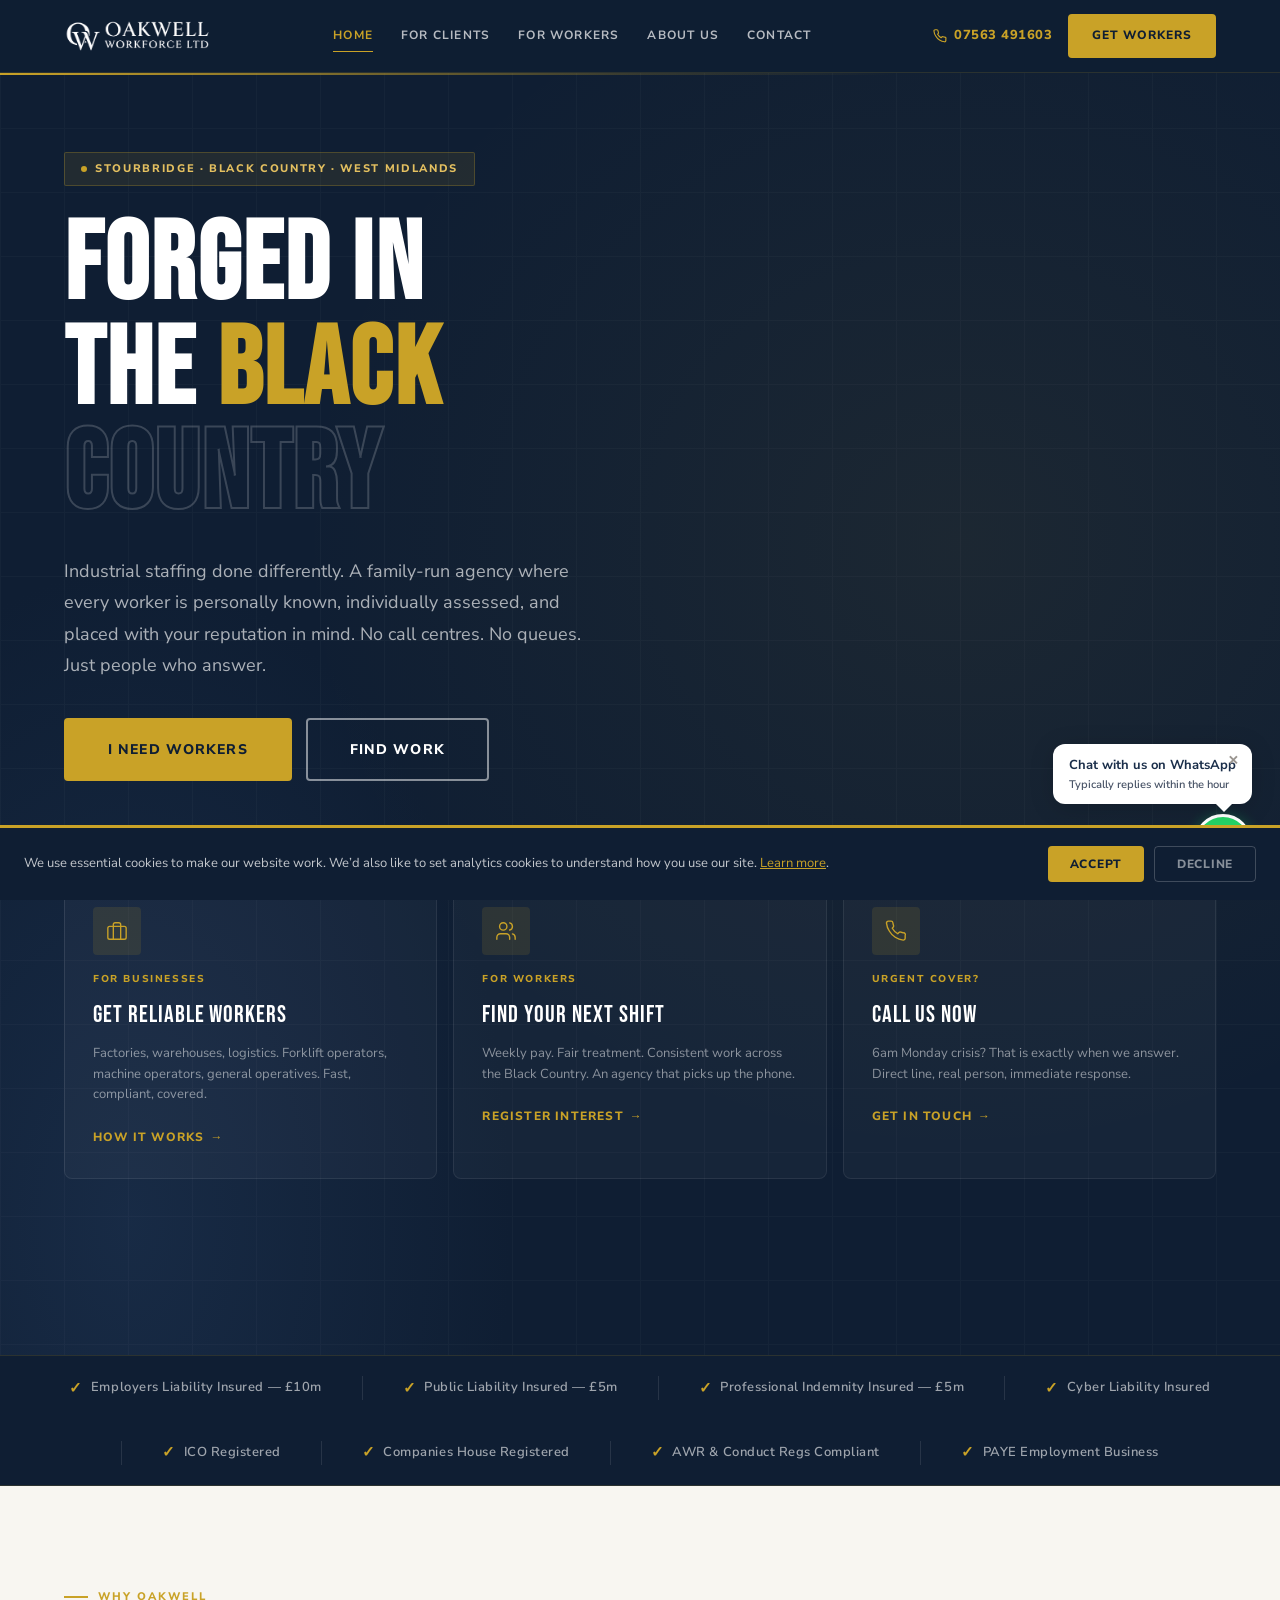
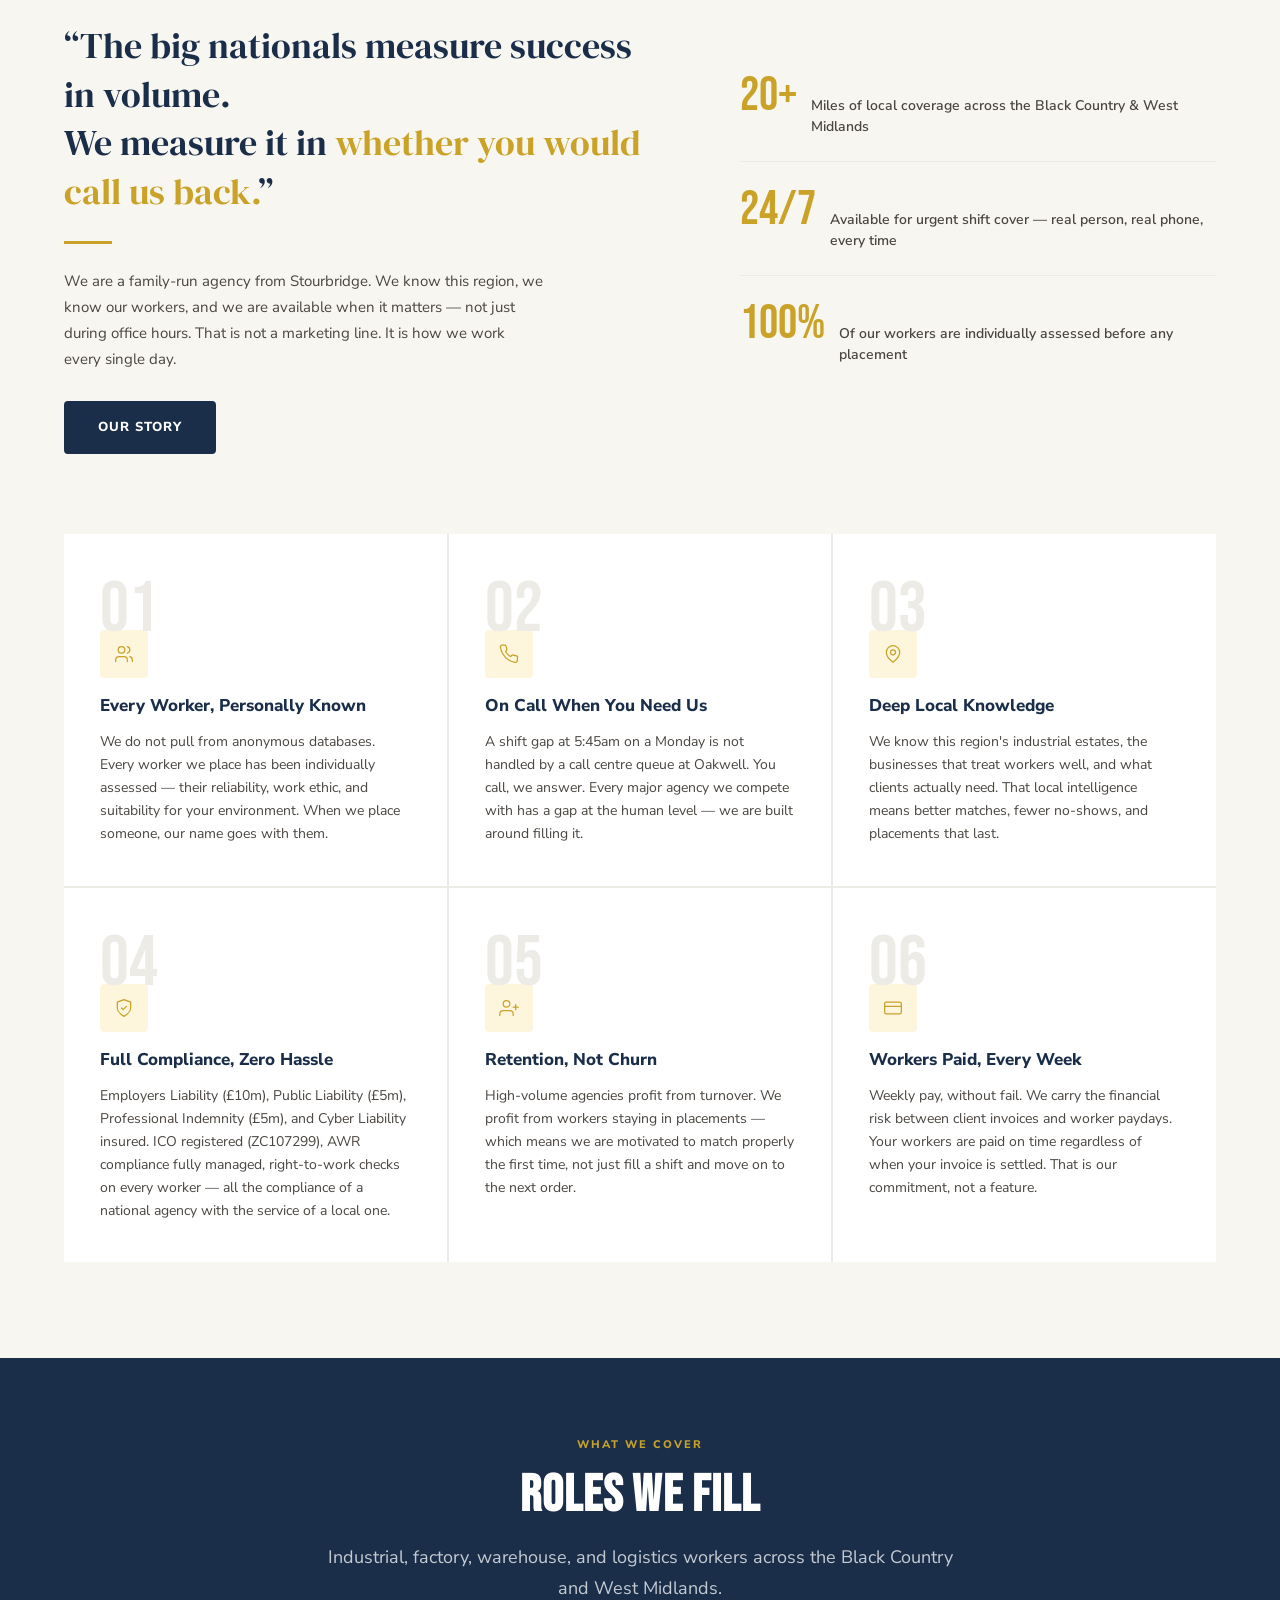
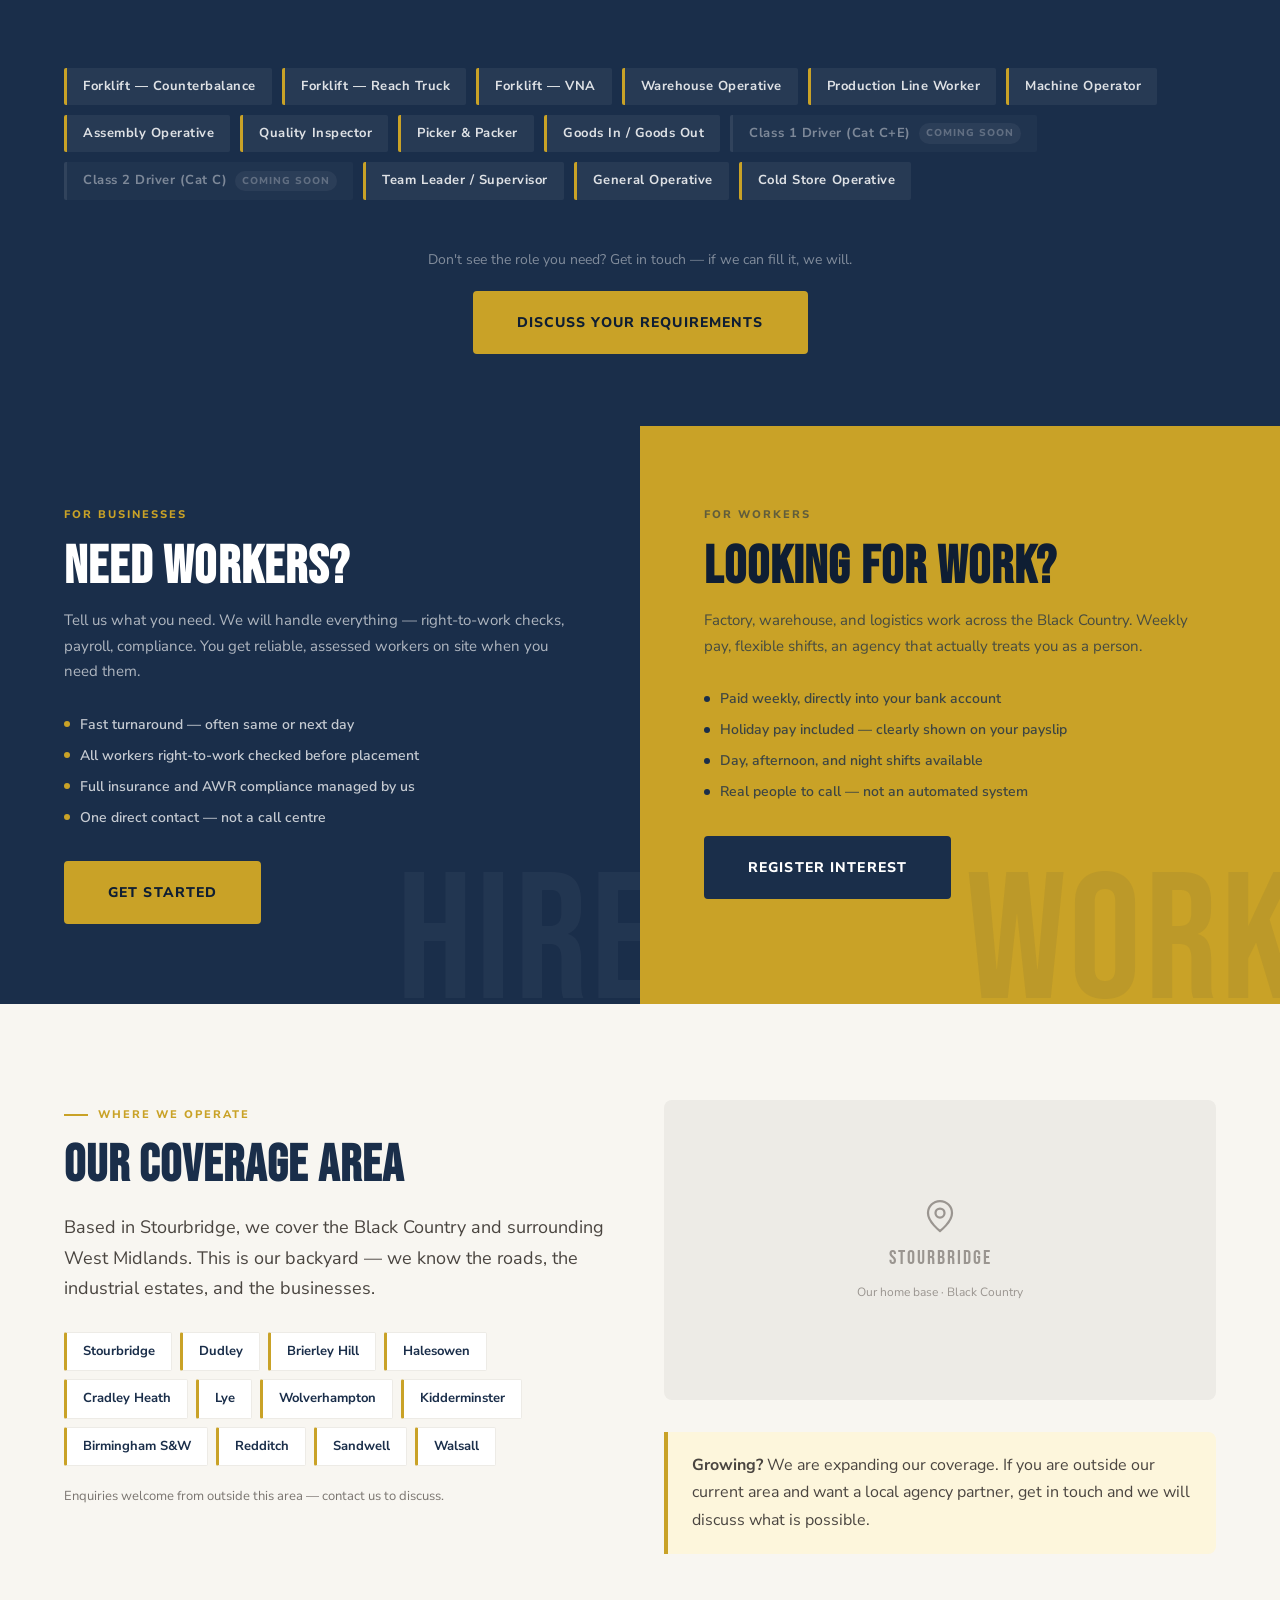
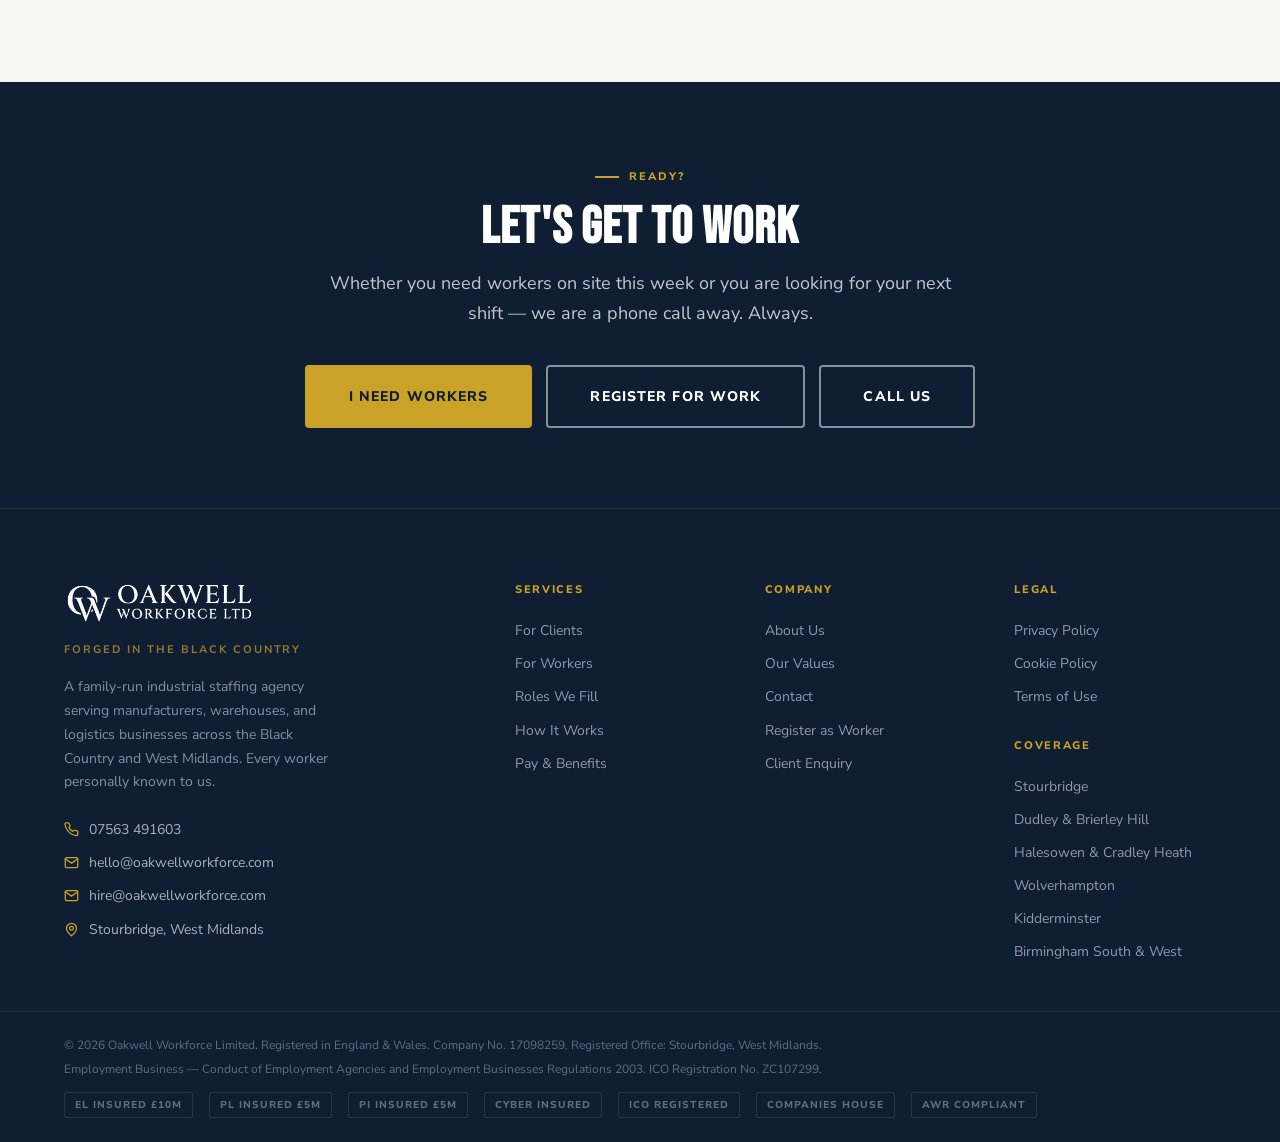
<file: index.html>
<!DOCTYPE html>
<html lang="en">
<head>
<meta charset="UTF-8"><meta name="viewport" content="width=device-width,initial-scale=1.0">
<title>Oakwell Workforce Limited | Industrial Staffing | Black Country & West Midlands</title>
<meta name="description" content="Oakwell Workforce — a family-run industrial staffing agency based in Stourbridge. Every worker personally known. On call when you need us.">
<link rel="stylesheet" href="/css/style.css">
<style>
#hero{min-height:100vh;display:flex;align-items:center;background:var(--navy-dark);position:relative;overflow:hidden;padding-top:72px}
.hero-bg{position:absolute;inset:0;pointer-events:none;background:radial-gradient(ellipse 80% 70% at 75% 40%,rgba(201,162,39,0.07) 0%,transparent 65%),radial-gradient(ellipse 50% 80% at 10% 90%,rgba(26,46,74,0.8) 0%,transparent 60%)}
.hero-grid{position:absolute;inset:0;pointer-events:none;opacity:0.025;background-image:linear-gradient(rgba(255,255,255,1) 1px,transparent 1px),linear-gradient(90deg,rgba(255,255,255,1) 1px,transparent 1px);background-size:64px 64px}
.hero-line{position:absolute;top:72px;left:0;right:0;height:3px;background:linear-gradient(90deg,var(--gold) 0%,rgba(201,162,39,0.2) 50%,transparent 70%)}
.hero-inner{position:relative;z-index:2;width:100%;max-width:1200px;margin:0 auto;padding:80px 24px}
.hero-badge{display:inline-flex;align-items:center;gap:8px;background:rgba(201,162,39,0.1);border:1px solid rgba(201,162,39,0.25);color:var(--gold-light);font-size:11px;font-weight:800;letter-spacing:0.15em;text-transform:uppercase;padding:7px 16px;border-radius:2px;margin-bottom:28px}
.badge-dot{width:6px;height:6px;background:var(--gold);border-radius:50%;animation:bdot 2s infinite}
@keyframes bdot{0%,100%{opacity:1;transform:scale(1)}50%{opacity:0.5;transform:scale(0.8)}}
.hero-title{font-family:'Bebas Neue',sans-serif;font-size:clamp(56px,9vw,110px);color:var(--white);line-height:0.95;letter-spacing:0.02em;margin-bottom:28px}
.hero-title .gold{color:var(--gold)}
.hero-title .ghost{-webkit-text-stroke:2px rgba(255,255,255,0.18);color:transparent}
.hero-body{font-size:clamp(15px,1.8vw,18px);color:rgba(255,255,255,0.65);max-width:540px;line-height:1.75;margin-bottom:36px}
.hero-fork{display:grid;grid-template-columns:repeat(3,1fr);gap:16px;margin-top:48px;padding-top:48px;border-top:1px solid rgba(255,255,255,0.08)}
.fork-card{padding:28px;border:1px solid rgba(255,255,255,0.08);border-radius:var(--radius-lg);background:rgba(255,255,255,0.03);transition:var(--transition);position:relative;overflow:hidden}
.fork-card::before{content:'';position:absolute;top:0;left:0;right:0;height:2px;background:var(--gold);transform:scaleX(0);transition:transform 0.3s ease;transform-origin:left}
.fork-card:hover{background:rgba(255,255,255,0.06);border-color:rgba(201,162,39,0.25)}
.fork-card:hover::before{transform:scaleX(1)}
.fork-icon{width:48px;height:48px;background:rgba(201,162,39,0.12);border-radius:var(--radius);display:flex;align-items:center;justify-content:center;margin-bottom:16px;color:var(--gold)}
.fork-lbl{font-size:10px;font-weight:800;letter-spacing:0.16em;text-transform:uppercase;color:var(--gold);margin-bottom:8px}
.fork-h{font-family:'Bebas Neue',sans-serif;font-size:24px;color:var(--white);margin-bottom:8px;letter-spacing:0.04em}
.fork-p{font-size:13px;color:rgba(255,255,255,0.5);margin-bottom:18px;line-height:1.6}
.fork-link{display:inline-flex;align-items:center;gap:6px;font-size:12px;font-weight:800;letter-spacing:0.1em;text-transform:uppercase;color:var(--gold);transition:gap 0.2s}
.fork-link:hover{gap:10px}
.fork-link::after{content:'→'}
.usp-grid{display:grid;grid-template-columns:repeat(3,1fr);gap:2px;background:var(--grey-light)}
.usp-item{background:var(--white);padding:40px 36px;transition:var(--transition);cursor:default}
.usp-item:hover{background:var(--navy-dark)}
.usp-item:hover .usp-num{color:rgba(255,255,255,0.06)}
.usp-item:hover .usp-h{color:var(--white)}
.usp-item:hover .usp-b{color:rgba(255,255,255,0.6)}
.usp-item:hover .usp-iw{background:rgba(201,162,39,0.15);color:var(--gold)}
.usp-num{font-family:'Bebas Neue',sans-serif;font-size:72px;color:var(--grey-light);line-height:1;margin-bottom:-16px;display:block;transition:color 0.25s}
.usp-iw{width:48px;height:48px;background:var(--gold-pale);border-radius:var(--radius);display:flex;align-items:center;justify-content:center;margin-bottom:14px;color:var(--gold);transition:all 0.25s}
.usp-h{font-size:17px;font-weight:800;color:var(--navy);margin-bottom:10px;transition:color 0.25s}
.usp-b{font-size:14px;color:var(--text-mid);line-height:1.65;transition:color 0.25s}
.cta-split{display:grid;grid-template-columns:1fr 1fr}
.cta-pane{padding:80px 64px;position:relative;overflow:hidden}
.cta-pane--navy{background:var(--navy)}
.cta-pane--gold{background:var(--gold)}
.cta-bg-word{position:absolute;bottom:-30px;right:-20px;font-family:'Bebas Neue',sans-serif;font-size:180px;line-height:1;pointer-events:none;user-select:none;letter-spacing:0.02em}
.cta-pane--navy .cta-bg-word{color:rgba(255,255,255,0.04)}
.cta-pane--gold .cta-bg-word{color:rgba(26,46,74,0.07)}
.cta-lbl{font-size:11px;font-weight:800;letter-spacing:0.18em;text-transform:uppercase;margin-bottom:16px}
.cta-pane--navy .cta-lbl{color:var(--gold)}
.cta-pane--gold .cta-lbl{color:rgba(26,46,74,0.6)}
.cta-h{font-family:'Bebas Neue',sans-serif;font-size:clamp(36px,4.5vw,54px);line-height:1;letter-spacing:0.02em;margin-bottom:14px}
.cta-pane--navy .cta-h{color:var(--white)}
.cta-pane--gold .cta-h{color:var(--navy-dark)}
.cta-p{font-size:15px;line-height:1.7;margin-bottom:28px}
.cta-pane--navy .cta-p{color:rgba(255,255,255,0.65)}
.cta-pane--gold .cta-p{color:rgba(26,46,74,0.75)}
.cta-pts{display:flex;flex-direction:column;gap:8px;margin-bottom:32px}
.cta-pt{display:flex;align-items:center;gap:10px;font-size:14px;font-weight:600}
.cta-pane--navy .cta-pt{color:rgba(255,255,255,0.75)}
.cta-pane--gold .cta-pt{color:rgba(26,46,74,0.8)}
.cta-pt::before{content:'';width:6px;height:6px;border-radius:50%;flex-shrink:0}
.cta-pane--navy .cta-pt::before{background:var(--gold)}
.cta-pane--gold .cta-pt::before{background:var(--navy)}
.why-cols{display:grid;grid-template-columns:5fr 4fr;gap:80px;align-items:center;margin-bottom:80px}
.why-q{font-family:'DM Serif Display',serif;font-size:clamp(22px,3vw,36px);color:var(--navy);line-height:1.35}
.why-q span{color:var(--gold)}
.why-stats{display:flex;flex-direction:column}
.wstat{padding:24px 0;border-bottom:1px solid var(--grey-light);display:flex;align-items:baseline;gap:14px}
.wstat:first-child{padding-top:0}
.wstat:last-child{border-bottom:none;padding-bottom:0}
.wstat-n{font-family:'Bebas Neue',sans-serif;font-size:48px;color:var(--gold);line-height:1;flex-shrink:0}
.wstat-l{font-size:14px;color:var(--text-mid);line-height:1.5;font-weight:600}
.area-pills{display:flex;flex-wrap:wrap;gap:8px}
.area-pill{padding:8px 16px;background:var(--white);border:1px solid var(--grey-light);border-radius:2px;font-size:13px;font-weight:700;color:var(--navy);border-left:3px solid var(--gold)}
.map-block{background:var(--grey-light);border-radius:var(--radius-lg);height:300px;display:flex;align-items:center;justify-content:center;flex-direction:column;gap:8px}
.map-block-title{font-family:'Bebas Neue',sans-serif;font-size:20px;color:var(--grey);letter-spacing:0.1em}
@media(max-width:1024px){.usp-grid{grid-template-columns:repeat(2,1fr)}.why-cols{grid-template-columns:1fr;gap:40px}}
@media(max-width:768px){.hero-fork,.cta-split{grid-template-columns:1fr}.usp-grid{grid-template-columns:1fr}.cta-pane{padding:56px 28px}}
</style>
</head>
<body>
<div id="nav-placeholder"></div>
<section id="hero">
<div class="hero-bg"></div><div class="hero-grid"></div><div class="hero-line"></div>
<div class="hero-inner">
  <div class="hero-badge animate-fade-in"><span class="badge-dot"></span> Stourbridge &middot; Black Country &middot; West Midlands</div>
  <h1 class="hero-title animate-fade-up delay-1">FORGED IN<br>THE <span class="gold">BLACK</span><br><span class="ghost">COUNTRY</span></h1>
  <p class="hero-body animate-fade-up delay-2">Industrial staffing done differently. A family-run agency where every worker is personally known, individually assessed, and placed with your reputation in mind. No call centres. No queues. Just people who answer.</p>
  <div class="btn-group animate-fade-up delay-3">
    <a href="/pages/clients.html" class="btn btn--gold btn--lg">I Need Workers</a>
    <a href="/pages/workers.html" class="btn btn--outline-white btn--lg">Find Work</a>
  </div>
  <div class="hero-fork animate-fade-up delay-4">
    <div class="fork-card">
      <div class="fork-icon"><svg xmlns="http://www.w3.org/2000/svg" width="22" height="22" viewBox="0 0 24 24" fill="none" stroke="currentColor" stroke-width="1.5" stroke-linecap="round" stroke-linejoin="round"><rect x="2" y="7" width="20" height="14" rx="2"/><path d="M16 21V5a2 2 0 0 0-2-2h-4a2 2 0 0 0-2 2v16"/></svg></div>
      <div class="fork-lbl">For Businesses</div>
      <div class="fork-h">GET RELIABLE WORKERS</div>
      <p class="fork-p">Factories, warehouses, logistics. Forklift operators, machine operators, general operatives. Fast, compliant, covered.</p>
      <a href="/pages/clients.html" class="fork-link">How it works</a>
    </div>
    <div class="fork-card">
      <div class="fork-icon"><svg xmlns="http://www.w3.org/2000/svg" width="22" height="22" viewBox="0 0 24 24" fill="none" stroke="currentColor" stroke-width="1.5" stroke-linecap="round" stroke-linejoin="round"><path d="M16 21v-2a4 4 0 0 0-4-4H6a4 4 0 0 0-4 4v2"/><circle cx="9" cy="7" r="4"/><path d="M22 21v-2a4 4 0 0 0-3-3.87"/><path d="M16 3.13a4 4 0 0 1 0 7.75"/></svg></div>
      <div class="fork-lbl">For Workers</div>
      <div class="fork-h">FIND YOUR NEXT SHIFT</div>
      <p class="fork-p">Weekly pay. Fair treatment. Consistent work across the Black Country. An agency that picks up the phone.</p>
      <a href="/pages/workers.html" class="fork-link">Register interest</a>
    </div>
    <div class="fork-card">
      <div class="fork-icon"><svg xmlns="http://www.w3.org/2000/svg" width="22" height="22" viewBox="0 0 24 24" fill="none" stroke="currentColor" stroke-width="1.5" stroke-linecap="round" stroke-linejoin="round"><path d="M22 16.92v3a2 2 0 0 1-2.18 2 19.79 19.79 0 0 1-8.63-3.07A19.5 19.5 0 0 1 4.69 12a19.79 19.79 0 0 1-3.07-8.67A2 2 0 0 1 3.6 1.27h3a2 2 0 0 1 2 1.72c.127.96.361 1.903.7 2.81a2 2 0 0 1-.45 2.11L7.91 9a16 16 0 0 0 6 6l1.27-1.27a2 2 0 0 1 2.11-.45c.907.339 1.85.573 2.81.7A2 2 0 0 1 22 16.92z"/></svg></div>
      <div class="fork-lbl">Urgent Cover?</div>
      <div class="fork-h">CALL US NOW</div>
      <p class="fork-p">6am Monday crisis? That is exactly when we answer. Direct line, real person, immediate response.</p>
      <a href="/pages/contact.html" class="fork-link">Get in touch</a>
    </div>
  </div>
</div>
</section>

<div class="trust-bar">
  <div class="trust-bar-inner container">
    <div class="trust-item"><span class="trust-item-icon">&#10003;</span> Employers Liability Insured &mdash; &pound;10m</div>
    <div class="trust-divider"></div>
    <div class="trust-item"><span class="trust-item-icon">&#10003;</span> Public Liability Insured &mdash; &pound;5m</div>
    <div class="trust-divider"></div>
    <div class="trust-item"><span class="trust-item-icon">&#10003;</span> Professional Indemnity Insured &mdash; &pound;5m</div>
    <div class="trust-divider"></div>
    <div class="trust-item"><span class="trust-item-icon">&#10003;</span> Cyber Liability Insured</div>
    <div class="trust-divider"></div>
    <div class="trust-item"><span class="trust-item-icon">&#10003;</span> ICO Registered</div>
    <div class="trust-divider"></div>
    <div class="trust-item"><span class="trust-item-icon">&#10003;</span> Companies House Registered</div>
    <div class="trust-divider"></div>
    <div class="trust-item"><span class="trust-item-icon">&#10003;</span> AWR &amp; Conduct Regs Compliant</div>
    <div class="trust-divider"></div>
    <div class="trust-item"><span class="trust-item-icon">&#10003;</span> PAYE Employment Business</div>
  </div>
</div>

<section style="background:var(--off-white)">
<div class="container">
  <div class="why-cols">
    <div class="reveal">
      <span class="section-label">Why Oakwell</span>
      <p class="why-q">&ldquo;The big nationals measure success in volume.<br>We measure it in <span>whether you would call us back.</span>&rdquo;</p>
      <div class="gold-line"></div>
      <p style="font-size:15px;color:var(--text-mid);line-height:1.75;max-width:480px;">We are a family-run agency from Stourbridge. We know this region, we know our workers, and we are available when it matters &mdash; not just during office hours. That is not a marketing line. It is how we work every single day.</p>
      <div style="margin-top:28px;"><a href="/pages/about.html" class="btn btn--navy">Our Story</a></div>
    </div>
    <div class="why-stats reveal">
      <div class="wstat"><span class="wstat-n">20+</span><span class="wstat-l">Miles of local coverage across the Black Country &amp; West Midlands</span></div>
      <div class="wstat"><span class="wstat-n">24/7</span><span class="wstat-l">Available for urgent shift cover &mdash; real person, real phone, every time</span></div>
      <div class="wstat"><span class="wstat-n">100%</span><span class="wstat-l">Of our workers are individually assessed before any placement</span></div>
    </div>
  </div>
  <div class="usp-grid">
    <div class="usp-item reveal"><span class="usp-num">01</span><div class="usp-iw"><svg xmlns="http://www.w3.org/2000/svg" width="20" height="20" viewBox="0 0 24 24" fill="none" stroke="currentColor" stroke-width="1.5" stroke-linecap="round" stroke-linejoin="round"><path d="M16 21v-2a4 4 0 0 0-4-4H6a4 4 0 0 0-4 4v2"/><circle cx="9" cy="7" r="4"/><path d="M22 21v-2a4 4 0 0 0-3-3.87"/><path d="M16 3.13a4 4 0 0 1 0 7.75"/></svg></div><h3 class="usp-h">Every Worker, Personally Known</h3><p class="usp-b">We do not pull from anonymous databases. Every worker we place has been individually assessed &mdash; their reliability, work ethic, and suitability for your environment. When we place someone, our name goes with them.</p></div>
    <div class="usp-item reveal"><span class="usp-num">02</span><div class="usp-iw"><svg xmlns="http://www.w3.org/2000/svg" width="20" height="20" viewBox="0 0 24 24" fill="none" stroke="currentColor" stroke-width="1.5" stroke-linecap="round" stroke-linejoin="round"><path d="M22 16.92v3a2 2 0 0 1-2.18 2 19.79 19.79 0 0 1-8.63-3.07A19.5 19.5 0 0 1 4.69 12a19.79 19.79 0 0 1-3.07-8.67A2 2 0 0 1 3.6 1.27h3a2 2 0 0 1 2 1.72c.127.96.361 1.903.7 2.81a2 2 0 0 1-.45 2.11L7.91 9a16 16 0 0 0 6 6l1.27-1.27a2 2 0 0 1 2.11-.45c.907.339 1.85.573 2.81.7A2 2 0 0 1 22 16.92z"/></svg></div><h3 class="usp-h">On Call When You Need Us</h3><p class="usp-b">A shift gap at 5:45am on a Monday is not handled by a call centre queue at Oakwell. You call, we answer. Every major agency we compete with has a gap at the human level &mdash; we are built around filling it.</p></div>
    <div class="usp-item reveal"><span class="usp-num">03</span><div class="usp-iw"><svg xmlns="http://www.w3.org/2000/svg" width="20" height="20" viewBox="0 0 24 24" fill="none" stroke="currentColor" stroke-width="1.5" stroke-linecap="round" stroke-linejoin="round"><path d="M20 10c0 6-8 12-8 12s-8-6-8-12a8 8 0 0 1 16 0Z"/><circle cx="12" cy="10" r="3"/></svg></div><h3 class="usp-h">Deep Local Knowledge</h3><p class="usp-b">We know this region&apos;s industrial estates, the businesses that treat workers well, and what clients actually need. That local intelligence means better matches, fewer no-shows, and placements that last.</p></div>
    <div class="usp-item reveal"><span class="usp-num">04</span><div class="usp-iw"><svg xmlns="http://www.w3.org/2000/svg" width="20" height="20" viewBox="0 0 24 24" fill="none" stroke="currentColor" stroke-width="1.5" stroke-linecap="round" stroke-linejoin="round"><path d="M12 22s8-4 8-10V5l-8-3-8 3v7c0 6 8 10 8 10z"/><path d="m9 12 2 2 4-4"/></svg></div><h3 class="usp-h">Full Compliance, Zero Hassle</h3><p class="usp-b">Employers Liability (£10m), Public Liability (£5m), Professional Indemnity (£5m), and Cyber Liability insured. ICO registered (ZC107299), AWR compliance fully managed, right-to-work checks on every worker — all the compliance of a national agency with the service of a local one.</p></div>
    <div class="usp-item reveal"><span class="usp-num">05</span><div class="usp-iw"><svg xmlns="http://www.w3.org/2000/svg" width="20" height="20" viewBox="0 0 24 24" fill="none" stroke="currentColor" stroke-width="1.5" stroke-linecap="round" stroke-linejoin="round"><path d="M17 21v-2a4 4 0 0 0-4-4H5a4 4 0 0 0-4 4v2"/><circle cx="9" cy="7" r="4"/><line x1="23" y1="11" x2="17" y2="11"/><line x1="20" y1="8" x2="20" y2="14"/></svg></div><h3 class="usp-h">Retention, Not Churn</h3><p class="usp-b">High-volume agencies profit from turnover. We profit from workers staying in placements &mdash; which means we are motivated to match properly the first time, not just fill a shift and move on to the next order.</p></div>
    <div class="usp-item reveal"><span class="usp-num">06</span><div class="usp-iw"><svg xmlns="http://www.w3.org/2000/svg" width="20" height="20" viewBox="0 0 24 24" fill="none" stroke="currentColor" stroke-width="1.5" stroke-linecap="round" stroke-linejoin="round"><rect x="2" y="5" width="20" height="14" rx="2"/><line x1="2" y1="10" x2="22" y2="10"/></svg></div><h3 class="usp-h">Workers Paid, Every Week</h3><p class="usp-b">Weekly pay, without fail. We carry the financial risk between client invoices and worker paydays. Your workers are paid on time regardless of when your invoice is settled. That is our commitment, not a feature.</p></div>
  </div>
</div>
</section>

<section style="background:var(--navy);padding:72px 0;">
<div class="container">
  <div class="section-header section-header--center">
    <span class="section-label">What We Cover</span>
    <h2 class="section-title section-title--white">ROLES WE FILL</h2>
    <p class="section-subtitle section-subtitle--white">Industrial, factory, warehouse, and logistics workers across the Black Country and West Midlands.</p>
  </div>
  <div class="role-grid reveal">
    <span class="role-tag role-tag--dark">Forklift &mdash; Counterbalance</span>
    <span class="role-tag role-tag--dark">Forklift &mdash; Reach Truck</span>
    <span class="role-tag role-tag--dark">Forklift &mdash; VNA</span>
    <span class="role-tag role-tag--dark">Warehouse Operative</span>
    <span class="role-tag role-tag--dark">Production Line Worker</span>
    <span class="role-tag role-tag--dark">Machine Operator</span>
    <span class="role-tag role-tag--dark">Assembly Operative</span>
    <span class="role-tag role-tag--dark">Quality Inspector</span>
    <span class="role-tag role-tag--dark">Picker &amp; Packer</span>
    <span class="role-tag role-tag--dark">Goods In / Goods Out</span>
    <span class="role-tag role-tag--dark role-tag--soon">Class 1 Driver (Cat C+E) <span class="role-tag-badge">Coming Soon</span></span>
    <span class="role-tag role-tag--dark role-tag--soon">Class 2 Driver (Cat C) <span class="role-tag-badge">Coming Soon</span></span>
    <span class="role-tag role-tag--dark">Team Leader / Supervisor</span>
    <span class="role-tag role-tag--dark">General Operative</span>
    <span class="role-tag role-tag--dark">Cold Store Operative</span>
  </div>
  <div style="text-align:center;margin-top:48px;" class="reveal">
    <p style="color:rgba(255,255,255,0.45);margin-bottom:20px;font-size:14px;">Don&apos;t see the role you need? Get in touch &mdash; if we can fill it, we will.</p>
    <a href="/pages/clients.html#enquiry" class="btn btn--gold btn--lg">Discuss Your Requirements</a>
  </div>
</div>
</section>

<div class="cta-split">
  <div class="cta-pane cta-pane--navy">
    <div class="cta-bg-word">HIRE</div>
    <div class="cta-lbl">For Businesses</div>
    <h2 class="cta-h">NEED WORKERS?</h2>
    <p class="cta-p">Tell us what you need. We will handle everything &mdash; right-to-work checks, payroll, compliance. You get reliable, assessed workers on site when you need them.</p>
    <div class="cta-pts">
      <div class="cta-pt">Fast turnaround &mdash; often same or next day</div>
      <div class="cta-pt">All workers right-to-work checked before placement</div>
      <div class="cta-pt">Full insurance and AWR compliance managed by us</div>
      <div class="cta-pt">One direct contact &mdash; not a call centre</div>
    </div>
    <a href="/pages/clients.html" class="btn btn--gold btn--lg">Get Started</a>
  </div>
  <div class="cta-pane cta-pane--gold">
    <div class="cta-bg-word">WORK</div>
    <div class="cta-lbl">For Workers</div>
    <h2 class="cta-h">LOOKING FOR WORK?</h2>
    <p class="cta-p">Factory, warehouse, and logistics work across the Black Country. Weekly pay, flexible shifts, an agency that actually treats you as a person.</p>
    <div class="cta-pts">
      <div class="cta-pt">Paid weekly, directly into your bank account</div>
      <div class="cta-pt">Holiday pay included &mdash; clearly shown on your payslip</div>
      <div class="cta-pt">Day, afternoon, and night shifts available</div>
      <div class="cta-pt">Real people to call &mdash; not an automated system</div>
    </div>
    <a href="/pages/workers.html" class="btn btn--navy btn--lg">Register Interest</a>
  </div>
</div>

<section style="background:var(--off-white)">
<div class="container">
  <div class="grid-2 reveal">
    <div>
      <span class="section-label">Where We Operate</span>
      <h2 class="section-title">OUR COVERAGE AREA</h2>
      <p class="section-subtitle" style="margin-bottom:28px;">Based in Stourbridge, we cover the Black Country and surrounding West Midlands. This is our backyard &mdash; we know the roads, the industrial estates, and the businesses.</p>
      <div class="area-pills" style="margin-bottom:20px;">
        <span class="area-pill">Stourbridge</span><span class="area-pill">Dudley</span>
        <span class="area-pill">Brierley Hill</span><span class="area-pill">Halesowen</span>
        <span class="area-pill">Cradley Heath</span><span class="area-pill">Lye</span>
        <span class="area-pill">Wolverhampton</span><span class="area-pill">Kidderminster</span>
        <span class="area-pill">Birmingham S&amp;W</span><span class="area-pill">Redditch</span>
        <span class="area-pill">Sandwell</span><span class="area-pill">Walsall</span>
      </div>
      <p style="font-size:13px;color:var(--text-light);">Enquiries welcome from outside this area &mdash; contact us to discuss.</p>
    </div>
    <div>
      <div class="map-block" style="margin-bottom:20px;">
        <svg xmlns="http://www.w3.org/2000/svg" width="36" height="36" viewBox="0 0 24 24" fill="none" stroke="#9A9590" stroke-width="1.5" stroke-linecap="round" stroke-linejoin="round"><path d="M20 10c0 6-8 12-8 12s-8-6-8-12a8 8 0 0 1 16 0Z"/><circle cx="12" cy="10" r="3"/></svg>
        <div class="map-block-title">STOURBRIDGE</div>
        <div style="font-size:12px;color:var(--grey);">Our home base &middot; Black Country</div>
      </div>
      <div class="callout"><p><strong>Growing?</strong> We are expanding our coverage. If you are outside our current area and want a local agency partner, get in touch and we will discuss what is possible.</p></div>
    </div>
  </div>
</div>
</section>

<section style="background:var(--navy-dark);padding:80px 0;text-align:center;">
<div class="container--narrow">
  <span class="section-label">Ready?</span>
  <h2 class="section-title section-title--white reveal" style="margin-bottom:14px;">LET&apos;S GET TO WORK</h2>
  <p class="section-subtitle section-subtitle--white reveal" style="margin:0 auto 36px;">Whether you need workers on site this week or you are looking for your next shift &mdash; we are a phone call away. Always.</p>
  <div class="btn-group flex-center reveal">
    <a href="/pages/clients.html#enquiry" class="btn btn--gold btn--lg">I Need Workers</a>
    <a href="/pages/workers.html#register" class="btn btn--outline-white btn--lg">Register for Work</a>
    <a href="tel:07563491603" class="btn btn--outline-white btn--lg">Call Us</a>
  </div>
</div>
</section>

<div id="footer-placeholder"></div>
<script src="/js/components.js"></script>
<script src="/js/main.js"></script>
</body>
</html>
</file>
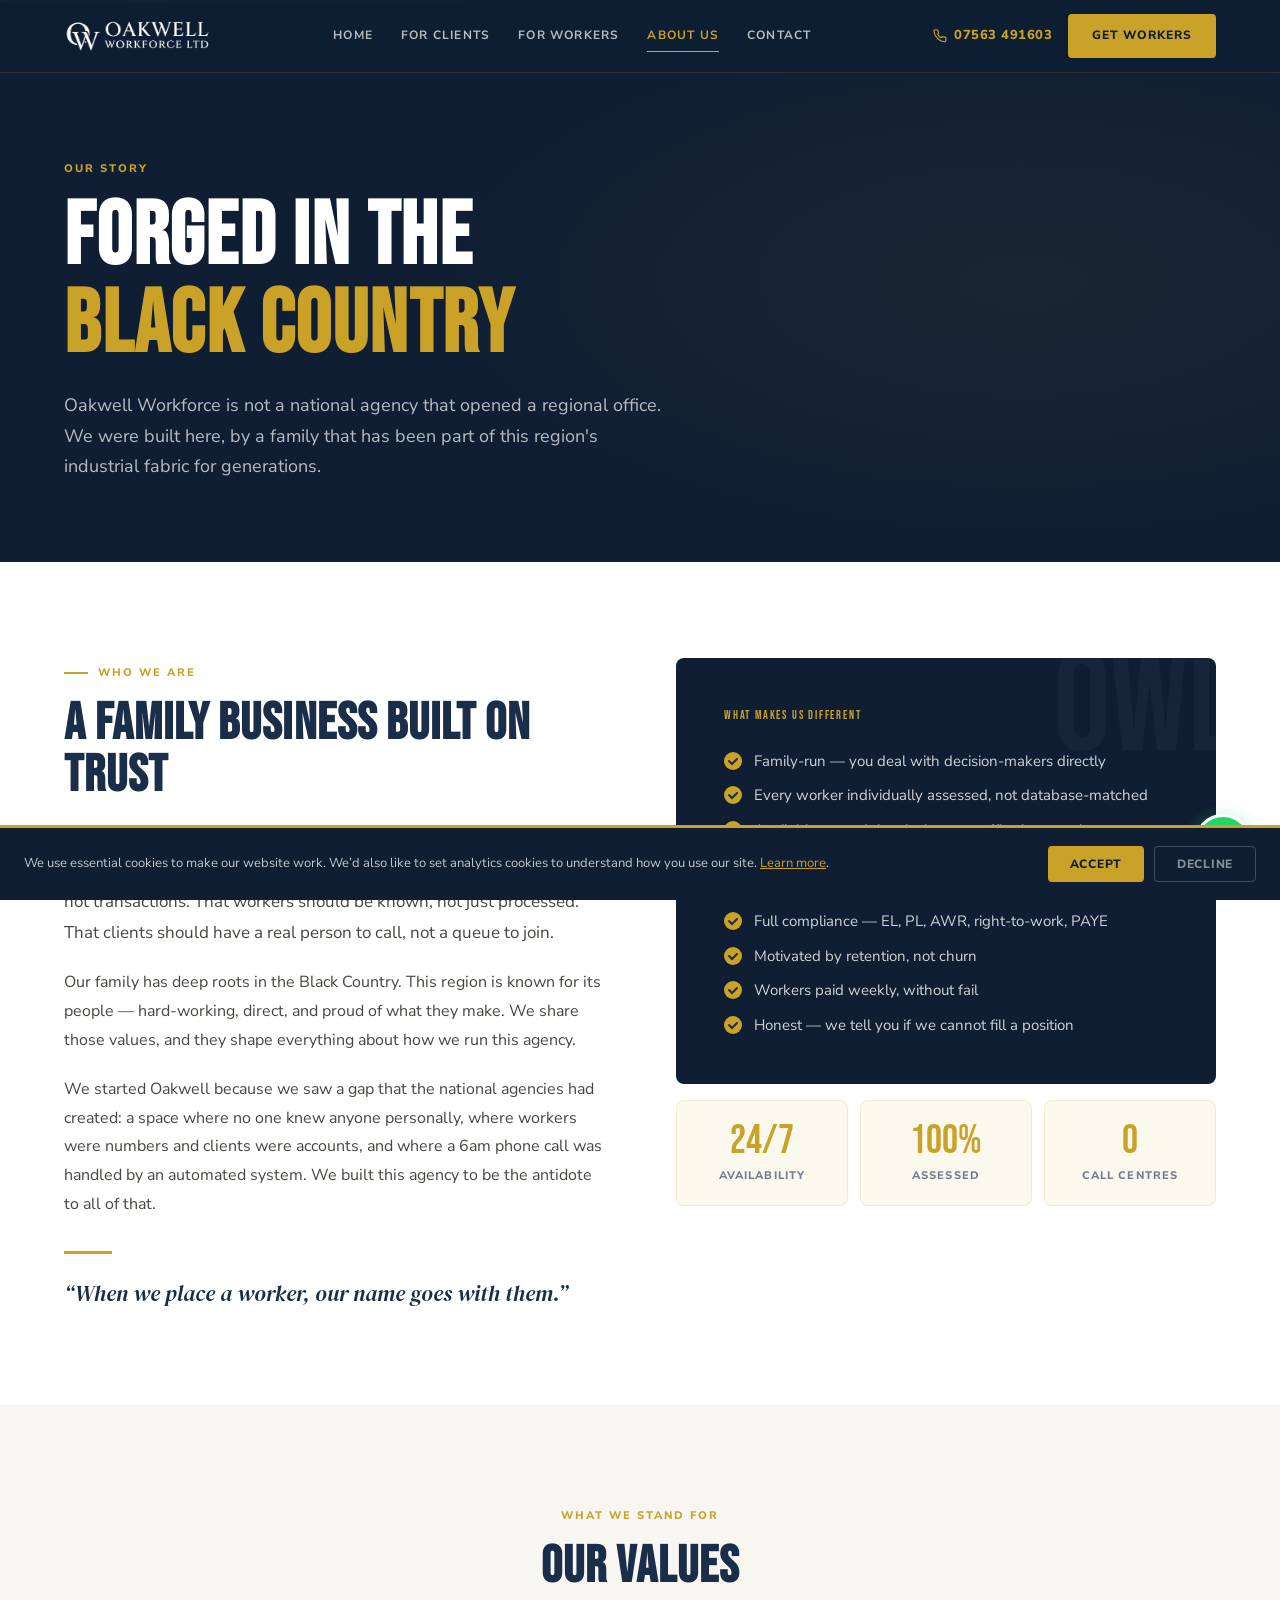
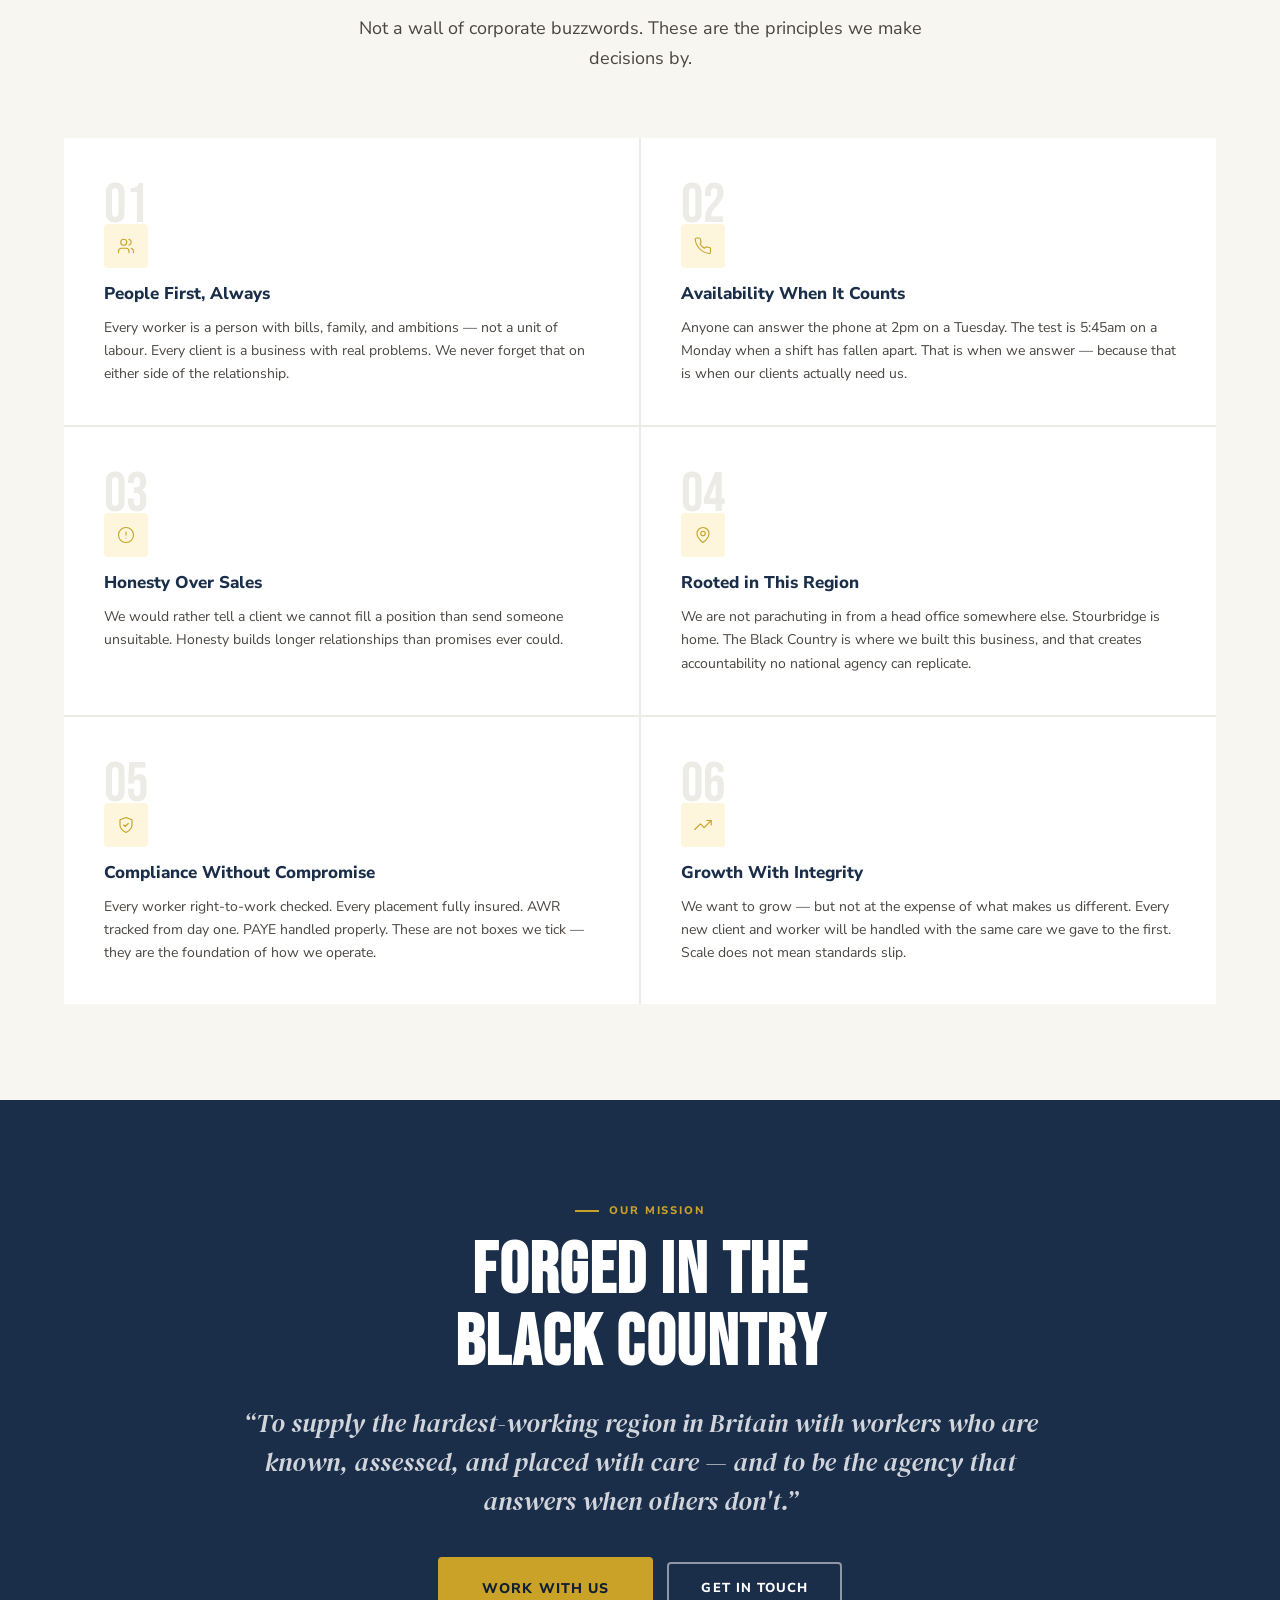
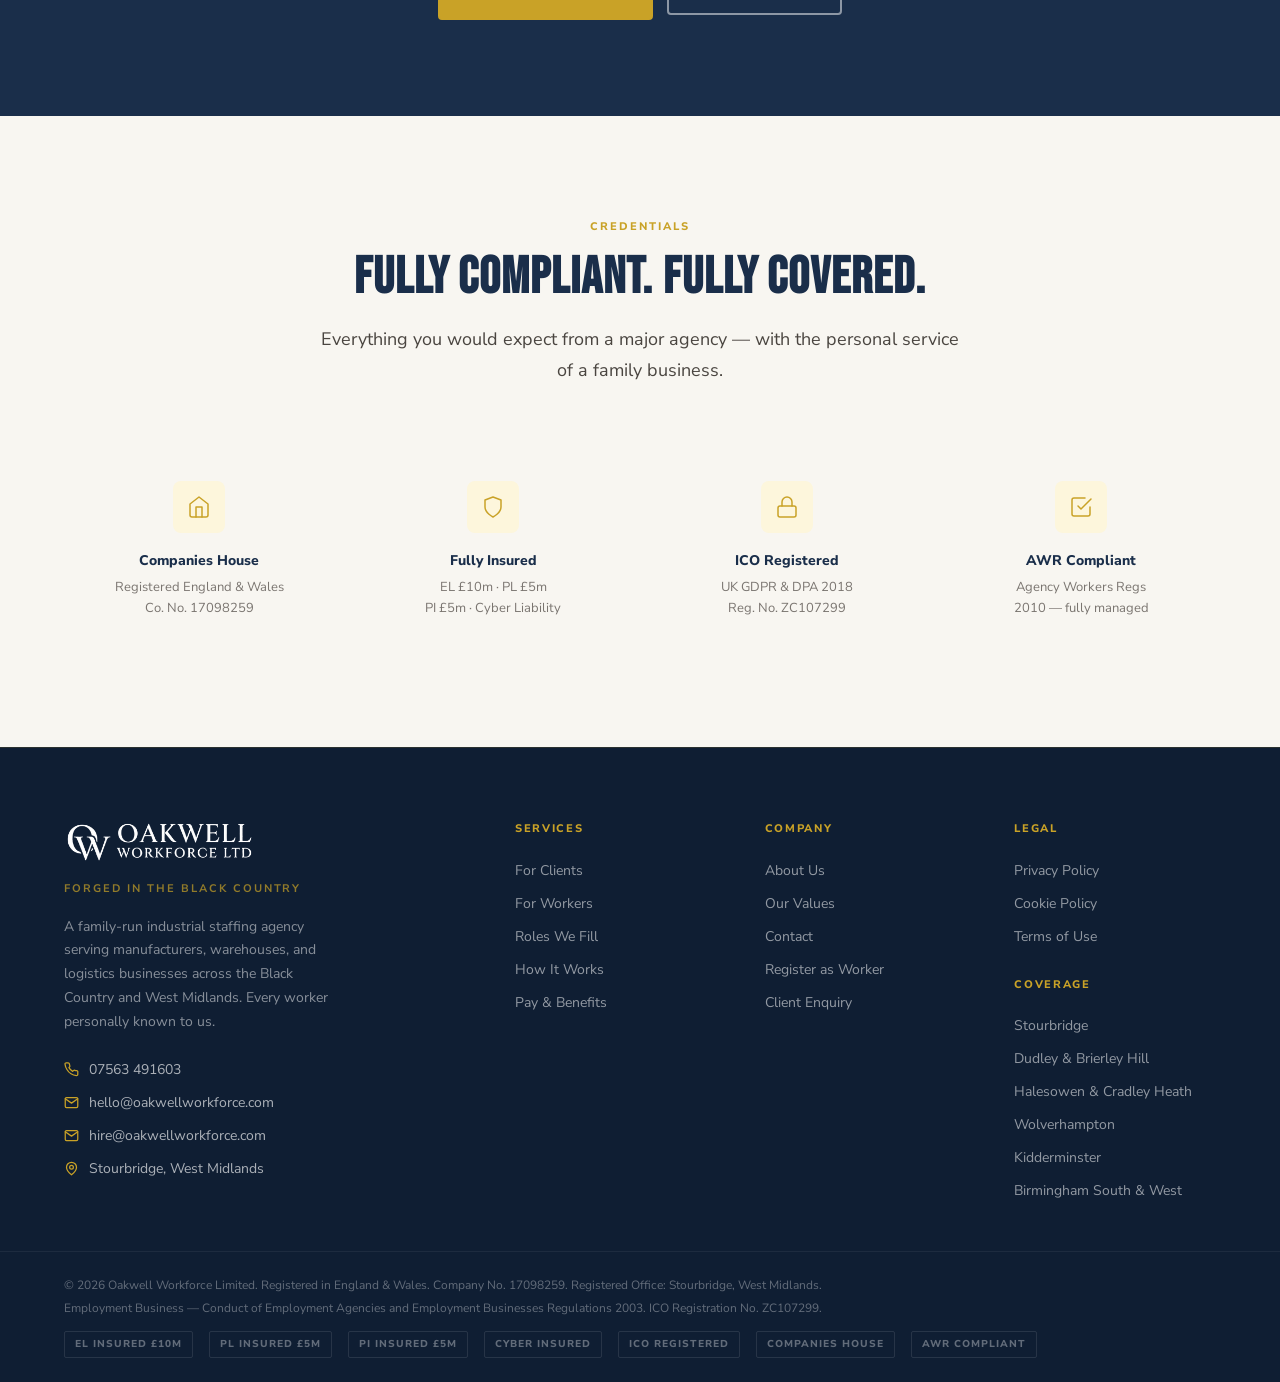
<file: pages/about.html>
<!DOCTYPE html>
<html lang="en">
<head>
<meta charset="UTF-8"><meta name="viewport" content="width=device-width,initial-scale=1.0">
<title>About Us | Oakwell Workforce Limited | Black Country Staffing Agency</title>
<meta name="description" content="Oakwell Workforce — a family-run industrial staffing agency forged in the Black Country. Our story, our values, and why we do things differently.">
<link rel="stylesheet" href="/css/style.css">
<style>
.values-grid{display:grid;grid-template-columns:repeat(2,1fr);gap:2px;background:var(--grey-light)}
.value-item{background:var(--white);padding:40px 36px;border-left:4px solid transparent;transition:var(--transition)}
.value-item:hover{border-left-color:var(--gold);background:var(--gold-pale)}
.v-num{font-family:'Bebas Neue',sans-serif;font-size:56px;color:var(--grey-light);line-height:1;margin-bottom:-10px;display:block;transition:color 0.25s}
.value-item:hover .v-num{color:rgba(201,162,39,0.2)}
.v-iw{width:44px;height:44px;background:var(--gold-pale);border-radius:var(--radius);display:flex;align-items:center;justify-content:center;margin-bottom:12px;color:var(--gold)}
.v-h{font-size:17px;font-weight:800;color:var(--navy);margin-bottom:8px}
.v-b{font-size:14px;color:var(--text-mid);line-height:1.65}
@media(max-width:768px){.values-grid{grid-template-columns:1fr}}
</style>
</head>
<body>
<div id="nav-placeholder"></div>

<div class="page-hero">
  <div class="page-hero-bg"></div><div class="page-hero-line"></div>
  <div class="container page-hero-content">
    <div class="page-hero-label">Our Story</div>
    <h1 class="page-hero-title">FORGED IN THE<br><span>BLACK COUNTRY</span></h1>
    <p class="page-hero-sub">Oakwell Workforce is not a national agency that opened a regional office. We were built here, by a family that has been part of this region&apos;s industrial fabric for generations.</p>
  </div>
</div>

<section style="background:var(--white)">
<div class="container">
  <div class="grid-2 reveal" style="gap:72px;align-items:start;">
    <div>
      <span class="section-label">Who We Are</span>
      <h2 class="section-title" style="margin-bottom:24px;">A FAMILY BUSINESS BUILT ON TRUST</h2>
      <p style="font-size:17px;color:var(--text-mid);line-height:1.8;margin-bottom:20px;">Oakwell Workforce Limited was founded in Stourbridge with one simple belief: that industrial staffing should be built on relationships, not transactions. That workers should be known, not just processed. That clients should have a real person to call, not a queue to join.</p>
      <p style="font-size:16px;color:var(--text-mid);line-height:1.8;margin-bottom:20px;">Our family has deep roots in the Black Country. This region is known for its people &mdash; hard-working, direct, and proud of what they make. We share those values, and they shape everything about how we run this agency.</p>
      <p style="font-size:16px;color:var(--text-mid);line-height:1.8;">We started Oakwell because we saw a gap that the national agencies had created: a space where no one knew anyone personally, where workers were numbers and clients were accounts, and where a 6am phone call was handled by an automated system. We built this agency to be the antidote to all of that.</p>
      <div class="gold-line" style="margin-top:32px;"></div>
      <p style="font-family:'DM Serif Display',serif;font-size:22px;color:var(--navy);line-height:1.4;font-style:italic;margin-top:8px;">&ldquo;When we place a worker, our name goes with them.&rdquo;</p>
    </div>
    <div>
      <div style="background:var(--navy-dark);border-radius:var(--radius-lg);padding:48px;position:relative;overflow:hidden;">
        <div style="position:absolute;top:-20px;right:-20px;font-family:'Bebas Neue',sans-serif;font-size:140px;color:rgba(255,255,255,0.03);line-height:1;pointer-events:none;">OWL</div>
        <div style="position:relative;z-index:2;">
          <div style="font-family:'Bebas Neue',sans-serif;font-size:12px;letter-spacing:0.15em;color:var(--gold);margin-bottom:24px;">WHAT MAKES US DIFFERENT</div>
          <div class="check-list">
            <div class="check-item check-item--white">Family-run &mdash; you deal with decision-makers directly</div>
            <div class="check-item check-item--white">Every worker individually assessed, not database-matched</div>
            <div class="check-item check-item--white">Available around the clock &mdash; not office hours only</div>
            <div class="check-item check-item--white">Deep local knowledge of the Black Country industrial landscape</div>
            <div class="check-item check-item--white">Full compliance &mdash; EL, PL, AWR, right-to-work, PAYE</div>
            <div class="check-item check-item--white">Motivated by retention, not churn</div>
            <div class="check-item check-item--white">Workers paid weekly, without fail</div>
            <div class="check-item check-item--white">Honest &mdash; we tell you if we cannot fill a position</div>
          </div>
        </div>
      </div>
      <div style="display:grid;grid-template-columns:repeat(3,1fr);gap:12px;margin-top:16px;">
        <div style="background:rgba(201,162,39,0.08);border:1px solid rgba(201,162,39,0.15);border-radius:var(--radius-lg);padding:20px;text-align:center;"><div style="font-family:'Bebas Neue',sans-serif;font-size:40px;color:var(--gold);line-height:1;">24/7</div><div style="font-size:11px;color:rgba(26,46,74,0.6);font-weight:800;text-transform:uppercase;letter-spacing:0.1em;margin-top:6px;">Availability</div></div>
        <div style="background:rgba(201,162,39,0.08);border:1px solid rgba(201,162,39,0.15);border-radius:var(--radius-lg);padding:20px;text-align:center;"><div style="font-family:'Bebas Neue',sans-serif;font-size:40px;color:var(--gold);line-height:1;">100%</div><div style="font-size:11px;color:rgba(26,46,74,0.6);font-weight:800;text-transform:uppercase;letter-spacing:0.1em;margin-top:6px;">Assessed</div></div>
        <div style="background:rgba(201,162,39,0.08);border:1px solid rgba(201,162,39,0.15);border-radius:var(--radius-lg);padding:20px;text-align:center;"><div style="font-family:'Bebas Neue',sans-serif;font-size:40px;color:var(--gold);line-height:1;">0</div><div style="font-size:11px;color:rgba(26,46,74,0.6);font-weight:800;text-transform:uppercase;letter-spacing:0.1em;margin-top:6px;">Call Centres</div></div>
      </div>
    </div>
  </div>
</div>
</section>

<section id="values" style="background:var(--off-white)">
<div class="container">
  <div class="section-header section-header--center">
    <span class="section-label">What We Stand For</span>
    <h2 class="section-title">OUR VALUES</h2>
    <p class="section-subtitle">Not a wall of corporate buzzwords. These are the principles we make decisions by.</p>
  </div>
  <div class="values-grid reveal">
    <div class="value-item"><span class="v-num">01</span><div class="v-iw"><svg xmlns="http://www.w3.org/2000/svg" width="18" height="18" viewBox="0 0 24 24" fill="none" stroke="currentColor" stroke-width="1.5" stroke-linecap="round" stroke-linejoin="round"><path d="M16 21v-2a4 4 0 0 0-4-4H6a4 4 0 0 0-4 4v2"/><circle cx="9" cy="7" r="4"/><path d="M22 21v-2a4 4 0 0 0-3-3.87"/><path d="M16 3.13a4 4 0 0 1 0 7.75"/></svg></div><h3 class="v-h">People First, Always</h3><p class="v-b">Every worker is a person with bills, family, and ambitions &mdash; not a unit of labour. Every client is a business with real problems. We never forget that on either side of the relationship.</p></div>
    <div class="value-item"><span class="v-num">02</span><div class="v-iw"><svg xmlns="http://www.w3.org/2000/svg" width="18" height="18" viewBox="0 0 24 24" fill="none" stroke="currentColor" stroke-width="1.5" stroke-linecap="round" stroke-linejoin="round"><path d="M22 16.92v3a2 2 0 0 1-2.18 2 19.79 19.79 0 0 1-8.63-3.07A19.5 19.5 0 0 1 4.69 12a19.79 19.79 0 0 1-3.07-8.67A2 2 0 0 1 3.6 1.27h3a2 2 0 0 1 2 1.72c.127.96.361 1.903.7 2.81a2 2 0 0 1-.45 2.11L7.91 9a16 16 0 0 0 6 6l1.27-1.27a2 2 0 0 1 2.11-.45c.907.339 1.85.573 2.81.7A2 2 0 0 1 22 16.92z"/></svg></div><h3 class="v-h">Availability When It Counts</h3><p class="v-b">Anyone can answer the phone at 2pm on a Tuesday. The test is 5:45am on a Monday when a shift has fallen apart. That is when we answer &mdash; because that is when our clients actually need us.</p></div>
    <div class="value-item"><span class="v-num">03</span><div class="v-iw"><svg xmlns="http://www.w3.org/2000/svg" width="18" height="18" viewBox="0 0 24 24" fill="none" stroke="currentColor" stroke-width="1.5" stroke-linecap="round" stroke-linejoin="round"><circle cx="12" cy="12" r="10"/><line x1="12" y1="8" x2="12" y2="12"/><line x1="12" y1="16" x2="12.01" y2="16"/></svg></div><h3 class="v-h">Honesty Over Sales</h3><p class="v-b">We would rather tell a client we cannot fill a position than send someone unsuitable. Honesty builds longer relationships than promises ever could.</p></div>
    <div class="value-item"><span class="v-num">04</span><div class="v-iw"><svg xmlns="http://www.w3.org/2000/svg" width="18" height="18" viewBox="0 0 24 24" fill="none" stroke="currentColor" stroke-width="1.5" stroke-linecap="round" stroke-linejoin="round"><path d="M20 10c0 6-8 12-8 12s-8-6-8-12a8 8 0 0 1 16 0Z"/><circle cx="12" cy="10" r="3"/></svg></div><h3 class="v-h">Rooted in This Region</h3><p class="v-b">We are not parachuting in from a head office somewhere else. Stourbridge is home. The Black Country is where we built this business, and that creates accountability no national agency can replicate.</p></div>
    <div class="value-item"><span class="v-num">05</span><div class="v-iw"><svg xmlns="http://www.w3.org/2000/svg" width="18" height="18" viewBox="0 0 24 24" fill="none" stroke="currentColor" stroke-width="1.5" stroke-linecap="round" stroke-linejoin="round"><path d="M12 22s8-4 8-10V5l-8-3-8 3v7c0 6 8 10 8 10z"/><path d="m9 12 2 2 4-4"/></svg></div><h3 class="v-h">Compliance Without Compromise</h3><p class="v-b">Every worker right-to-work checked. Every placement fully insured. AWR tracked from day one. PAYE handled properly. These are not boxes we tick &mdash; they are the foundation of how we operate.</p></div>
    <div class="value-item"><span class="v-num">06</span><div class="v-iw"><svg xmlns="http://www.w3.org/2000/svg" width="18" height="18" viewBox="0 0 24 24" fill="none" stroke="currentColor" stroke-width="1.5" stroke-linecap="round" stroke-linejoin="round"><polyline points="23 6 13.5 15.5 8.5 10.5 1 18"/><polyline points="17 6 23 6 23 12"/></svg></div><h3 class="v-h">Growth With Integrity</h3><p class="v-b">We want to grow &mdash; but not at the expense of what makes us different. Every new client and worker will be handled with the same care we gave to the first. Scale does not mean standards slip.</p></div>
  </div>
</div>
</section>

<section style="background:var(--navy);text-align:center;">
<div class="container--narrow">
  <span class="section-label">Our Mission</span>
  <h2 class="section-title section-title--white reveal" style="font-size:clamp(40px,6vw,72px);margin-bottom:24px;">FORGED IN THE<br>BLACK COUNTRY</h2>
  <p style="font-family:'DM Serif Display',serif;font-size:clamp(18px,2.5vw,26px);color:rgba(255,255,255,0.8);line-height:1.5;font-style:italic;margin-bottom:36px;" class="reveal">&ldquo;To supply the hardest-working region in Britain with workers who are known, assessed, and placed with care &mdash; and to be the agency that answers when others don&apos;t.&rdquo;</p>
  <div class="btn-group flex-center reveal">
    <a href="/pages/clients.html" class="btn btn--gold btn--lg">Work With Us</a>
    <a href="/pages/contact.html" class="btn btn--outline-white">Get in Touch</a>
  </div>
</div>
</section>

<section style="background:var(--off-white)">
<div class="container">
  <div class="section-header section-header--center">
    <span class="section-label">Credentials</span>
    <h2 class="section-title">FULLY COMPLIANT. FULLY COVERED.</h2>
    <p class="section-subtitle">Everything you would expect from a major agency &mdash; with the personal service of a family business.</p>
  </div>
  <div class="grid-4 reveal">
    <div style="text-align:center;padding:32px 16px;"><div style="width:52px;height:52px;background:var(--gold-pale);border-radius:var(--radius-lg);display:flex;align-items:center;justify-content:center;margin:0 auto 16px;color:var(--gold);"><svg xmlns="http://www.w3.org/2000/svg" width="24" height="24" viewBox="0 0 24 24" fill="none" stroke="currentColor" stroke-width="1.5" stroke-linecap="round" stroke-linejoin="round"><path d="M3 9l9-7 9 7v11a2 2 0 0 1-2 2H5a2 2 0 0 1-2-2z"/><polyline points="9 22 9 12 15 12 15 22"/></svg></div><div style="font-size:14px;font-weight:800;color:var(--navy);margin-bottom:4px;">Companies House</div><div style="font-size:13px;color:var(--text-light);">Registered England &amp; Wales<br>Co. No. 17098259</div></div>
    <div style="text-align:center;padding:32px 16px;"><div style="width:52px;height:52px;background:var(--gold-pale);border-radius:var(--radius-lg);display:flex;align-items:center;justify-content:center;margin:0 auto 16px;color:var(--gold);"><svg xmlns="http://www.w3.org/2000/svg" width="24" height="24" viewBox="0 0 24 24" fill="none" stroke="currentColor" stroke-width="1.5" stroke-linecap="round" stroke-linejoin="round"><path d="M12 22s8-4 8-10V5l-8-3-8 3v7c0 6 8 10 8 10z"/></svg></div><div style="font-size:14px;font-weight:800;color:var(--navy);margin-bottom:4px;">Fully Insured</div><div style="font-size:13px;color:var(--text-light);">EL &pound;10m &middot; PL &pound;5m<br>PI &pound;5m &middot; Cyber Liability</div></div>
    <div style="text-align:center;padding:32px 16px;"><div style="width:52px;height:52px;background:var(--gold-pale);border-radius:var(--radius-lg);display:flex;align-items:center;justify-content:center;margin:0 auto 16px;color:var(--gold);"><svg xmlns="http://www.w3.org/2000/svg" width="24" height="24" viewBox="0 0 24 24" fill="none" stroke="currentColor" stroke-width="1.5" stroke-linecap="round" stroke-linejoin="round"><rect x="3" y="11" width="18" height="11" rx="2" ry="2"/><path d="M7 11V7a5 5 0 0 1 10 0v4"/></svg></div><div style="font-size:14px;font-weight:800;color:var(--navy);margin-bottom:4px;">ICO Registered</div><div style="font-size:13px;color:var(--text-light);">UK GDPR &amp; DPA 2018<br>Reg. No. ZC107299</div></div>
    <div style="text-align:center;padding:32px 16px;"><div style="width:52px;height:52px;background:var(--gold-pale);border-radius:var(--radius-lg);display:flex;align-items:center;justify-content:center;margin:0 auto 16px;color:var(--gold);"><svg xmlns="http://www.w3.org/2000/svg" width="24" height="24" viewBox="0 0 24 24" fill="none" stroke="currentColor" stroke-width="1.5" stroke-linecap="round" stroke-linejoin="round"><polyline points="9 11 12 14 22 4"/><path d="M21 12v7a2 2 0 0 1-2 2H5a2 2 0 0 1-2-2V5a2 2 0 0 1 2-2h11"/></svg></div><div style="font-size:14px;font-weight:800;color:var(--navy);margin-bottom:4px;">AWR Compliant</div><div style="font-size:13px;color:var(--text-light);">Agency Workers Regs<br>2010 &mdash; fully managed</div></div>
  </div>
</div>
</section>

<div id="footer-placeholder"></div>
<script src="/js/components.js"></script>
<script src="/js/main.js"></script>
</body>
</html>
</file>
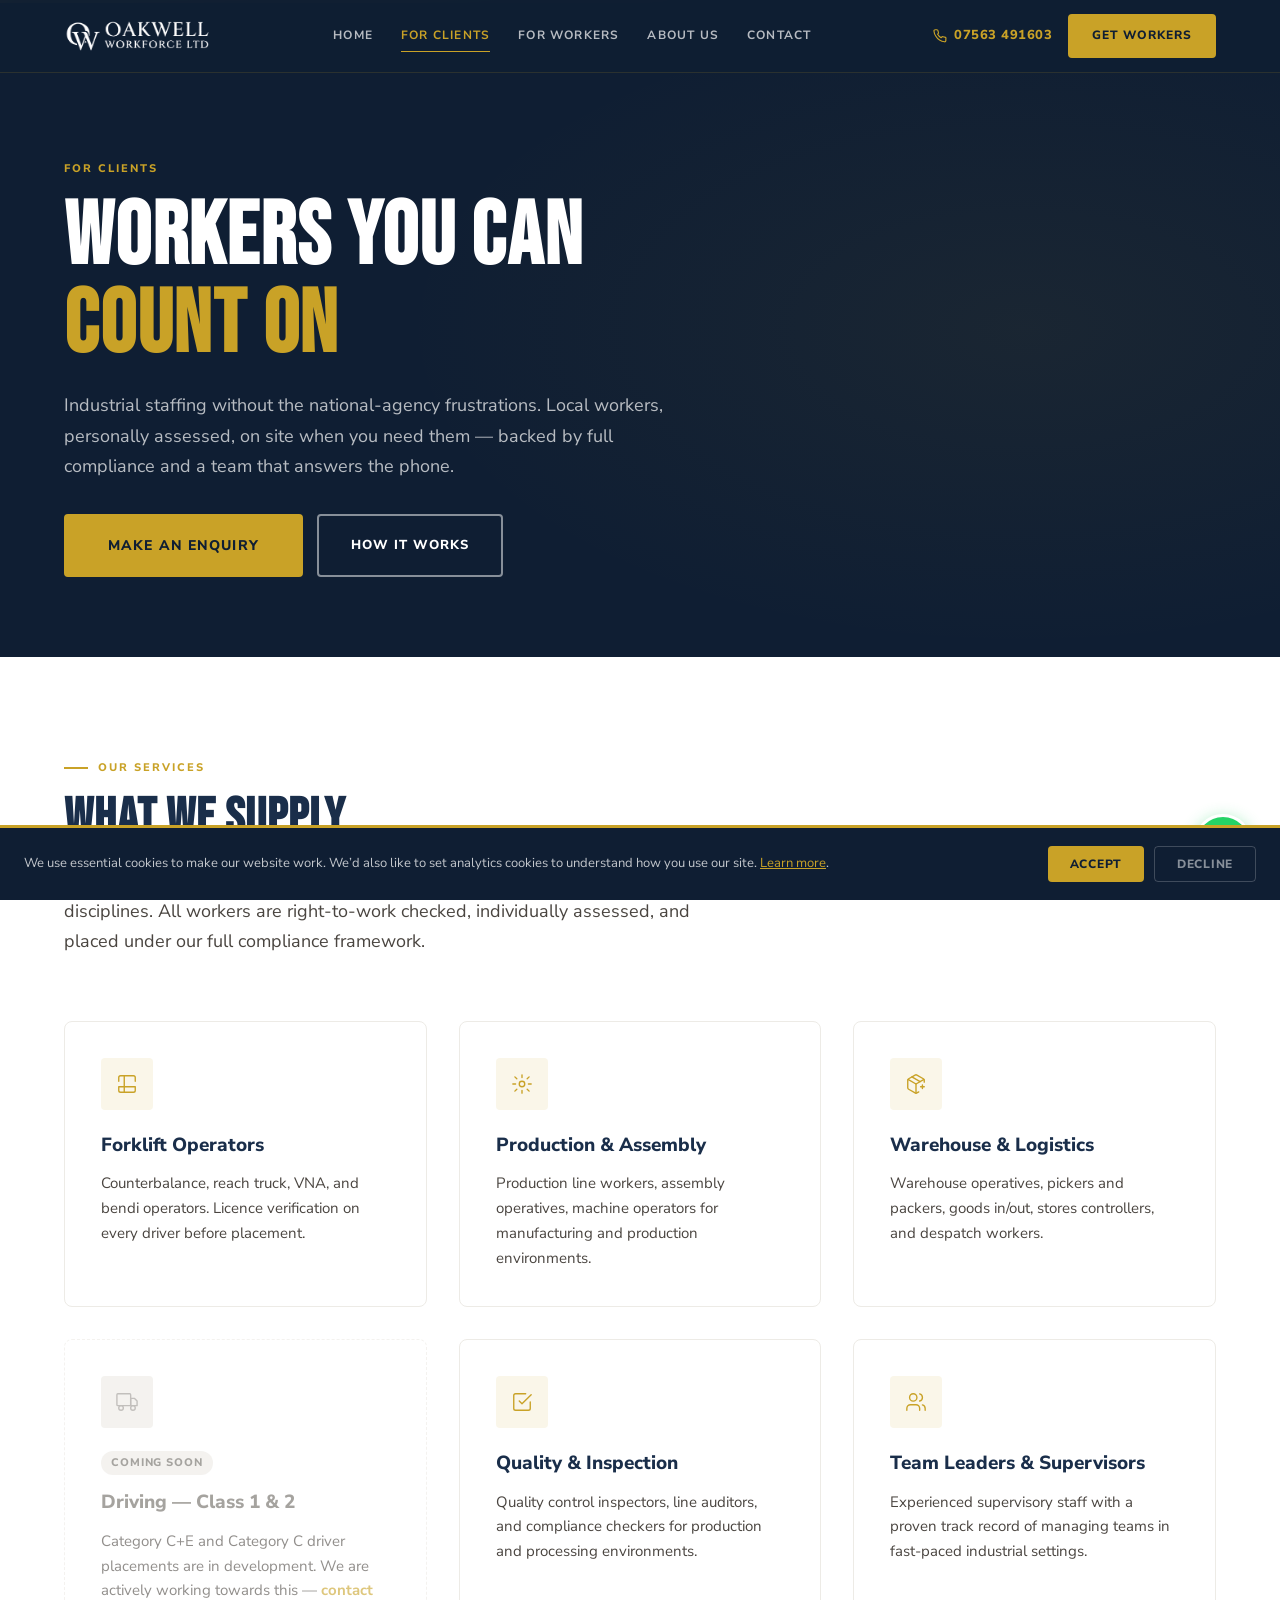
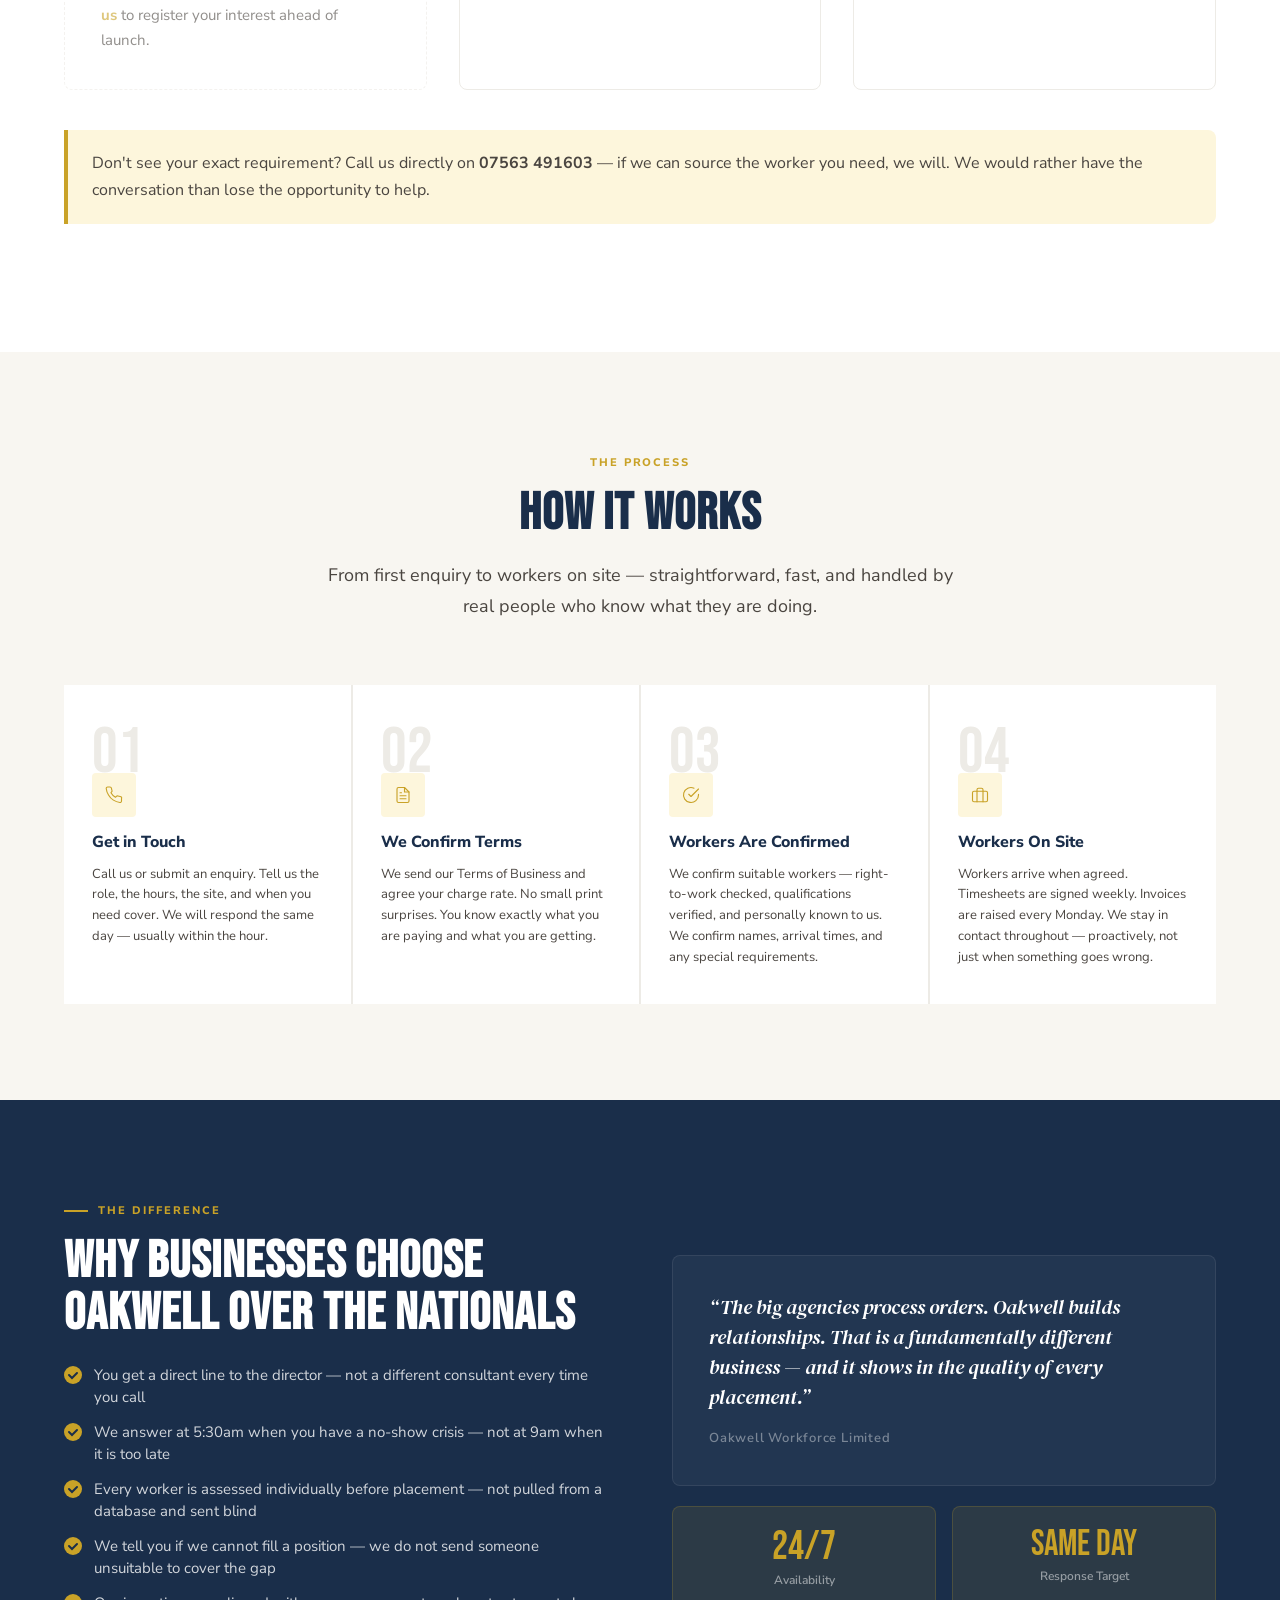
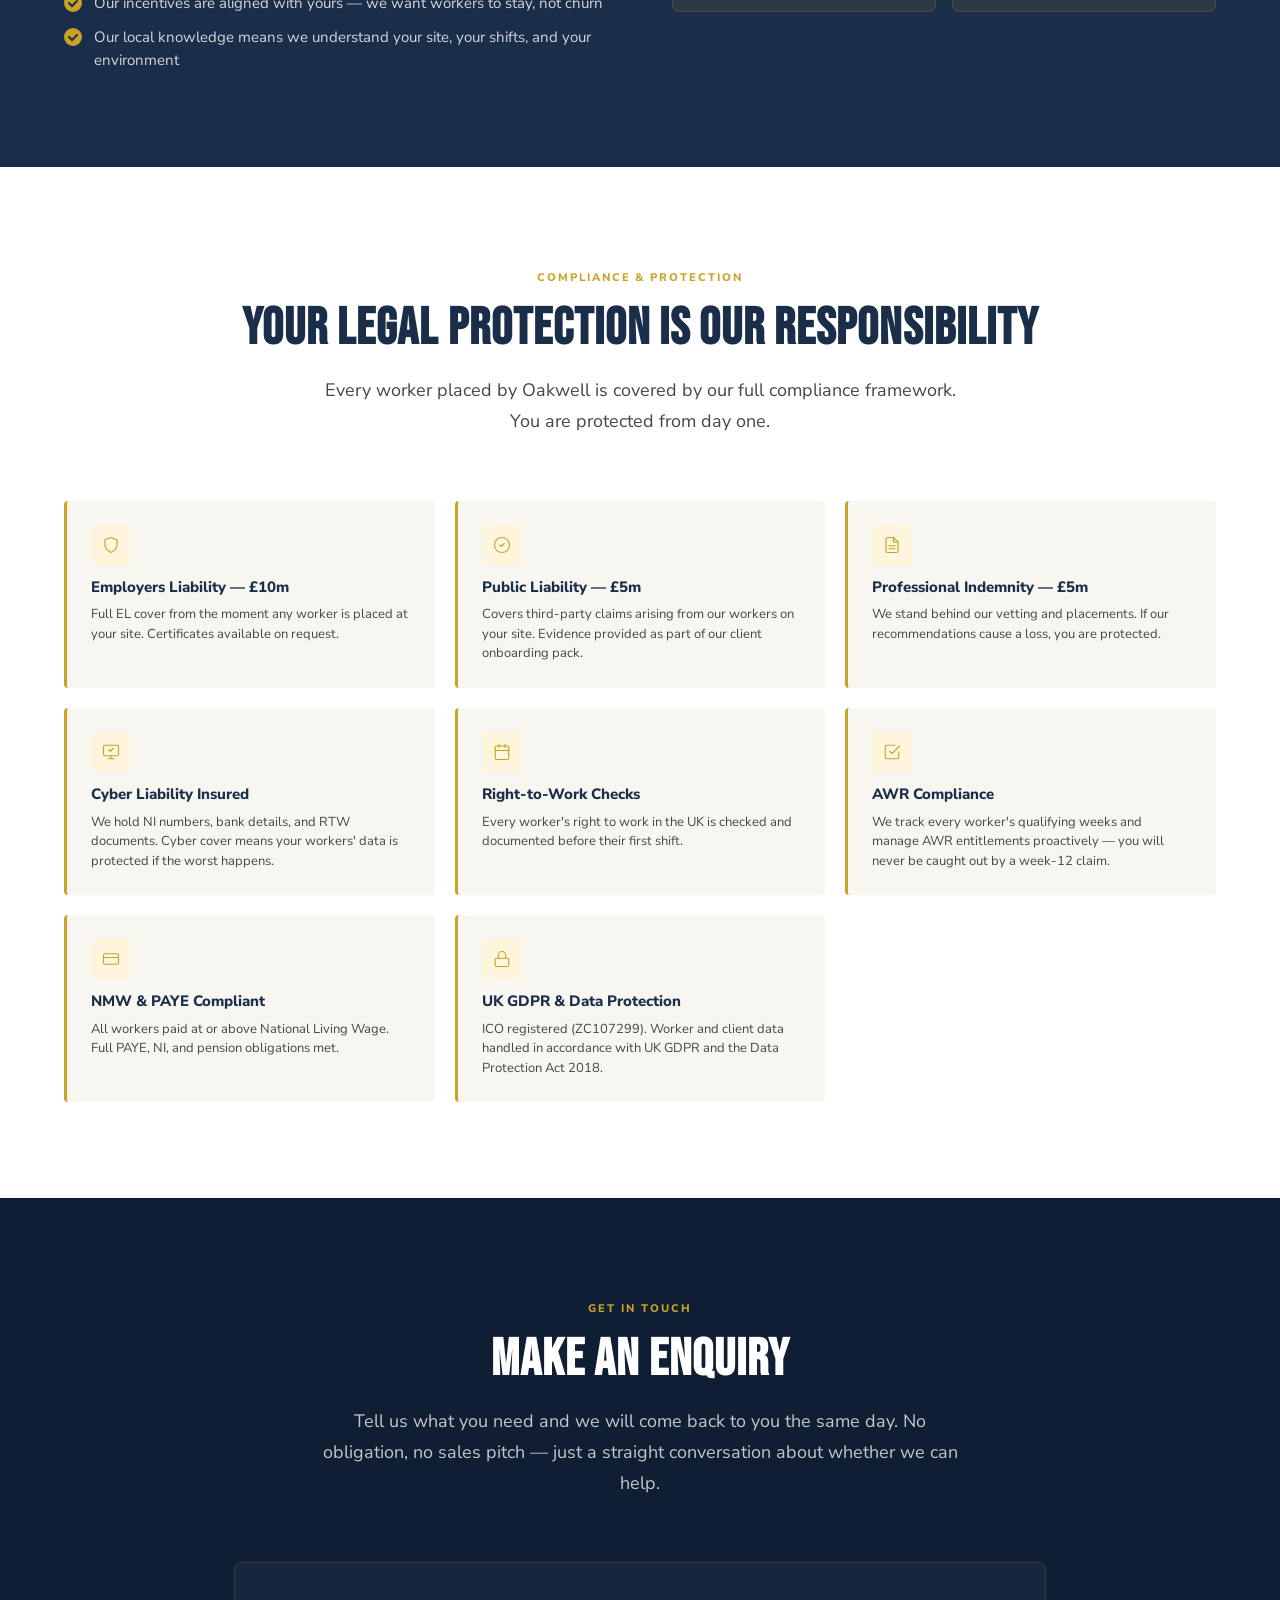
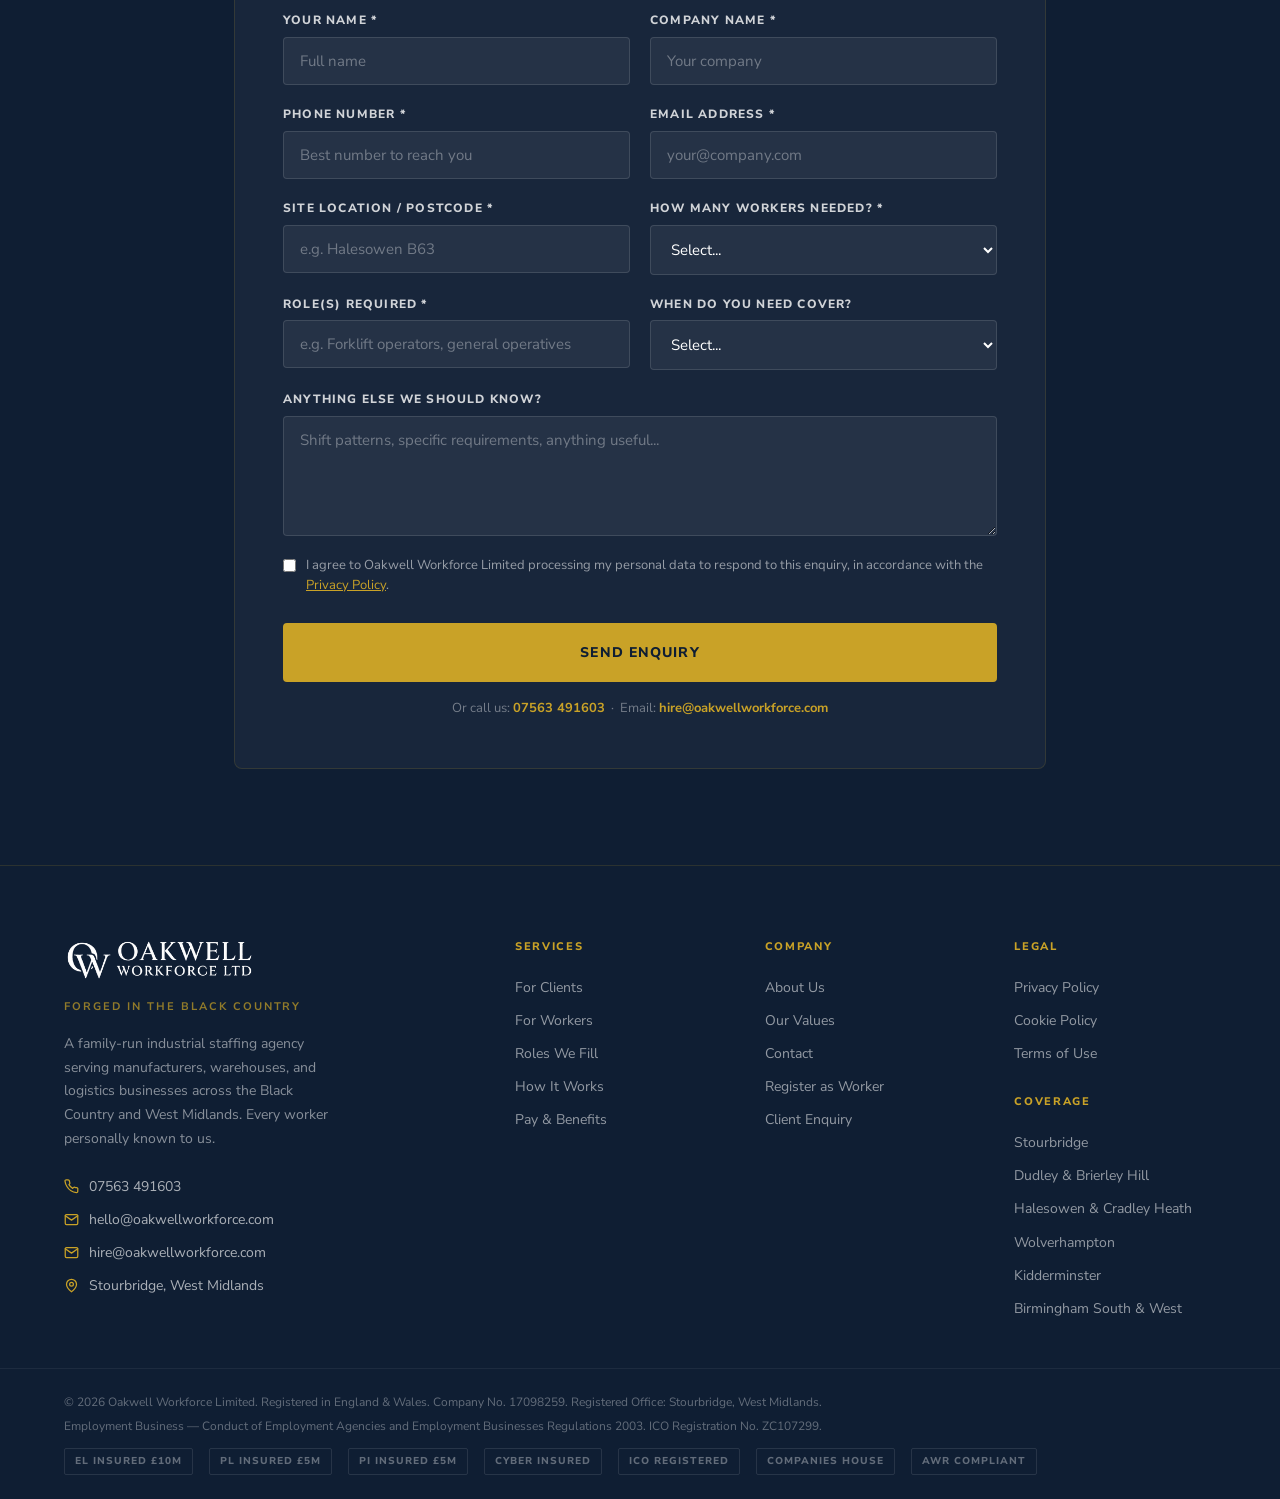
<file: pages/clients.html>
<!DOCTYPE html>
<html lang="en">
<head>
<meta charset="UTF-8"><meta name="viewport" content="width=device-width,initial-scale=1.0">
<title>For Clients | Oakwell Workforce Limited | Industrial Staffing Black Country</title>
<meta name="description" content="Need factory, warehouse or logistics workers? Oakwell Workforce supplies reliable, vetted industrial workers across the Black Country and West Midlands.">
<link rel="stylesheet" href="/css/style.css">
<style>
.process-grid{display:grid;grid-template-columns:repeat(4,1fr);gap:2px;background:var(--grey-light)}
.process-step{background:var(--white);padding:36px 28px;transition:var(--transition)}
.process-step:hover{background:var(--navy-dark)}
.process-step:hover .ps-n,.process-step:hover .ps-h,.process-step:hover .ps-b{color:var(--white)}
.process-step:hover .ps-n{opacity:0.1}
.process-step:hover .ps-iw{background:rgba(201,162,39,0.15);color:var(--gold)}
.ps-n{font-family:'Bebas Neue',sans-serif;font-size:64px;color:var(--grey-light);line-height:1;margin-bottom:-12px;display:block;transition:all 0.25s}
.ps-iw{width:44px;height:44px;background:var(--gold-pale);border-radius:var(--radius);display:flex;align-items:center;justify-content:center;margin-bottom:12px;color:var(--gold);transition:all 0.25s}
.ps-h{font-size:16px;font-weight:800;color:var(--navy);margin-bottom:8px;transition:color 0.25s}
.ps-b{font-size:13px;color:var(--text-mid);line-height:1.6;transition:color 0.25s}
.compliance-grid{display:grid;grid-template-columns:repeat(3,1fr);gap:20px}
.comp-item{padding:24px;background:var(--off-white);border-radius:var(--radius);border-left:3px solid var(--gold)}
.comp-iw{width:40px;height:40px;background:var(--gold-pale);border-radius:var(--radius);display:flex;align-items:center;justify-content:center;margin-bottom:10px;color:var(--gold)}
.comp-h{font-size:15px;font-weight:800;color:var(--navy);margin-bottom:6px}
.comp-b{font-size:13px;color:var(--text-mid);line-height:1.5}
@media(max-width:768px){.process-grid,.compliance-grid{grid-template-columns:1fr 1fr}}
@media(max-width:480px){.process-grid,.compliance-grid{grid-template-columns:1fr}}
</style>
</head>
<body>
<div id="nav-placeholder"></div>

<div class="page-hero">
  <div class="page-hero-bg"></div><div class="page-hero-line"></div>
  <div class="container page-hero-content">
    <div class="page-hero-label">For Clients</div>
    <h1 class="page-hero-title">WORKERS YOU CAN<br><span>COUNT ON</span></h1>
    <p class="page-hero-sub">Industrial staffing without the national-agency frustrations. Local workers, personally assessed, on site when you need them &mdash; backed by full compliance and a team that answers the phone.</p>
    <div class="btn-group" style="margin-top:32px;">
      <a href="#enquiry" class="btn btn--gold btn--lg">Make an Enquiry</a>
      <a href="#how" class="btn btn--outline-white">How It Works</a>
    </div>
  </div>
</div>

<section style="background:var(--white)">
<div class="container">
  <div class="section-header">
    <span class="section-label">Our Services</span>
    <h2 class="section-title">WHAT WE SUPPLY</h2>
    <p class="section-subtitle">Temporary, flexible, and ongoing worker supply across all industrial disciplines. All workers are right-to-work checked, individually assessed, and placed under our full compliance framework.</p>
  </div>
  <div class="grid-3 reveal">
    <div class="card"><div class="card-icon"><svg xmlns="http://www.w3.org/2000/svg" width="22" height="22" viewBox="0 0 24 24" fill="none" stroke="currentColor" stroke-width="1.5" stroke-linecap="round" stroke-linejoin="round"><path d="M9 3H5a2 2 0 0 0-2 2v4m6-6h10a2 2 0 0 1 2 2v4M9 3v18m0 0h10a2 2 0 0 0 2-2v-4M9 21H5a2 2 0 0 1-2-2v-4m0 0h18"/></svg></div><h3 class="card-title">Forklift Operators</h3><p class="card-body">Counterbalance, reach truck, VNA, and bendi operators. Licence verification on every driver before placement.</p></div>
    <div class="card"><div class="card-icon"><svg xmlns="http://www.w3.org/2000/svg" width="22" height="22" viewBox="0 0 24 24" fill="none" stroke="currentColor" stroke-width="1.5" stroke-linecap="round" stroke-linejoin="round"><circle cx="12" cy="12" r="3"/><path d="M12 2v3M12 19v3M4.22 4.22l2.12 2.12M17.66 17.66l2.12 2.12M2 12h3M19 12h3M4.22 19.78l2.12-2.12M17.66 6.34l2.12-2.12"/></svg></div><h3 class="card-title">Production &amp; Assembly</h3><p class="card-body">Production line workers, assembly operatives, machine operators for manufacturing and production environments.</p></div>
    <div class="card"><div class="card-icon"><svg xmlns="http://www.w3.org/2000/svg" width="22" height="22" viewBox="0 0 24 24" fill="none" stroke="currentColor" stroke-width="1.5" stroke-linecap="round" stroke-linejoin="round"><path d="M21 10V8a2 2 0 0 0-1-1.73l-7-4a2 2 0 0 0-2 0l-7 4A2 2 0 0 0 3 8v8a2 2 0 0 0 1 1.73l7 4a2 2 0 0 0 2 0l2-1.14"/><path d="m7.5 4.27 9 5.15"/><polyline points="3.29 7 12 12 20.71 7"/><line x1="12" y1="22" x2="12" y2="12"/><path d="M17 15h4m-2-2v4"/></svg></div><h3 class="card-title">Warehouse &amp; Logistics</h3><p class="card-body">Warehouse operatives, pickers and packers, goods in/out, stores controllers, and despatch workers.</p></div>
    <div class="card card--soon"><div class="card-icon card-icon--muted"><svg xmlns="http://www.w3.org/2000/svg" width="22" height="22" viewBox="0 0 24 24" fill="none" stroke="currentColor" stroke-width="1.5" stroke-linecap="round" stroke-linejoin="round"><rect x="1" y="3" width="15" height="13" rx="1"/><polygon points="16 8 20 8 23 11 23 16 16 16 16 8"/><circle cx="5.5" cy="18.5" r="2.5"/><circle cx="18.5" cy="18.5" r="2.5"/></svg></div><div class="card-soon-badge">Coming Soon</div><h3 class="card-title card-title--muted">Driving &mdash; Class 1 &amp; 2</h3><p class="card-body">Category C+E and Category C driver placements are in development. We are actively working towards this &mdash; <a href="mailto:join@oakwellworkforce.com" style="color:var(--gold);font-weight:700;">contact us</a> to register your interest ahead of launch.</p></div>
    <div class="card"><div class="card-icon"><svg xmlns="http://www.w3.org/2000/svg" width="22" height="22" viewBox="0 0 24 24" fill="none" stroke="currentColor" stroke-width="1.5" stroke-linecap="round" stroke-linejoin="round"><polyline points="9 11 12 14 22 4"/><path d="M21 12v7a2 2 0 0 1-2 2H5a2 2 0 0 1-2-2V5a2 2 0 0 1 2-2h11"/></svg></div><h3 class="card-title">Quality &amp; Inspection</h3><p class="card-body">Quality control inspectors, line auditors, and compliance checkers for production and processing environments.</p></div>
    <div class="card"><div class="card-icon"><svg xmlns="http://www.w3.org/2000/svg" width="22" height="22" viewBox="0 0 24 24" fill="none" stroke="currentColor" stroke-width="1.5" stroke-linecap="round" stroke-linejoin="round"><path d="M16 21v-2a4 4 0 0 0-4-4H6a4 4 0 0 0-4 4v2"/><circle cx="9" cy="7" r="4"/><path d="M22 21v-2a4 4 0 0 0-3-3.87"/><path d="M16 3.13a4 4 0 0 1 0 7.75"/></svg></div><h3 class="card-title">Team Leaders &amp; Supervisors</h3><p class="card-body">Experienced supervisory staff with a proven track record of managing teams in fast-paced industrial settings.</p></div>
  </div>
  <div class="callout reveal" style="margin-top:40px;"><p>Don&apos;t see your exact requirement? Call us directly on <strong>07563 491603</strong> &mdash; if we can source the worker you need, we will. We would rather have the conversation than lose the opportunity to help.</p></div>
</div>
</section>

<section id="how" style="background:var(--off-white)">
<div class="container">
  <div class="section-header section-header--center">
    <span class="section-label">The Process</span>
    <h2 class="section-title">HOW IT WORKS</h2>
    <p class="section-subtitle">From first enquiry to workers on site &mdash; straightforward, fast, and handled by real people who know what they are doing.</p>
  </div>
  <div class="process-grid reveal">
    <div class="process-step"><span class="ps-n">01</span><div class="ps-iw"><svg xmlns="http://www.w3.org/2000/svg" width="18" height="18" viewBox="0 0 24 24" fill="none" stroke="currentColor" stroke-width="1.5" stroke-linecap="round" stroke-linejoin="round"><path d="M22 16.92v3a2 2 0 0 1-2.18 2 19.79 19.79 0 0 1-8.63-3.07A19.5 19.5 0 0 1 4.69 12a19.79 19.79 0 0 1-3.07-8.67A2 2 0 0 1 3.6 1.27h3a2 2 0 0 1 2 1.72c.127.96.361 1.903.7 2.81a2 2 0 0 1-.45 2.11L7.91 9a16 16 0 0 0 6 6l1.27-1.27a2 2 0 0 1 2.11-.45c.907.339 1.85.573 2.81.7A2 2 0 0 1 22 16.92z"/></svg></div><h3 class="ps-h">Get in Touch</h3><p class="ps-b">Call us or submit an enquiry. Tell us the role, the hours, the site, and when you need cover. We will respond the same day &mdash; usually within the hour.</p></div>
    <div class="process-step"><span class="ps-n">02</span><div class="ps-iw"><svg xmlns="http://www.w3.org/2000/svg" width="18" height="18" viewBox="0 0 24 24" fill="none" stroke="currentColor" stroke-width="1.5" stroke-linecap="round" stroke-linejoin="round"><path d="M14 2H6a2 2 0 0 0-2 2v16a2 2 0 0 0 2 2h12a2 2 0 0 0 2-2V8z"/><polyline points="14 2 14 8 20 8"/><line x1="16" y1="13" x2="8" y2="13"/><line x1="16" y1="17" x2="8" y2="17"/><polyline points="10 9 9 9 8 9"/></svg></div><h3 class="ps-h">We Confirm Terms</h3><p class="ps-b">We send our Terms of Business and agree your charge rate. No small print surprises. You know exactly what you are paying and what you are getting.</p></div>
    <div class="process-step"><span class="ps-n">03</span><div class="ps-iw"><svg xmlns="http://www.w3.org/2000/svg" width="18" height="18" viewBox="0 0 24 24" fill="none" stroke="currentColor" stroke-width="1.5" stroke-linecap="round" stroke-linejoin="round"><path d="M22 11.08V12a10 10 0 1 1-5.93-9.14"/><polyline points="22 4 12 14.01 9 11.01"/></svg></div><h3 class="ps-h">Workers Are Confirmed</h3><p class="ps-b">We confirm suitable workers &mdash; right-to-work checked, qualifications verified, and personally known to us. We confirm names, arrival times, and any special requirements.</p></div>
    <div class="process-step"><span class="ps-n">04</span><div class="ps-iw"><svg xmlns="http://www.w3.org/2000/svg" width="18" height="18" viewBox="0 0 24 24" fill="none" stroke="currentColor" stroke-width="1.5" stroke-linecap="round" stroke-linejoin="round"><rect x="2" y="7" width="20" height="14" rx="2"/><path d="M16 21V5a2 2 0 0 0-2-2h-4a2 2 0 0 0-2 2v16"/></svg></div><h3 class="ps-h">Workers On Site</h3><p class="ps-b">Workers arrive when agreed. Timesheets are signed weekly. Invoices are raised every Monday. We stay in contact throughout &mdash; proactively, not just when something goes wrong.</p></div>
  </div>
</div>
</section>

<section style="background:var(--navy)">
<div class="container">
  <div class="grid-2 reveal" style="align-items:center;gap:64px;">
    <div>
      <span class="section-label">The Difference</span>
      <h2 class="section-title section-title--white" style="margin-bottom:24px;">WHY BUSINESSES CHOOSE OAKWELL OVER THE NATIONALS</h2>
      <div class="check-list">
        <div class="check-item check-item--white">You get a direct line to the director &mdash; not a different consultant every time you call</div>
        <div class="check-item check-item--white">We answer at 5:30am when you have a no-show crisis &mdash; not at 9am when it is too late</div>
        <div class="check-item check-item--white">Every worker is assessed individually before placement &mdash; not pulled from a database and sent blind</div>
        <div class="check-item check-item--white">We tell you if we cannot fill a position &mdash; we do not send someone unsuitable to cover the gap</div>
        <div class="check-item check-item--white">Our incentives are aligned with yours &mdash; we want workers to stay, not churn</div>
        <div class="check-item check-item--white">Our local knowledge means we understand your site, your shifts, and your environment</div>
      </div>
    </div>
    <div>
      <div class="card card--dark" style="margin-bottom:20px;">
        <p style="font-family:'DM Serif Display',serif;font-size:20px;color:var(--white);line-height:1.5;font-style:italic;margin-bottom:16px;">&ldquo;The big agencies process orders. Oakwell builds relationships. That is a fundamentally different business &mdash; and it shows in the quality of every placement.&rdquo;</p>
        <div style="font-size:13px;color:rgba(255,255,255,0.4);font-weight:600;letter-spacing:0.06em;">Oakwell Workforce Limited</div>
      </div>
      <div style="display:grid;grid-template-columns:1fr 1fr;gap:16px;">
        <div style="background:rgba(201,162,39,0.1);border:1px solid rgba(201,162,39,0.2);border-radius:var(--radius-lg);padding:20px;text-align:center;">
          <div style="font-family:'Bebas Neue',sans-serif;font-size:40px;color:var(--gold);line-height:1;">24/7</div>
          <div style="font-size:12px;color:rgba(255,255,255,0.5);font-weight:600;margin-top:4px;">Availability</div>
        </div>
        <div style="background:rgba(201,162,39,0.1);border:1px solid rgba(201,162,39,0.2);border-radius:var(--radius-lg);padding:20px;text-align:center;">
          <div style="font-family:'Bebas Neue',sans-serif;font-size:36px;color:var(--gold);line-height:1;">SAME DAY</div>
          <div style="font-size:12px;color:rgba(255,255,255,0.5);font-weight:600;margin-top:4px;">Response Target</div>
        </div>
      </div>
    </div>
  </div>
</div>
</section>

<section style="background:var(--white)">
<div class="container">
  <div class="section-header section-header--center">
    <span class="section-label">Compliance &amp; Protection</span>
    <h2 class="section-title">YOUR LEGAL PROTECTION IS OUR RESPONSIBILITY</h2>
    <p class="section-subtitle">Every worker placed by Oakwell is covered by our full compliance framework. You are protected from day one.</p>
  </div>
  <div class="compliance-grid reveal">
    <div class="comp-item"><div class="comp-iw"><svg xmlns="http://www.w3.org/2000/svg" width="18" height="18" viewBox="0 0 24 24" fill="none" stroke="currentColor" stroke-width="1.5" stroke-linecap="round" stroke-linejoin="round"><path d="M12 22s8-4 8-10V5l-8-3-8 3v7c0 6 8 10 8 10z"/></svg></div><h3 class="comp-h">Employers Liability &mdash; &pound;10m</h3><p class="comp-b">Full EL cover from the moment any worker is placed at your site. Certificates available on request.</p></div>
    <div class="comp-item"><div class="comp-iw"><svg xmlns="http://www.w3.org/2000/svg" width="18" height="18" viewBox="0 0 24 24" fill="none" stroke="currentColor" stroke-width="1.5" stroke-linecap="round" stroke-linejoin="round"><circle cx="12" cy="12" r="10"/><path d="m9 12 2 2 4-4"/></svg></div><h3 class="comp-h">Public Liability &mdash; &pound;5m</h3><p class="comp-b">Covers third-party claims arising from our workers on your site. Evidence provided as part of our client onboarding pack.</p></div>
    <div class="comp-item"><div class="comp-iw"><svg xmlns="http://www.w3.org/2000/svg" width="18" height="18" viewBox="0 0 24 24" fill="none" stroke="currentColor" stroke-width="1.5" stroke-linecap="round" stroke-linejoin="round"><path d="M14 2H6a2 2 0 0 0-2 2v16a2 2 0 0 0 2 2h12a2 2 0 0 0 2-2V8z"/><polyline points="14 2 14 8 20 8"/><line x1="16" y1="13" x2="8" y2="13"/><line x1="16" y1="17" x2="8" y2="17"/></svg></div><h3 class="comp-h">Professional Indemnity &mdash; &pound;5m</h3><p class="comp-b">We stand behind our vetting and placements. If our recommendations cause a loss, you are protected.</p></div>
    <div class="comp-item"><div class="comp-iw"><svg xmlns="http://www.w3.org/2000/svg" width="18" height="18" viewBox="0 0 24 24" fill="none" stroke="currentColor" stroke-width="1.5" stroke-linecap="round" stroke-linejoin="round"><rect x="2" y="3" width="20" height="14" rx="2"/><path d="M8 21h8M12 17v4"/><path d="m9 9 2 2 4-4"/></svg></div><h3 class="comp-h">Cyber Liability Insured</h3><p class="comp-b">We hold NI numbers, bank details, and RTW documents. Cyber cover means your workers&apos; data is protected if the worst happens.</p></div>
    <div class="comp-item"><div class="comp-iw"><svg xmlns="http://www.w3.org/2000/svg" width="18" height="18" viewBox="0 0 24 24" fill="none" stroke="currentColor" stroke-width="1.5" stroke-linecap="round" stroke-linejoin="round"><rect x="3" y="4" width="18" height="18" rx="2" ry="2"/><line x1="16" y1="2" x2="16" y2="6"/><line x1="8" y1="2" x2="8" y2="6"/><line x1="3" y1="10" x2="21" y2="10"/></svg></div><h3 class="comp-h">Right-to-Work Checks</h3><p class="comp-b">Every worker&apos;s right to work in the UK is checked and documented before their first shift.</p></div>
    <div class="comp-item"><div class="comp-iw"><svg xmlns="http://www.w3.org/2000/svg" width="18" height="18" viewBox="0 0 24 24" fill="none" stroke="currentColor" stroke-width="1.5" stroke-linecap="round" stroke-linejoin="round"><polyline points="9 11 12 14 22 4"/><path d="M21 12v7a2 2 0 0 1-2 2H5a2 2 0 0 1-2-2V5a2 2 0 0 1 2-2h11"/></svg></div><h3 class="comp-h">AWR Compliance</h3><p class="comp-b">We track every worker&apos;s qualifying weeks and manage AWR entitlements proactively &mdash; you will never be caught out by a week-12 claim.</p></div>
    <div class="comp-item"><div class="comp-iw"><svg xmlns="http://www.w3.org/2000/svg" width="18" height="18" viewBox="0 0 24 24" fill="none" stroke="currentColor" stroke-width="1.5" stroke-linecap="round" stroke-linejoin="round"><rect x="2" y="5" width="20" height="14" rx="2"/><line x1="2" y1="10" x2="22" y2="10"/></svg></div><h3 class="comp-h">NMW &amp; PAYE Compliant</h3><p class="comp-b">All workers paid at or above National Living Wage. Full PAYE, NI, and pension obligations met.</p></div>
    <div class="comp-item"><div class="comp-iw"><svg xmlns="http://www.w3.org/2000/svg" width="18" height="18" viewBox="0 0 24 24" fill="none" stroke="currentColor" stroke-width="1.5" stroke-linecap="round" stroke-linejoin="round"><rect x="3" y="11" width="18" height="11" rx="2" ry="2"/><path d="M7 11V7a5 5 0 0 1 10 0v4"/></svg></div><h3 class="comp-h">UK GDPR &amp; Data Protection</h3><p class="comp-b">ICO registered (ZC107299). Worker and client data handled in accordance with UK GDPR and the Data Protection Act 2018.</p></div>
  </div>
</div>
</section>

<section id="enquiry" style="background:var(--navy-dark)">
<div class="container--narrow">
  <div class="section-header section-header--center">
    <span class="section-label">Get In Touch</span>
    <h2 class="section-title section-title--white">MAKE AN ENQUIRY</h2>
    <p class="section-subtitle section-subtitle--white">Tell us what you need and we will come back to you the same day. No obligation, no sales pitch &mdash; just a straight conversation about whether we can help.</p>
  </div>
  <div style="background:rgba(255,255,255,0.04);border:1px solid rgba(201,162,39,0.15);border-radius:var(--radius-lg);padding:48px;" class="reveal">
    <form id="client-form" action="https://formspree.io/f/xeepjeed" method="POST">
      <input type="hidden" name="_subject" value="New Client Enquiry — Oakwell Workforce">
        <input type="hidden" name="_next" value="https://oakwellworkforce.com/pages/clients.html?sent=true">
      <div class="form-grid">
        <div class="form-group"><label class="form-label form-label--white">Your Name *</label><input class="form-input form-input--dark" type="text" name="name" placeholder="Full name" required></div>
        <div class="form-group"><label class="form-label form-label--white">Company Name *</label><input class="form-input form-input--dark" type="text" name="company" placeholder="Your company" required></div>
        <div class="form-group"><label class="form-label form-label--white">Phone Number *</label><input class="form-input form-input--dark" type="tel" name="phone" placeholder="Best number to reach you" required></div>
        <div class="form-group"><label class="form-label form-label--white">Email Address *</label><input class="form-input form-input--dark" type="email" name="email" placeholder="your@company.com" required></div>
        <div class="form-group"><label class="form-label form-label--white">Site Location / Postcode *</label><input class="form-input form-input--dark" type="text" name="location" placeholder="e.g. Halesowen B63" required></div>
        <div class="form-group"><label class="form-label form-label--white">How Many Workers Needed? *</label><select class="form-select form-select--dark" name="workers" required><option value="">Select...</option><option>1&ndash;5 workers</option><option>6&ndash;15 workers</option><option>16&ndash;30 workers</option><option>30+ workers</option><option>Ongoing / flexible volume</option></select></div>
        <div class="form-group"><label class="form-label form-label--white">Role(s) Required *</label><input class="form-input form-input--dark" type="text" name="roles" placeholder="e.g. Forklift operators, general operatives" required></div>
        <div class="form-group"><label class="form-label form-label--white">When Do You Need Cover?</label><select class="form-select form-select--dark" name="when"><option value="">Select...</option><option>Immediately / ASAP</option><option>Within 1 week</option><option>Within 2&ndash;4 weeks</option><option>Planning ahead</option><option>Ongoing requirement</option></select></div>
        <div class="form-group form-group--full"><label class="form-label form-label--white">Anything Else We Should Know?</label><textarea class="form-textarea form-textarea--dark" name="details" placeholder="Shift patterns, specific requirements, anything useful..."></textarea></div>
        <div class="form-group form-group--full"><label style="display:flex;align-items:flex-start;gap:10px;cursor:pointer;"><input type="checkbox" name="consent" required style="margin-top:3px;accent-color:var(--gold);"><span style="font-size:13px;color:rgba(255,255,255,0.55);line-height:1.5;">I agree to Oakwell Workforce Limited processing my personal data to respond to this enquiry, in accordance with the <a href="/pages/privacy.html" style="color:var(--gold);text-decoration:underline;">Privacy Policy</a>.</span></label></div>
      </div>
      <div style="margin-top:28px;"><button type="submit" class="btn btn--gold btn--lg" style="width:100%;justify-content:center;">Send Enquiry</button></div>
      <div class="form-success"><p>Enquiry received &mdash; we will be in touch today.</p></div>
      <div class="alert alert--error">Something went wrong. Please call us on 07563 491603 or email hire@oakwellworkforce.com.</div>
      <p style="text-align:center;margin-top:16px;font-size:13px;color:rgba(255,255,255,0.4);">Or call us: <a href="tel:07563491603" style="color:var(--gold);font-weight:700;">07563 491603</a> &nbsp;&middot;&nbsp; Email: <a href="mailto:hire@oakwellworkforce.com" style="color:var(--gold);font-weight:700;">hire@oakwellworkforce.com</a></p>
    </form>
  </div>
</div>
</section>

<div id="footer-placeholder"></div>
<script src="/js/components.js"></script>
<script src="/js/main.js"></script>
</body>
</html>
</file>
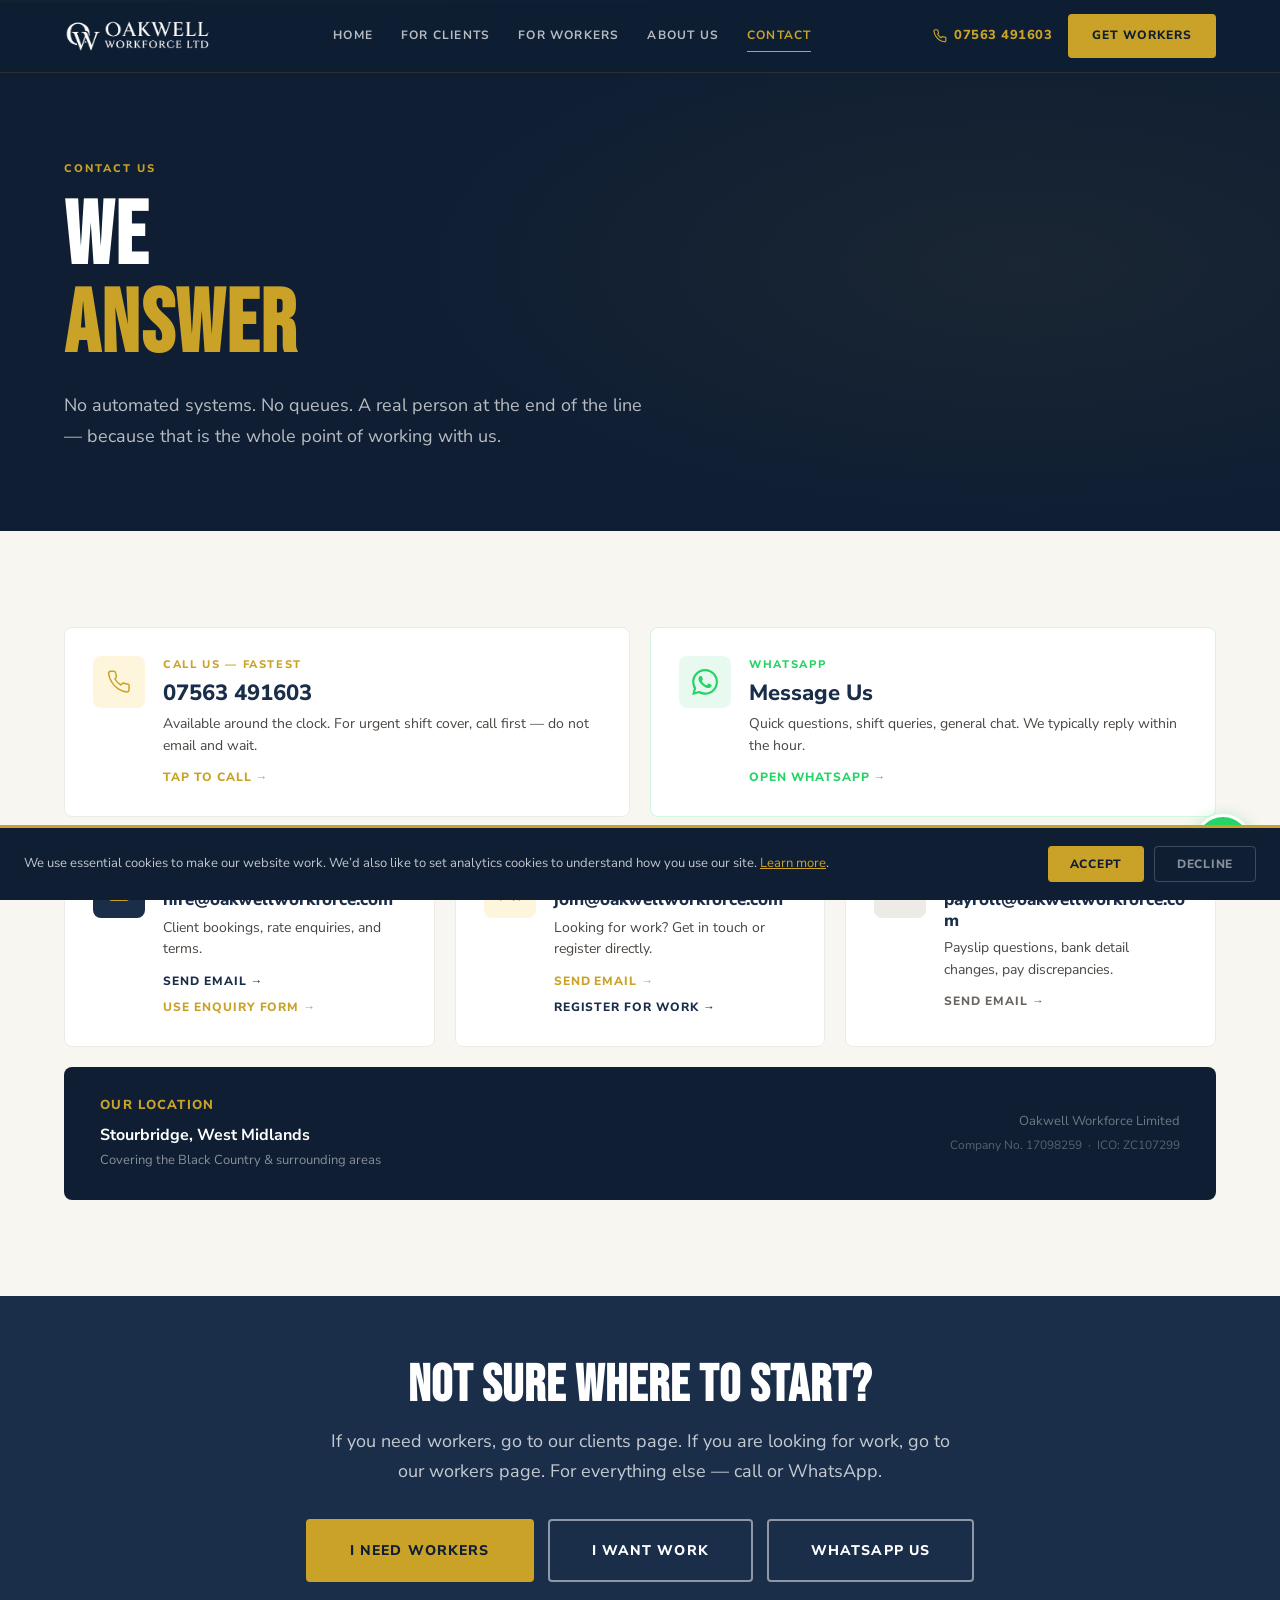
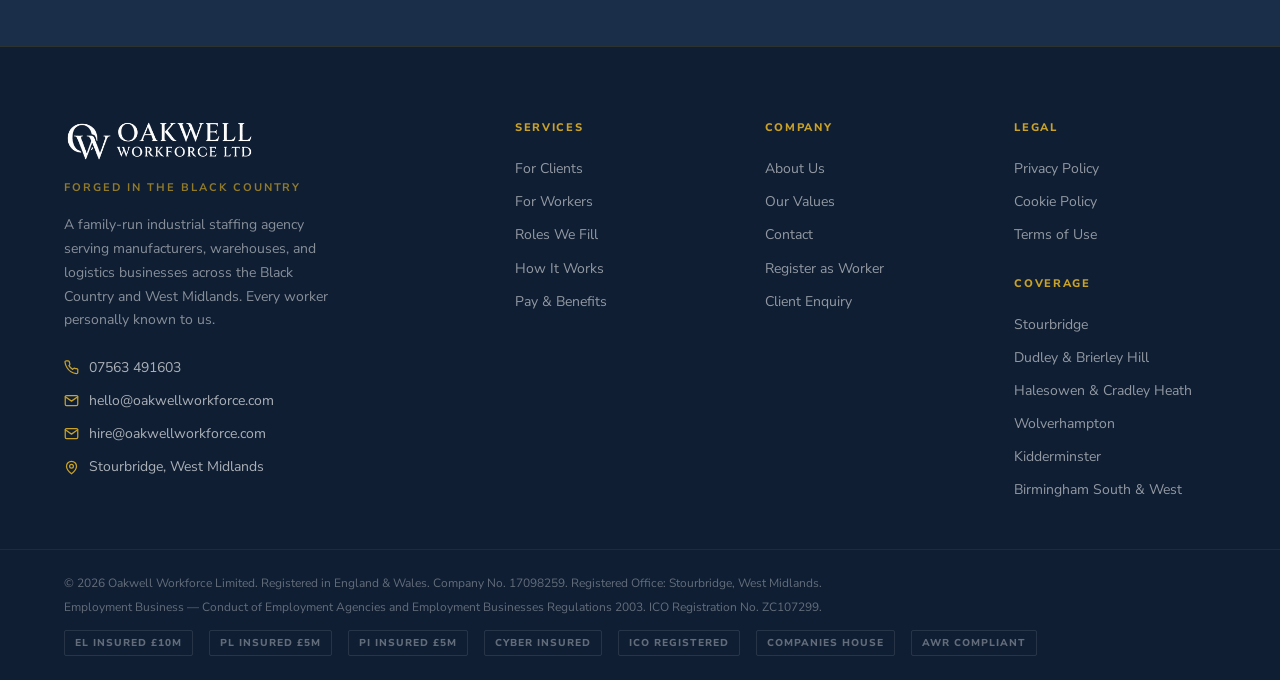
<file: pages/contact.html>
<!DOCTYPE html>
<html lang="en">
<head>
<meta charset="UTF-8"><meta name="viewport" content="width=device-width,initial-scale=1.0">
<title>Contact | Oakwell Workforce Limited | Stourbridge</title>
<meta name="description" content="Contact Oakwell Workforce Limited — call, WhatsApp, or email. We answer.">
<link rel="stylesheet" href="/css/style.css">
<style>
.cm{display:flex;align-items:flex-start;gap:18px;padding:28px;background:var(--white);border:1px solid var(--grey-light);border-radius:var(--radius-lg);transition:var(--transition);height:100%;}
.cm:hover{box-shadow:var(--shadow-lg);transform:translateY(-3px);border-color:transparent;}
.cm-icon{width:52px;height:52px;min-width:52px;border-radius:var(--radius-lg);display:flex;align-items:center;justify-content:center;flex-shrink:0;}
.cm-body{flex:1;min-width:0;display:flex;flex-direction:column;}
.cm-label{font-size:11px;font-weight:800;letter-spacing:0.15em;text-transform:uppercase;margin-bottom:6px;}
.cm-main{font-size:17px;font-weight:800;color:var(--navy);margin-bottom:6px;line-height:1.2;word-break:break-all;}
.cm-main--lg{font-size:22px;word-break:normal;}
.cm-sub{font-size:14px;color:var(--text-mid);line-height:1.55;flex:1;}
.cm-cta{display:inline-flex;align-items:center;gap:6px;font-size:12px;font-weight:800;letter-spacing:0.08em;text-transform:uppercase;margin-top:12px;text-decoration:none;}
.cm-cta:hover{text-decoration:underline;}
.cm-cta+.cm-cta{margin-top:6px;}
.cg-top{display:grid;grid-template-columns:1fr 1fr;gap:20px;margin-bottom:20px;}
.cg-bottom{display:grid;grid-template-columns:1fr 1fr 1fr;gap:20px;}
.location-bar{background:var(--navy-dark);border-radius:var(--radius-lg);padding:28px 36px;display:flex;align-items:center;justify-content:space-between;gap:24px;flex-wrap:wrap;margin-top:20px;}
@media(max-width:860px){
  .cg-bottom{grid-template-columns:1fr 1fr;}
}
@media(max-width:580px){
  .cg-top,.cg-bottom{grid-template-columns:1fr;}
  .cm{padding:20px;gap:14px;}
  .cm-main{font-size:15px;}
  .cm-main--lg{font-size:20px;}
  .location-bar{padding:20px 24px;}
  .location-bar>div:last-child{text-align:left;}
}
</style>
</head>
<body>
<div id="nav-placeholder"></div>

<div class="page-hero">
  <div class="page-hero-bg"></div><div class="page-hero-line"></div>
  <div class="container page-hero-content">
    <div class="page-hero-label">Contact Us</div>
    <h1 class="page-hero-title">WE<br><span>ANSWER</span></h1>
    <p class="page-hero-sub">No automated systems. No queues. A real person at the end of the line — because that is the whole point of working with us.</p>
  </div>
</div>

<section style="background:var(--off-white);">
<div class="container">

  <div class="cg-top reveal">

    <!-- CALL -->
    <div class="cm">
      <div class="cm-icon" style="background:var(--gold-pale);color:var(--gold);">
        <svg xmlns="http://www.w3.org/2000/svg" width="24" height="24" viewBox="0 0 24 24" fill="none" stroke="currentColor" stroke-width="1.5" stroke-linecap="round" stroke-linejoin="round"><path d="M22 16.92v3a2 2 0 0 1-2.18 2 19.79 19.79 0 0 1-8.63-3.07A19.5 19.5 0 0 1 4.69 12a19.79 19.79 0 0 1-3.07-8.67A2 2 0 0 1 3.6 1.27h3a2 2 0 0 1 2 1.72c.127.96.361 1.903.7 2.81a2 2 0 0 1-.45 2.11L7.91 9a16 16 0 0 0 6 6l1.27-1.27a2 2 0 0 1 2.11-.45c.907.339 1.85.573 2.81.7A2 2 0 0 1 22 16.92z"/></svg>
      </div>
      <div class="cm-body">
        <div class="cm-label" style="color:var(--gold);">Call Us — Fastest</div>
        <div class="cm-main cm-main--lg">07563 491603</div>
        <div class="cm-sub">Available around the clock. For urgent shift cover, call first — do not email and wait.</div>
        <a href="tel:07563491603" class="cm-cta" style="color:var(--gold);">Tap to call &rarr;</a>
      </div>
    </div>

    <!-- WHATSAPP -->
    <div class="cm" style="border-color:rgba(37,211,102,0.2);">
      <div class="cm-icon" style="background:#e8faf0;">
        <svg xmlns="http://www.w3.org/2000/svg" width="26" height="26" viewBox="0 0 24 24" fill="#25D366"><path d="M17.472 14.382c-.297-.149-1.758-.867-2.03-.967-.273-.099-.471-.148-.67.15-.197.297-.767.966-.94 1.164-.173.199-.347.223-.644.075-.297-.15-1.255-.463-2.39-1.475-.883-.788-1.48-1.761-1.653-2.059-.173-.297-.018-.458.13-.606.134-.133.298-.347.446-.52.149-.174.198-.298.298-.497.099-.198.05-.371-.025-.52-.075-.149-.669-1.612-.916-2.207-.242-.579-.487-.5-.669-.51-.173-.008-.371-.01-.57-.01-.198 0-.52.074-.792.372-.272.297-1.04 1.016-1.04 2.479 0 1.462 1.065 2.875 1.213 3.074.149.198 2.096 3.2 5.077 4.487.709.306 1.262.489 1.694.625.712.227 1.36.195 1.871.118.571-.085 1.758-.719 2.006-1.413.248-.694.248-1.289.173-1.413-.074-.124-.272-.198-.57-.347m-5.421 7.403h-.004a9.87 9.87 0 01-5.031-1.378l-.361-.214-3.741.982.998-3.648-.235-.374a9.86 9.86 0 01-1.51-5.26c.001-5.45 4.436-9.884 9.888-9.884 2.64 0 5.122 1.03 6.988 2.898a9.825 9.825 0 012.893 6.994c-.003 5.45-4.437 9.884-9.885 9.884m8.413-18.297A11.815 11.815 0 0012.05 0C5.495 0 .16 5.335.157 11.892c0 2.096.547 4.142 1.588 5.945L.057 24l6.305-1.654a11.882 11.882 0 005.683 1.448h.005c6.554 0 11.89-5.335 11.893-11.893a11.821 11.821 0 00-3.48-8.413z"/></svg>
      </div>
      <div class="cm-body">
        <div class="cm-label" style="color:#25D366;">WhatsApp</div>
        <div class="cm-main cm-main--lg">Message Us</div>
        <div class="cm-sub">Quick questions, shift queries, general chat. We typically reply within the hour.</div>
        <a href="https://wa.me/447563491603?text=Hi%20Oakwell%20Workforce%2C%20I%27d%20like%20to%20find%20out%20more." target="_blank" rel="noopener" class="cm-cta" style="color:#25D366;">Open WhatsApp &rarr;</a>
      </div>
    </div>

  </div>

  <div class="cg-bottom reveal">

    <!-- HIRE - CLIENTS -->
    <div class="cm">
      <div class="cm-icon" style="background:var(--navy);color:var(--gold);">
        <svg xmlns="http://www.w3.org/2000/svg" width="22" height="22" viewBox="0 0 24 24" fill="none" stroke="currentColor" stroke-width="1.5" stroke-linecap="round" stroke-linejoin="round"><rect x="2" y="7" width="20" height="14" rx="2"/><path d="M16 21V5a2 2 0 0 0-2-2h-4a2 2 0 0 0-2 2v16"/></svg>
      </div>
      <div class="cm-body">
        <div class="cm-label" style="color:var(--navy);">For Businesses</div>
        <div class="cm-main">hire@oakwellworkforce.com</div>
        <div class="cm-sub">Client bookings, rate enquiries, and terms.</div>
        <a href="mailto:hire@oakwellworkforce.com" class="cm-cta" style="color:var(--navy);">Send email &rarr;</a>
        <a href="/pages/clients.html#enquiry" class="cm-cta" style="color:var(--gold);">Use enquiry form &rarr;</a>
      </div>
    </div>

    <!-- JOIN - WORKERS -->
    <div class="cm">
      <div class="cm-icon" style="background:var(--gold-pale);color:var(--gold);">
        <svg xmlns="http://www.w3.org/2000/svg" width="22" height="22" viewBox="0 0 24 24" fill="none" stroke="currentColor" stroke-width="1.5" stroke-linecap="round" stroke-linejoin="round"><path d="M16 21v-2a4 4 0 0 0-4-4H6a4 4 0 0 0-4 4v2"/><circle cx="9" cy="7" r="4"/><path d="M22 21v-2a4 4 0 0 0-3-3.87"/><path d="M16 3.13a4 4 0 0 1 0 7.75"/></svg>
      </div>
      <div class="cm-body">
        <div class="cm-label" style="color:var(--gold);">For Workers</div>
        <div class="cm-main">join@oakwellworkforce.com</div>
        <div class="cm-sub">Looking for work? Get in touch or register directly.</div>
        <a href="mailto:join@oakwellworkforce.com" class="cm-cta" style="color:var(--gold);">Send email &rarr;</a>
        <a href="/pages/workers.html#register" class="cm-cta" style="color:var(--navy);">Register for work &rarr;</a>
      </div>
    </div>

    <!-- PAYROLL -->
    <div class="cm">
      <div class="cm-icon" style="background:var(--grey-light);color:var(--grey-dark);">
        <svg xmlns="http://www.w3.org/2000/svg" width="22" height="22" viewBox="0 0 24 24" fill="none" stroke="currentColor" stroke-width="1.5" stroke-linecap="round" stroke-linejoin="round"><rect x="2" y="5" width="20" height="14" rx="2"/><line x1="2" y1="10" x2="22" y2="10"/></svg>
      </div>
      <div class="cm-body">
        <div class="cm-label" style="color:var(--grey-dark);">Pay Queries</div>
        <div class="cm-main">payroll@oakwellworkforce.com</div>
        <div class="cm-sub">Payslip questions, bank detail changes, pay discrepancies.</div>
        <a href="mailto:payroll@oakwellworkforce.com" class="cm-cta" style="color:var(--grey-dark);">Send email &rarr;</a>
      </div>
    </div>

  </div>

  <div class="location-bar reveal">
    <div>
      <div style="font-size:13px;font-weight:800;letter-spacing:0.1em;text-transform:uppercase;color:var(--gold);margin-bottom:6px;">Our Location</div>
      <div style="font-size:16px;font-weight:700;color:var(--white);">Stourbridge, West Midlands</div>
      <div style="font-size:13px;color:rgba(255,255,255,0.5);margin-top:2px;">Covering the Black Country &amp; surrounding areas</div>
    </div>
    <div style="text-align:right;">
      <div style="font-size:13px;color:rgba(255,255,255,0.4);margin-bottom:4px;">Oakwell Workforce Limited</div>
      <div style="font-size:12px;color:rgba(255,255,255,0.3);">Company No. 17098259 &nbsp;&middot;&nbsp; ICO: ZC107299</div>
    </div>
  </div>

</div>
</section>

<section style="background:var(--navy);padding:64px 0;text-align:center;">
<div class="container--narrow">
  <h2 class="section-title section-title--white reveal" style="margin-bottom:14px;">NOT SURE WHERE TO START?</h2>
  <p class="section-subtitle section-subtitle--white reveal" style="margin:0 auto 32px;">If you need workers, go to our clients page. If you are looking for work, go to our workers page. For everything else — call or WhatsApp.</p>
  <div class="btn-group flex-center reveal">
    <a href="/pages/clients.html#enquiry" class="btn btn--gold btn--lg">I Need Workers</a>
    <a href="/pages/workers.html#register" class="btn btn--outline-white btn--lg">I Want Work</a>
    <a href="https://wa.me/447563491603" target="_blank" rel="noopener" class="btn btn--outline-white btn--lg">WhatsApp Us</a>
  </div>
</div>
</section>

<div id="footer-placeholder"></div>
<script src="/js/components.js"></script>
<script src="/js/main.js"></script>
</body>
</html>
</file>
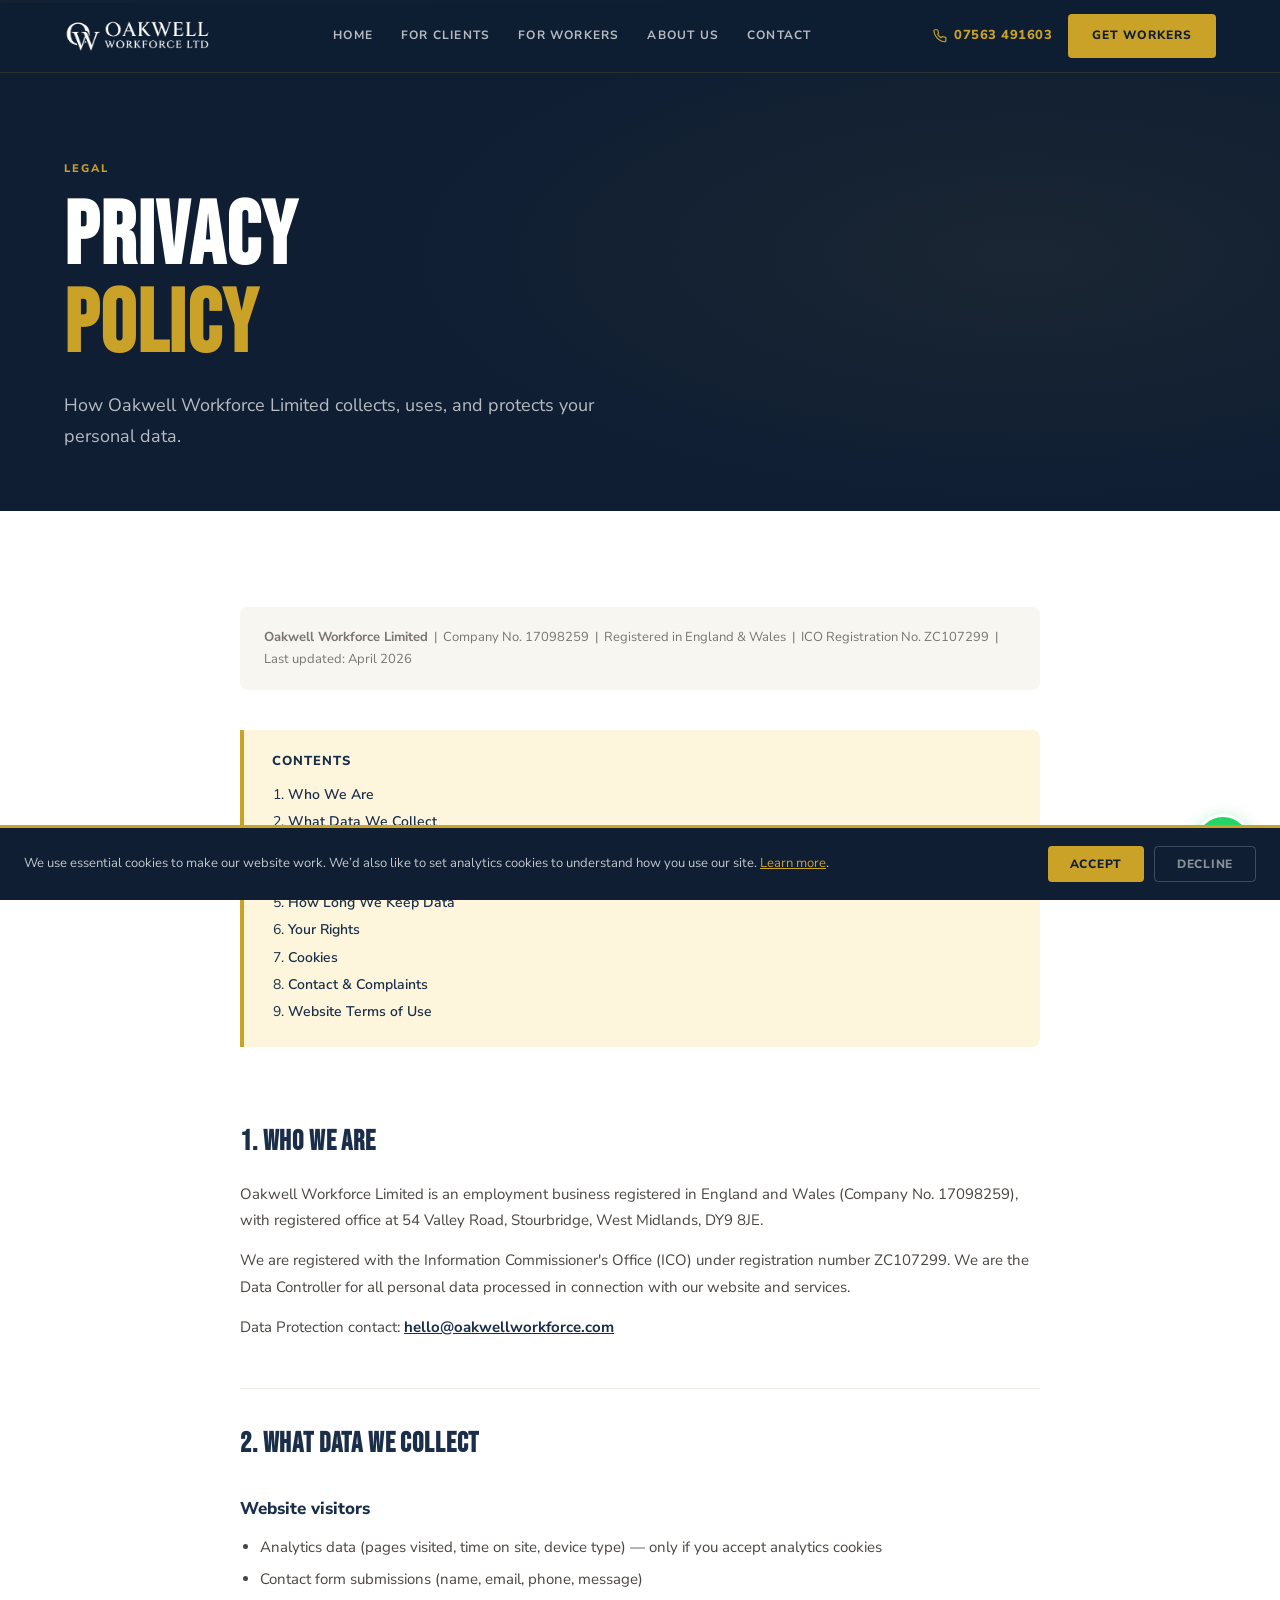
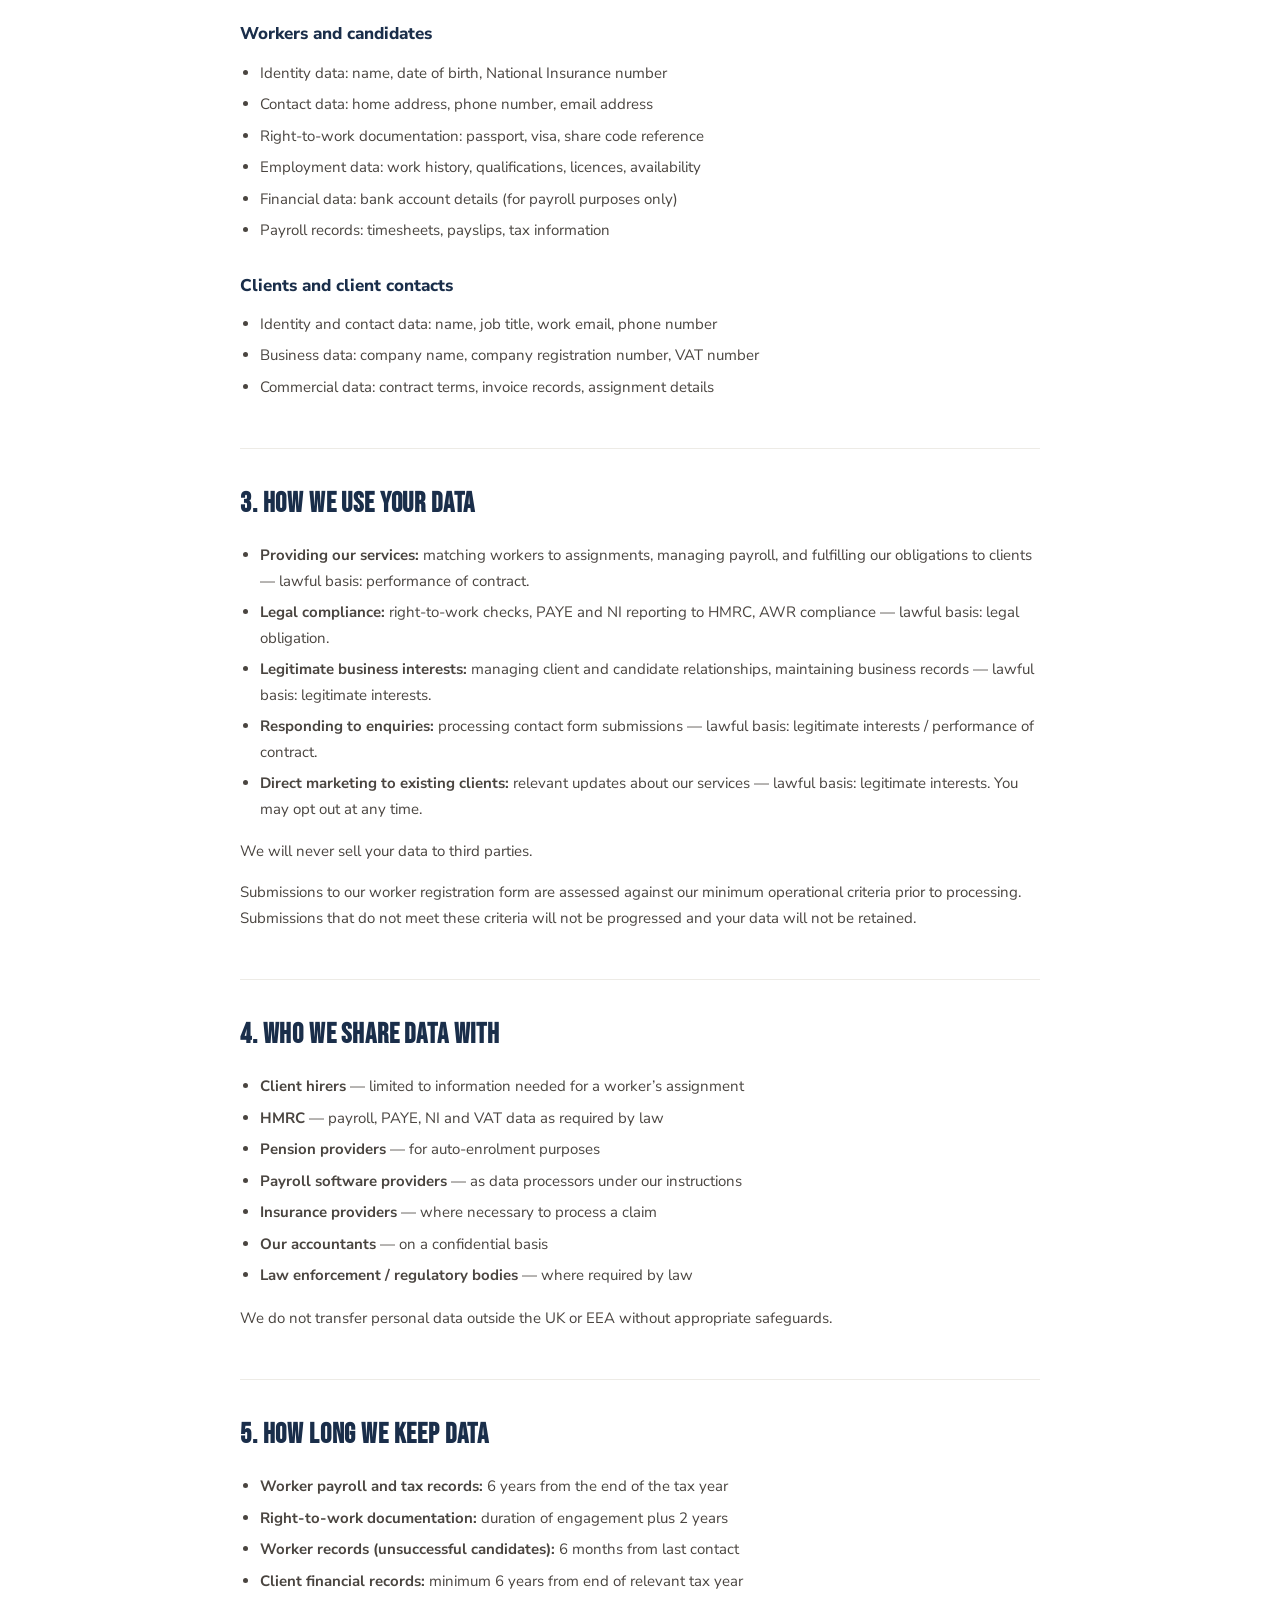
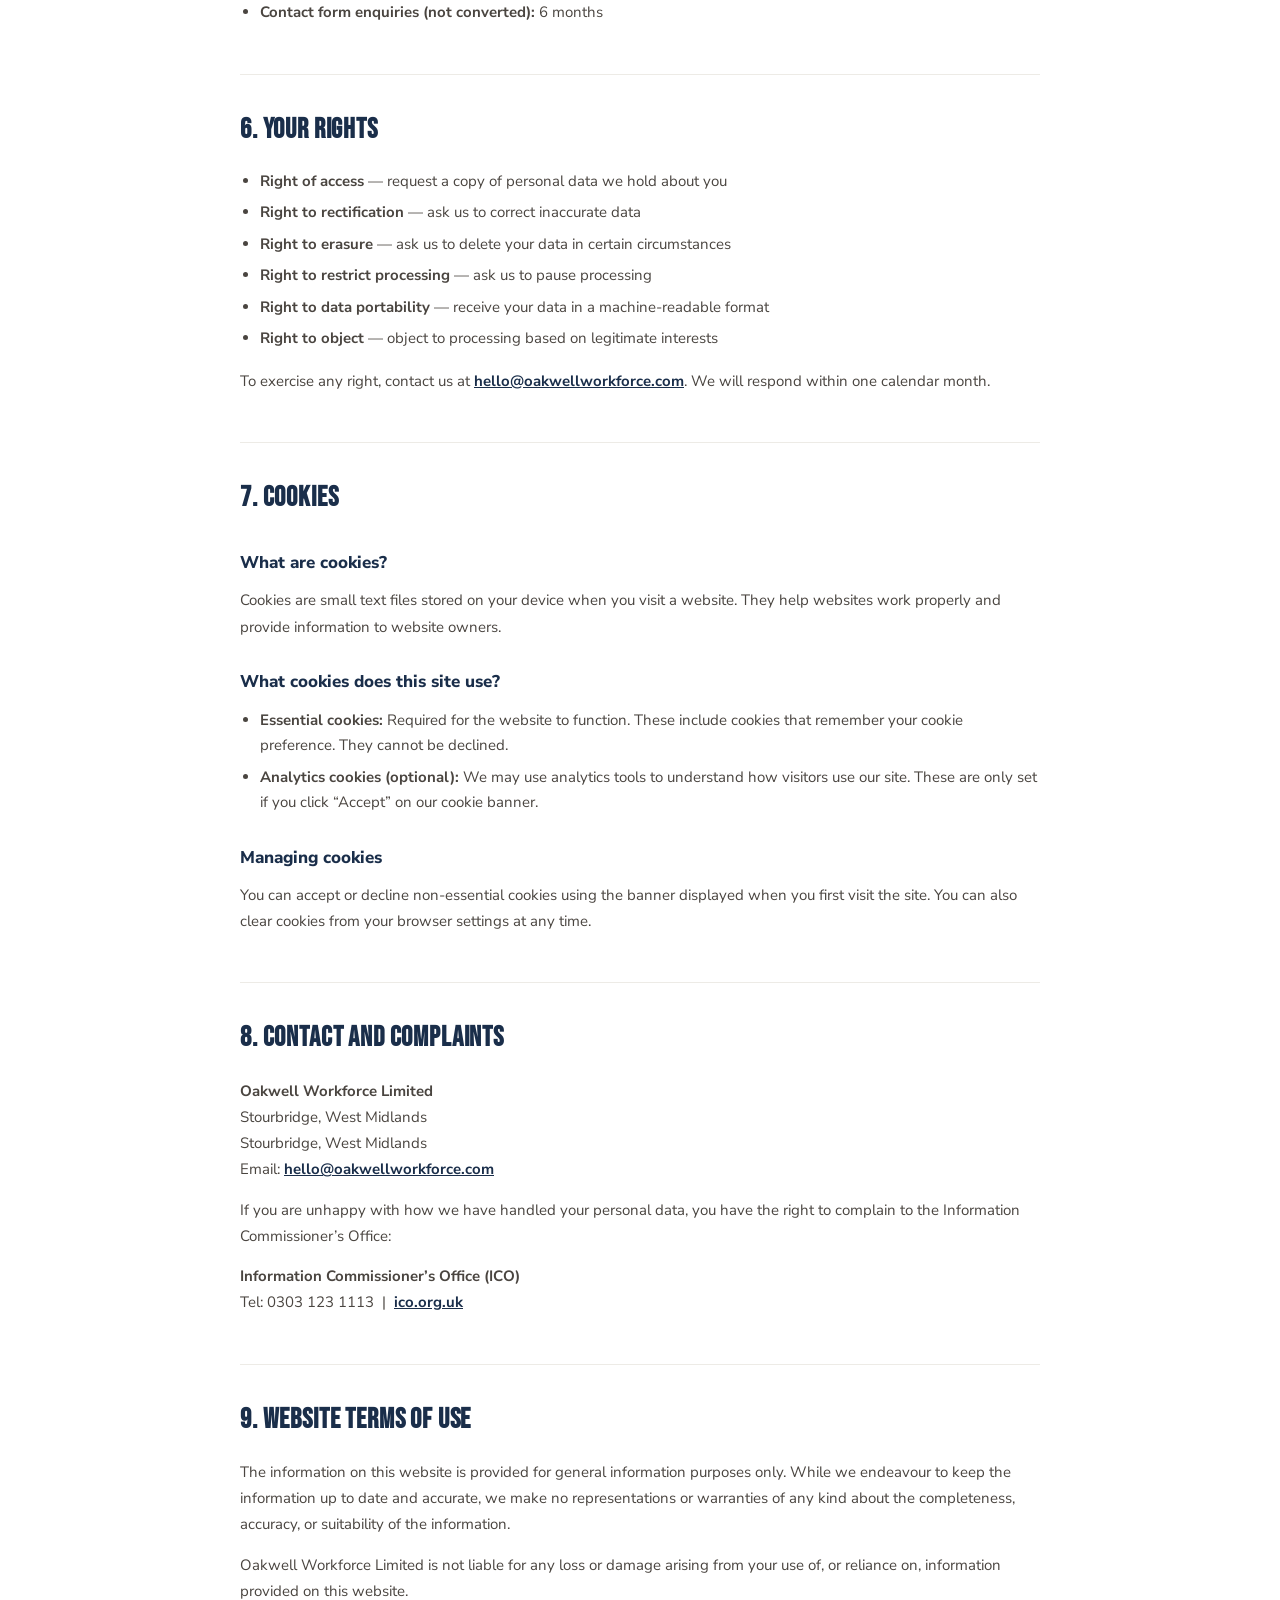
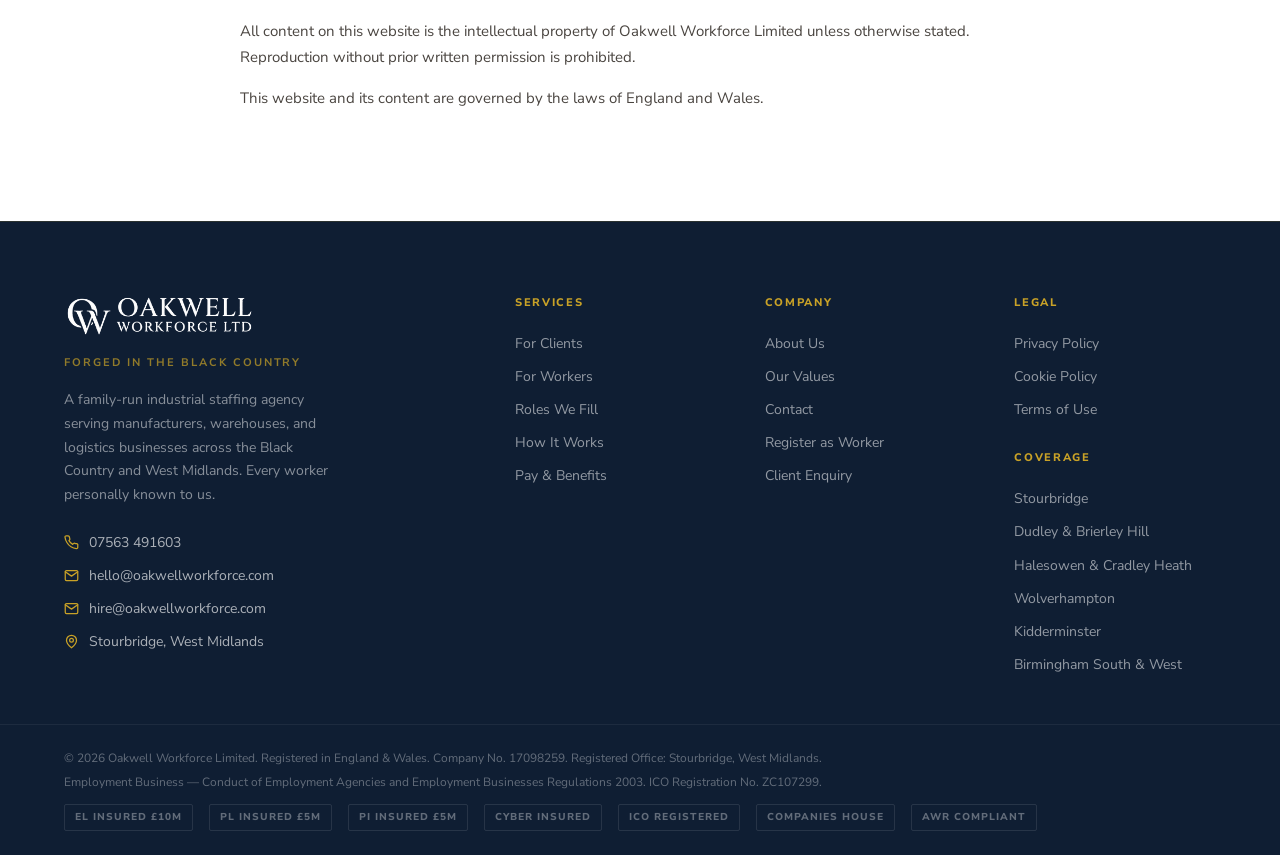
<file: pages/privacy.html>
<!DOCTYPE html>
<html lang="en">
<head>
<meta charset="UTF-8"><meta name="viewport" content="width=device-width,initial-scale=1.0">
<title>Privacy Policy | Oakwell Workforce Limited</title>
<meta name="description" content="Privacy Policy for Oakwell Workforce Limited — how we collect, use, and protect your personal data.">
<link rel="stylesheet" href="/css/style.css">
<style>
.policy-body{max-width:800px;margin:0 auto}
.policy-body h2{font-family:'Bebas Neue',sans-serif;font-size:28px;color:var(--navy);letter-spacing:0.03em;margin:48px 0 16px;padding-top:32px;border-top:1px solid var(--grey-light)}
.policy-body h2:first-of-type{border-top:none;margin-top:0}
.policy-body h3{font-size:17px;font-weight:800;color:var(--navy);margin:28px 0 10px}
.policy-body p{font-size:15px;color:var(--text-mid);line-height:1.75;margin-bottom:14px}
.policy-body ul{margin:12px 0 16px 20px}
.policy-body ul li{font-size:15px;color:var(--text-mid);line-height:1.7;margin-bottom:6px;list-style:disc}
.policy-body a{color:var(--navy);font-weight:700;text-decoration:underline}
.policy-meta{background:var(--off-white);border-radius:var(--radius-lg);padding:20px 24px;margin-bottom:40px;font-size:13px;color:var(--text-light)}
.policy-toc{background:var(--gold-pale);border-left:4px solid var(--gold);border-radius:0 var(--radius-lg) var(--radius-lg) 0;padding:20px 28px;margin-bottom:40px}
.policy-toc p{font-size:13px;font-weight:800;letter-spacing:0.08em;text-transform:uppercase;color:var(--navy);margin-bottom:10px}
.policy-toc ol{margin-left:16px}
.policy-toc ol li{font-size:14px;color:var(--navy);margin-bottom:4px}
.policy-toc ol li a{text-decoration:none;font-weight:600;color:var(--navy)}
.policy-toc ol li a:hover{color:var(--gold)}
</style>
</head>
<body>
<div id="nav-placeholder"></div>

<div class="page-hero" style="padding-bottom:60px;">
  <div class="page-hero-bg"></div><div class="page-hero-line"></div>
  <div class="container page-hero-content">
    <div class="page-hero-label">Legal</div>
    <h1 class="page-hero-title">PRIVACY<br><span>POLICY</span></h1>
    <p class="page-hero-sub">How Oakwell Workforce Limited collects, uses, and protects your personal data.</p>
  </div>
</div>

<section style="background:var(--white)">
<div class="container">
  <div class="policy-body">
    <div class="policy-meta"><strong>Oakwell Workforce Limited</strong> &nbsp;|&nbsp; Company No. 17098259 &nbsp;|&nbsp; Registered in England &amp; Wales &nbsp;|&nbsp; ICO Registration No. ZC107299 &nbsp;|&nbsp; Last updated: April 2026</div>
    <div class="policy-toc">
      <p>Contents</p>
      <ol>
        <li><a href="#who">Who We Are</a></li>
        <li><a href="#collect">What Data We Collect</a></li>
        <li><a href="#use">How We Use Your Data</a></li>
        <li><a href="#share">Who We Share Data With</a></li>
        <li><a href="#retain">How Long We Keep Data</a></li>
        <li><a href="#rights">Your Rights</a></li>
        <li><a href="#cookies">Cookies</a></li>
        <li><a href="#contact-dpo">Contact &amp; Complaints</a></li>
        <li><a href="#terms">Website Terms of Use</a></li>
      </ol>
    </div>

    <h2 id="who">1. Who We Are</h2>
    <p>Oakwell Workforce Limited is an employment business registered in England and Wales (Company No. 17098259), with registered office at 54 Valley Road, Stourbridge, West Midlands, DY9 8JE.</p>
    <p>We are registered with the Information Commissioner's Office (ICO) under registration number ZC107299. We are the Data Controller for all personal data processed in connection with our website and services.</p>
    <p>Data Protection contact: <a href="mailto:hello@oakwellworkforce.com">hello@oakwellworkforce.com</a></p>

    <h2 id="collect">2. What Data We Collect</h2>
    <h3>Website visitors</h3>
    <ul><li>Analytics data (pages visited, time on site, device type) &mdash; only if you accept analytics cookies</li><li>Contact form submissions (name, email, phone, message)</li></ul>
    <h3>Workers and candidates</h3>
    <ul><li>Identity data: name, date of birth, National Insurance number</li><li>Contact data: home address, phone number, email address</li><li>Right-to-work documentation: passport, visa, share code reference</li><li>Employment data: work history, qualifications, licences, availability</li><li>Financial data: bank account details (for payroll purposes only)</li><li>Payroll records: timesheets, payslips, tax information</li></ul>
    <h3>Clients and client contacts</h3>
    <ul><li>Identity and contact data: name, job title, work email, phone number</li><li>Business data: company name, company registration number, VAT number</li><li>Commercial data: contract terms, invoice records, assignment details</li></ul>

    <h2 id="use">3. How We Use Your Data</h2>
    <ul>
      <li><strong>Providing our services:</strong> matching workers to assignments, managing payroll, and fulfilling our obligations to clients &mdash; lawful basis: performance of contract.</li>
      <li><strong>Legal compliance:</strong> right-to-work checks, PAYE and NI reporting to HMRC, AWR compliance &mdash; lawful basis: legal obligation.</li>
      <li><strong>Legitimate business interests:</strong> managing client and candidate relationships, maintaining business records &mdash; lawful basis: legitimate interests.</li>
      <li><strong>Responding to enquiries:</strong> processing contact form submissions &mdash; lawful basis: legitimate interests / performance of contract.</li>
      <li><strong>Direct marketing to existing clients:</strong> relevant updates about our services &mdash; lawful basis: legitimate interests. You may opt out at any time.</li>
    </ul>
    <p>We will never sell your data to third parties.</p>
    <p>Submissions to our worker registration form are assessed against our minimum operational criteria prior to processing. Submissions that do not meet these criteria will not be progressed and your data will not be retained.</p>

    <h2 id="share">4. Who We Share Data With</h2>
    <ul>
      <li><strong>Client hirers</strong> &mdash; limited to information needed for a worker&rsquo;s assignment</li>
      <li><strong>HMRC</strong> &mdash; payroll, PAYE, NI and VAT data as required by law</li>
      <li><strong>Pension providers</strong> &mdash; for auto-enrolment purposes</li>
      <li><strong>Payroll software providers</strong> &mdash; as data processors under our instructions</li>
      <li><strong>Insurance providers</strong> &mdash; where necessary to process a claim</li>
      <li><strong>Our accountants</strong> &mdash; on a confidential basis</li>
      <li><strong>Law enforcement / regulatory bodies</strong> &mdash; where required by law</li>
    </ul>
    <p>We do not transfer personal data outside the UK or EEA without appropriate safeguards.</p>

    <h2 id="retain">5. How Long We Keep Data</h2>
    <ul>
      <li><strong>Worker payroll and tax records:</strong> 6 years from the end of the tax year</li>
      <li><strong>Right-to-work documentation:</strong> duration of engagement plus 2 years</li>
      <li><strong>Worker records (unsuccessful candidates):</strong> 6 months from last contact</li>
      <li><strong>Client financial records:</strong> minimum 6 years from end of relevant tax year</li>
      <li><strong>Contact form enquiries (not converted):</strong> 6 months</li>
    </ul>

    <h2 id="rights">6. Your Rights</h2>
    <ul>
      <li><strong>Right of access</strong> &mdash; request a copy of personal data we hold about you</li>
      <li><strong>Right to rectification</strong> &mdash; ask us to correct inaccurate data</li>
      <li><strong>Right to erasure</strong> &mdash; ask us to delete your data in certain circumstances</li>
      <li><strong>Right to restrict processing</strong> &mdash; ask us to pause processing</li>
      <li><strong>Right to data portability</strong> &mdash; receive your data in a machine-readable format</li>
      <li><strong>Right to object</strong> &mdash; object to processing based on legitimate interests</li>
    </ul>
    <p>To exercise any right, contact us at <a href="mailto:hello@oakwellworkforce.com">hello@oakwellworkforce.com</a>. We will respond within one calendar month.</p>

    <h2 id="cookies">7. Cookies</h2>
    <h3>What are cookies?</h3>
    <p>Cookies are small text files stored on your device when you visit a website. They help websites work properly and provide information to website owners.</p>
    <h3>What cookies does this site use?</h3>
    <ul>
      <li><strong>Essential cookies:</strong> Required for the website to function. These include cookies that remember your cookie preference. They cannot be declined.</li>
      <li><strong>Analytics cookies (optional):</strong> We may use analytics tools to understand how visitors use our site. These are only set if you click &ldquo;Accept&rdquo; on our cookie banner.</li>
    </ul>
    <h3>Managing cookies</h3>
    <p>You can accept or decline non-essential cookies using the banner displayed when you first visit the site. You can also clear cookies from your browser settings at any time.</p>

    <h2 id="contact-dpo">8. Contact and Complaints</h2>
    <p><strong>Oakwell Workforce Limited</strong><br>Stourbridge, West Midlands<br>Stourbridge, West Midlands<br>Email: <a href="mailto:hello@oakwellworkforce.com">hello@oakwellworkforce.com</a></p>
    <p>If you are unhappy with how we have handled your personal data, you have the right to complain to the Information Commissioner&rsquo;s Office:</p>
    <p><strong>Information Commissioner&rsquo;s Office (ICO)</strong><br>Tel: 0303 123 1113 &nbsp;|&nbsp; <a href="https://ico.org.uk" target="_blank" rel="noopener">ico.org.uk</a></p>

    <h2 id="terms">9. Website Terms of Use</h2>
    <p>The information on this website is provided for general information purposes only. While we endeavour to keep the information up to date and accurate, we make no representations or warranties of any kind about the completeness, accuracy, or suitability of the information.</p>
    <p>Oakwell Workforce Limited is not liable for any loss or damage arising from your use of, or reliance on, information provided on this website.</p>
    <p>All content on this website is the intellectual property of Oakwell Workforce Limited unless otherwise stated. Reproduction without prior written permission is prohibited.</p>
    <p>This website and its content are governed by the laws of England and Wales.</p>
  </div>
</div>
</section>

<div id="footer-placeholder"></div>
<script src="/js/components.js"></script>
<script src="/js/main.js"></script>
</body>
</html>
</file>
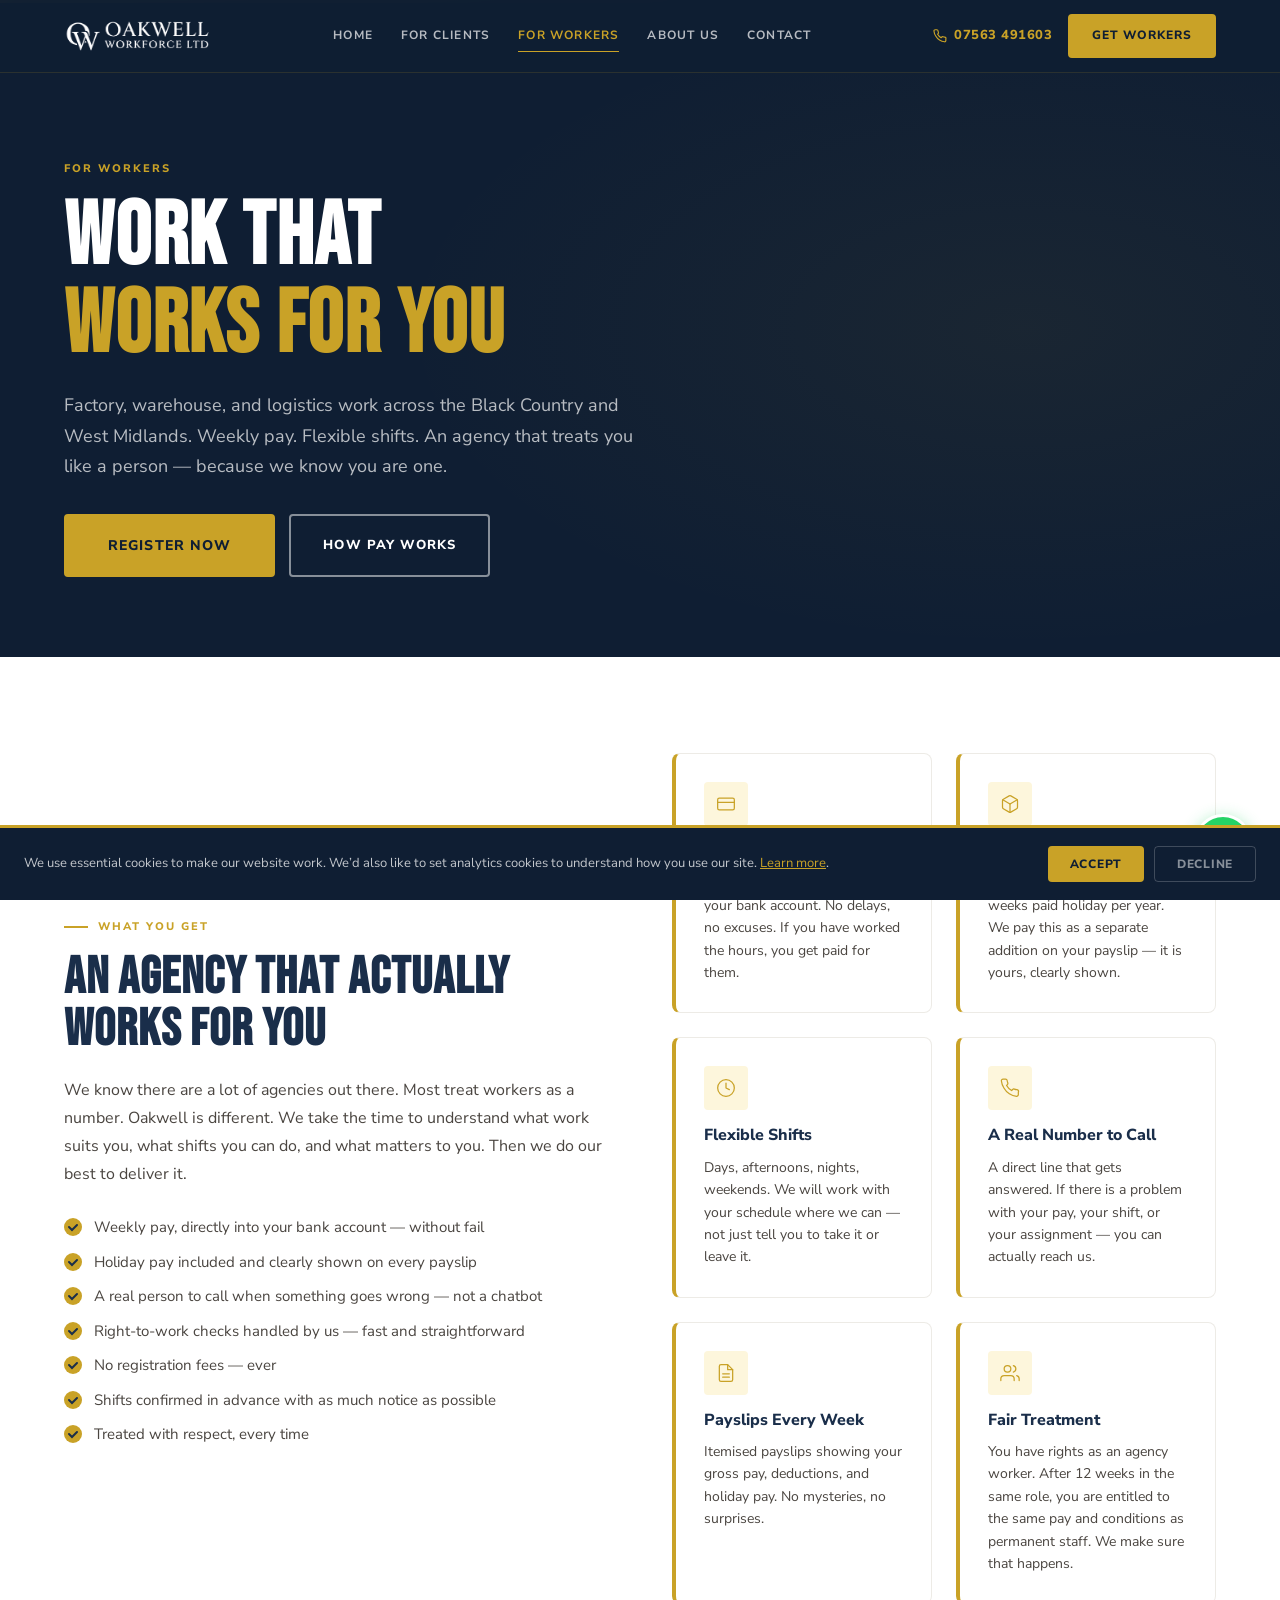
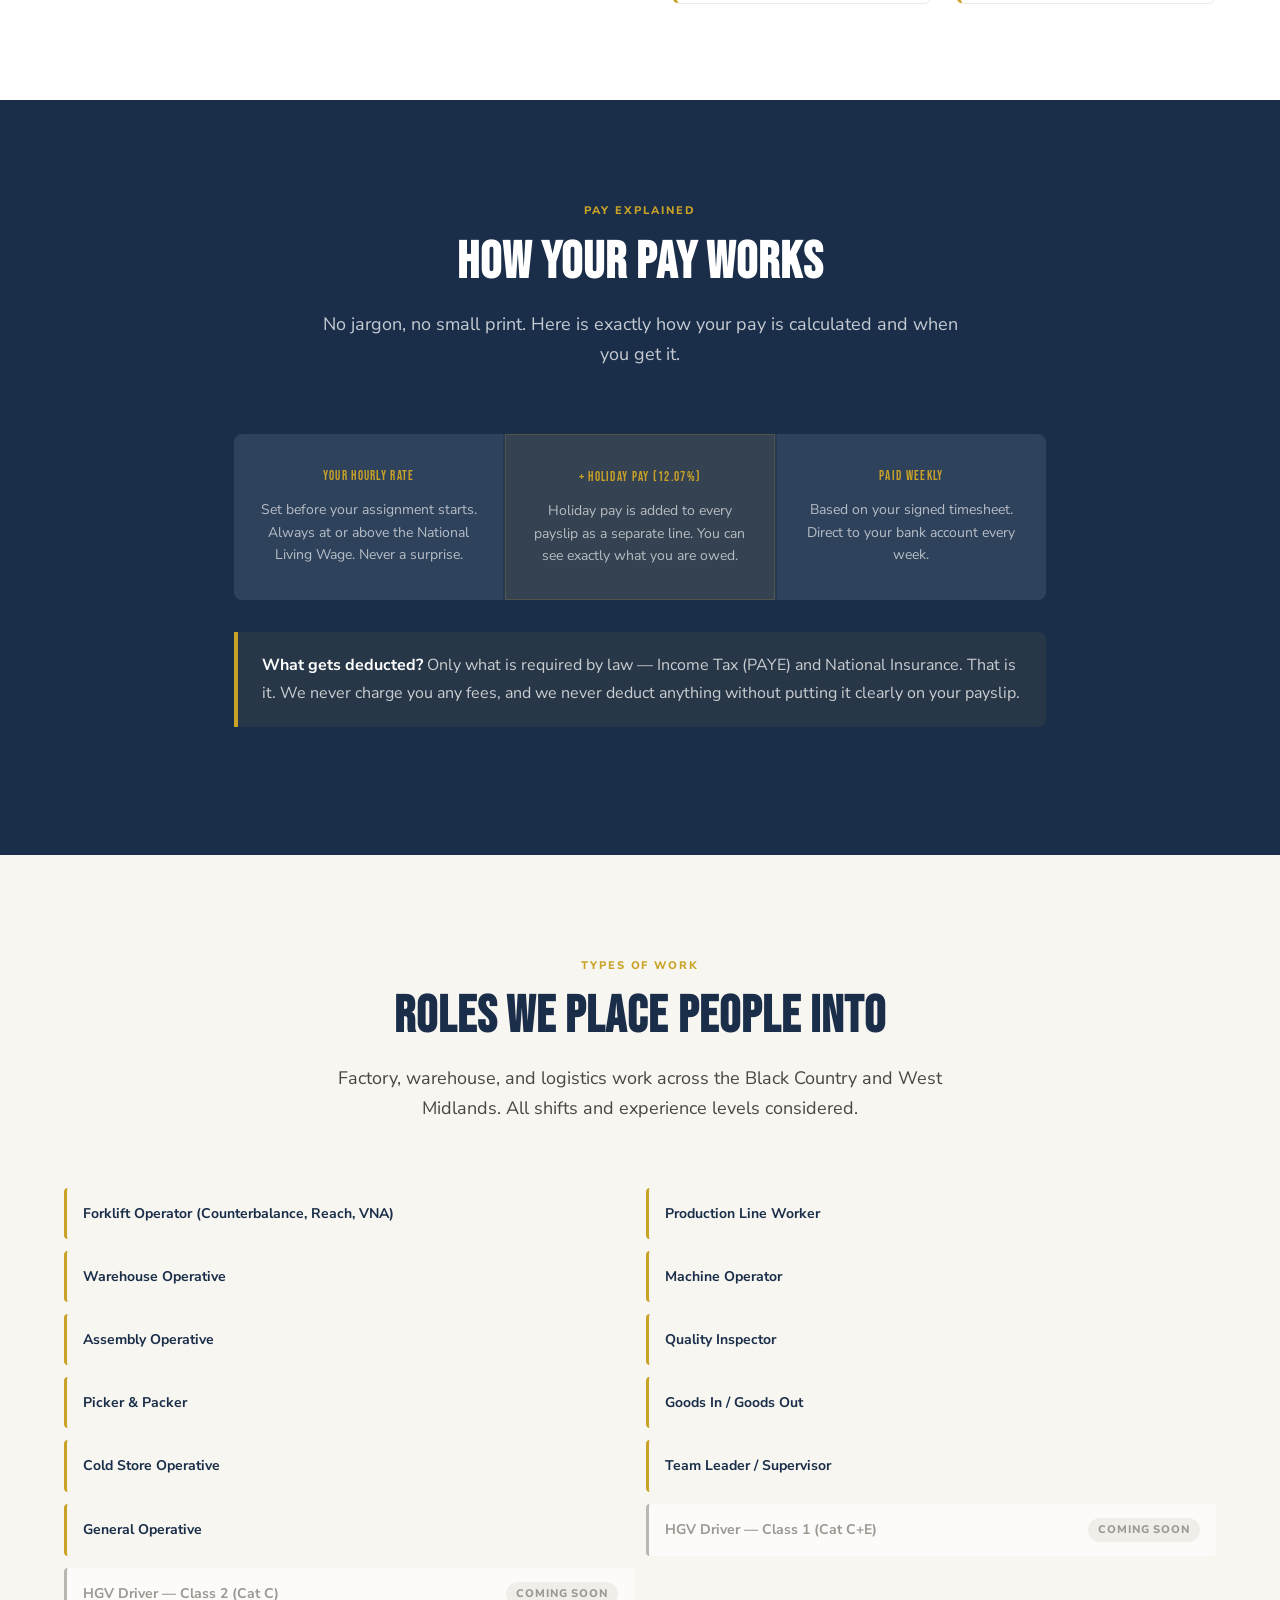
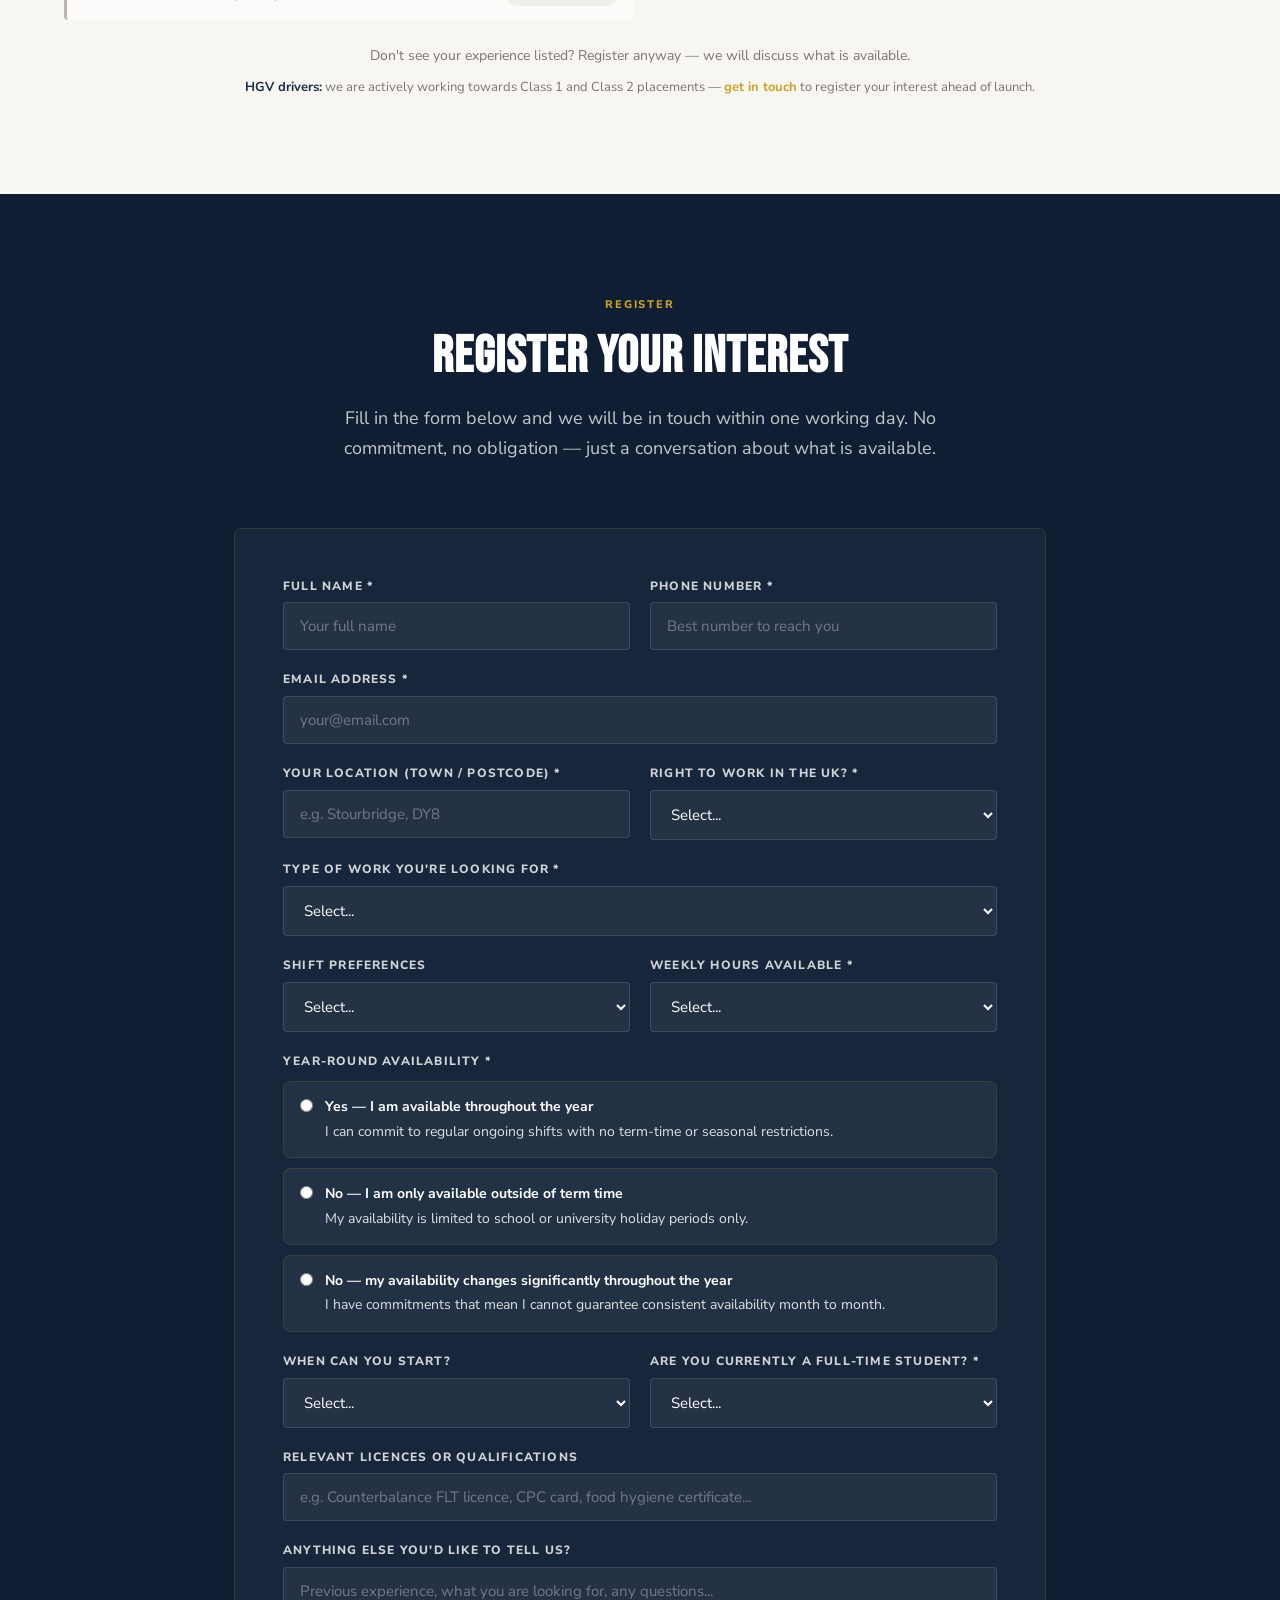
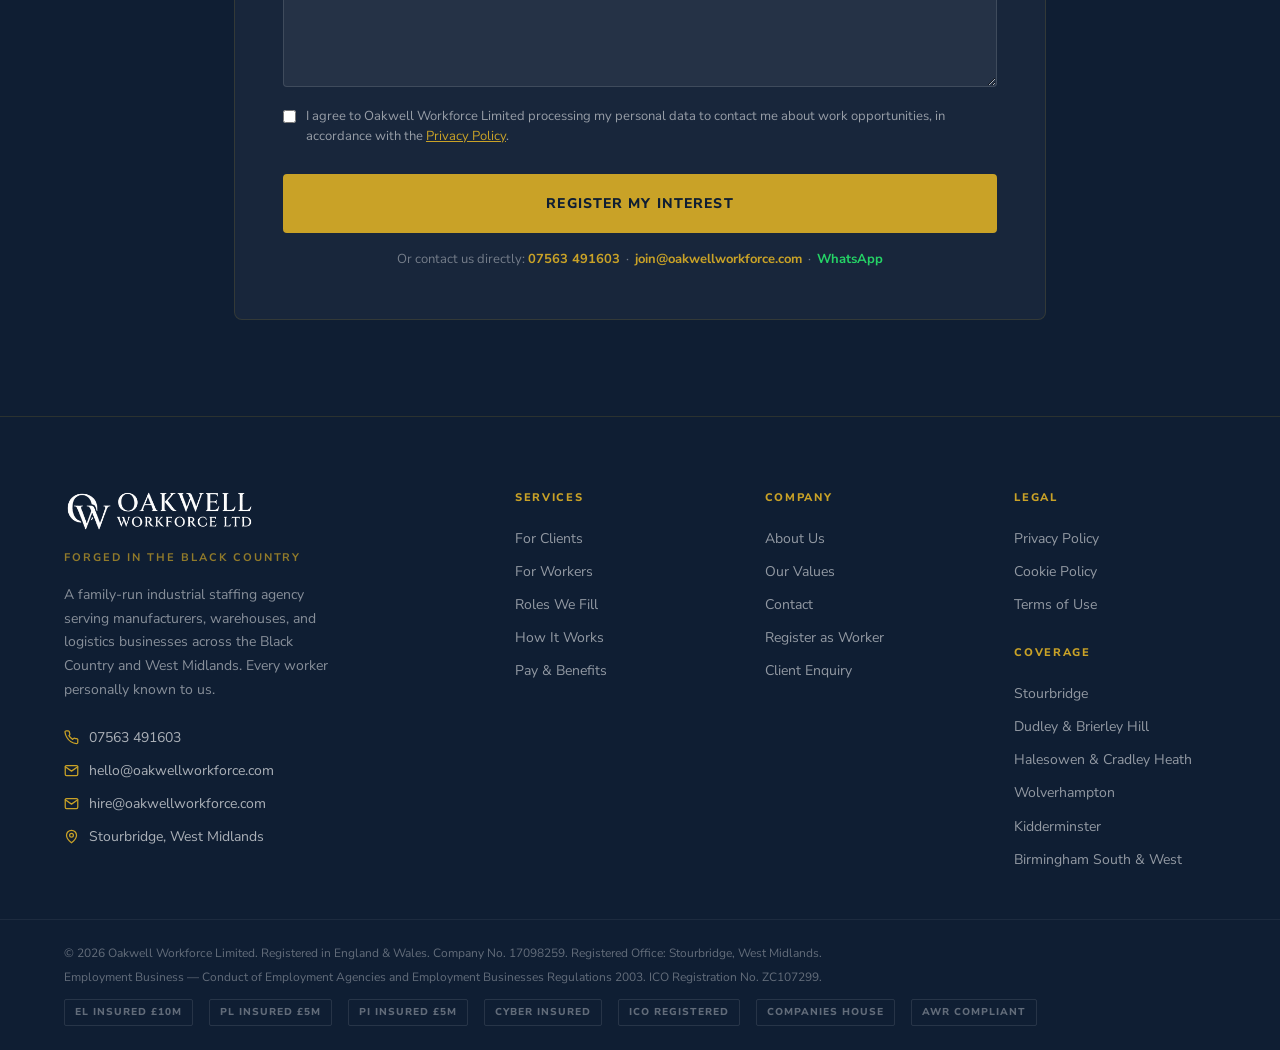
<file: pages/workers.html>
<!DOCTYPE html>
<html lang="en">
<head>
<meta charset="UTF-8"><meta name="viewport" content="width=device-width,initial-scale=1.0">
<title>Find Work | Oakwell Workforce Limited | Factory & Warehouse Jobs Black Country</title>
<meta name="description" content="Looking for factory, warehouse or forklift work in the Black Country? Register with Oakwell Workforce — weekly pay, fair treatment, real people who answer.">
<link rel="stylesheet" href="/css/style.css">
<style>
.benefit-grid{display:grid;grid-template-columns:repeat(2,1fr);gap:24px}
.benefit-card{padding:28px;border:1px solid var(--grey-light);border-radius:var(--radius-lg);background:var(--white);transition:var(--transition);border-left:4px solid var(--gold)}
.benefit-card:hover{box-shadow:var(--shadow-lg);transform:translateY(-2px)}
.benefit-iw{width:44px;height:44px;background:var(--gold-pale);border-radius:var(--radius);display:flex;align-items:center;justify-content:center;margin-bottom:12px;color:var(--gold)}
.benefit-h{font-size:16px;font-weight:800;color:var(--navy);margin-bottom:8px}
.benefit-b{font-size:14px;color:var(--text-mid);line-height:1.6}
.roles-list{display:grid;grid-template-columns:repeat(2,1fr);gap:12px}
.role-item{display:flex;align-items:center;gap:10px;padding:14px 16px;background:var(--off-white);border-radius:var(--radius);font-size:14px;font-weight:700;color:var(--navy);border-left:3px solid var(--gold)}
.role-item--soon{border-left-color:var(--grey);background:var(--white);opacity:0.65;justify-content:space-between;flex-wrap:wrap;gap:8px;cursor:default}
.role-soon-text{color:var(--grey-dark)}
.role-soon-badge{display:inline-flex;align-items:center;padding:3px 10px;background:var(--grey-light);border-radius:20px;font-size:11px;font-weight:800;letter-spacing:0.08em;text-transform:uppercase;color:var(--grey-dark);white-space:nowrap;flex-shrink:0}
@media(max-width:768px){.benefit-grid,.roles-list{grid-template-columns:1fr}}
</style>
</head>
<body>
<div id="nav-placeholder"></div>

<div class="page-hero">
  <div class="page-hero-bg"></div><div class="page-hero-line"></div>
  <div class="container page-hero-content">
    <div class="page-hero-label">For Workers</div>
    <h1 class="page-hero-title">WORK THAT<br><span>WORKS FOR YOU</span></h1>
    <p class="page-hero-sub">Factory, warehouse, and logistics work across the Black Country and West Midlands. Weekly pay. Flexible shifts. An agency that treats you like a person &mdash; because we know you are one.</p>
    <div class="btn-group" style="margin-top:32px;">
      <a href="#register" class="btn btn--gold btn--lg">Register Now</a>
      <a href="#pay" class="btn btn--outline-white">How Pay Works</a>
    </div>
  </div>
</div>

<section style="background:var(--white)" id="pay">
<div class="container">
  <div class="grid-2 reveal" style="gap:64px;align-items:center;">
    <div>
      <span class="section-label">What You Get</span>
      <h2 class="section-title">AN AGENCY THAT ACTUALLY WORKS FOR YOU</h2>
      <p style="font-size:16px;color:var(--text-mid);line-height:1.75;margin-bottom:28px;">We know there are a lot of agencies out there. Most treat workers as a number. Oakwell is different. We take the time to understand what work suits you, what shifts you can do, and what matters to you. Then we do our best to deliver it.</p>
      <div class="check-list">
        <div class="check-item">Weekly pay, directly into your bank account &mdash; without fail</div>
        <div class="check-item">Holiday pay included and clearly shown on every payslip</div>
        <div class="check-item">A real person to call when something goes wrong &mdash; not a chatbot</div>
        <div class="check-item">Right-to-work checks handled by us &mdash; fast and straightforward</div>
        <div class="check-item">No registration fees &mdash; ever</div>
        <div class="check-item">Shifts confirmed in advance with as much notice as possible</div>
        <div class="check-item">Treated with respect, every time</div>
      </div>
    </div>
    <div class="benefit-grid">
      <div class="benefit-card"><div class="benefit-iw"><svg xmlns="http://www.w3.org/2000/svg" width="20" height="20" viewBox="0 0 24 24" fill="none" stroke="currentColor" stroke-width="1.5" stroke-linecap="round" stroke-linejoin="round"><rect x="2" y="5" width="20" height="14" rx="2"/><line x1="2" y1="10" x2="22" y2="10"/></svg></div><h3 class="benefit-h">Weekly Pay</h3><p class="benefit-b">Paid every week, directly to your bank account. No delays, no excuses. If you have worked the hours, you get paid for them.</p></div>
      <div class="benefit-card"><div class="benefit-iw"><svg xmlns="http://www.w3.org/2000/svg" width="20" height="20" viewBox="0 0 24 24" fill="none" stroke="currentColor" stroke-width="1.5" stroke-linecap="round" stroke-linejoin="round"><path d="M21 16V8a2 2 0 0 0-1-1.73l-7-4a2 2 0 0 0-2 0l-7 4A2 2 0 0 0 3 8v8a2 2 0 0 0 1 1.73l7 4a2 2 0 0 0 2 0l7-4A2 2 0 0 0 21 16z"/><polyline points="3.27 6.96 12 12.01 20.73 6.96"/><line x1="12" y1="22.08" x2="12" y2="12"/></svg></div><h3 class="benefit-h">Holiday Pay</h3><p class="benefit-b">You are legally entitled to 5.6 weeks paid holiday per year. We pay this as a separate addition on your payslip &mdash; it is yours, clearly shown.</p></div>
      <div class="benefit-card"><div class="benefit-iw"><svg xmlns="http://www.w3.org/2000/svg" width="20" height="20" viewBox="0 0 24 24" fill="none" stroke="currentColor" stroke-width="1.5" stroke-linecap="round" stroke-linejoin="round"><circle cx="12" cy="12" r="10"/><polyline points="12 6 12 12 16 14"/></svg></div><h3 class="benefit-h">Flexible Shifts</h3><p class="benefit-b">Days, afternoons, nights, weekends. We will work with your schedule where we can &mdash; not just tell you to take it or leave it.</p></div>
      <div class="benefit-card"><div class="benefit-iw"><svg xmlns="http://www.w3.org/2000/svg" width="20" height="20" viewBox="0 0 24 24" fill="none" stroke="currentColor" stroke-width="1.5" stroke-linecap="round" stroke-linejoin="round"><path d="M22 16.92v3a2 2 0 0 1-2.18 2 19.79 19.79 0 0 1-8.63-3.07A19.5 19.5 0 0 1 4.69 12a19.79 19.79 0 0 1-3.07-8.67A2 2 0 0 1 3.6 1.27h3a2 2 0 0 1 2 1.72c.127.96.361 1.903.7 2.81a2 2 0 0 1-.45 2.11L7.91 9a16 16 0 0 0 6 6l1.27-1.27a2 2 0 0 1 2.11-.45c.907.339 1.85.573 2.81.7A2 2 0 0 1 22 16.92z"/></svg></div><h3 class="benefit-h">A Real Number to Call</h3><p class="benefit-b">A direct line that gets answered. If there is a problem with your pay, your shift, or your assignment &mdash; you can actually reach us.</p></div>
      <div class="benefit-card"><div class="benefit-iw"><svg xmlns="http://www.w3.org/2000/svg" width="20" height="20" viewBox="0 0 24 24" fill="none" stroke="currentColor" stroke-width="1.5" stroke-linecap="round" stroke-linejoin="round"><path d="M14 2H6a2 2 0 0 0-2 2v16a2 2 0 0 0 2 2h12a2 2 0 0 0 2-2V8z"/><polyline points="14 2 14 8 20 8"/><line x1="16" y1="13" x2="8" y2="13"/><line x1="16" y1="17" x2="8" y2="17"/></svg></div><h3 class="benefit-h">Payslips Every Week</h3><p class="benefit-b">Itemised payslips showing your gross pay, deductions, and holiday pay. No mysteries, no surprises.</p></div>
      <div class="benefit-card"><div class="benefit-iw"><svg xmlns="http://www.w3.org/2000/svg" width="20" height="20" viewBox="0 0 24 24" fill="none" stroke="currentColor" stroke-width="1.5" stroke-linecap="round" stroke-linejoin="round"><path d="M17 21v-2a4 4 0 0 0-4-4H5a4 4 0 0 0-4 4v2"/><circle cx="9" cy="7" r="4"/><path d="M23 21v-2a4 4 0 0 0-3-3.87"/><path d="M16 3.13a4 4 0 0 1 0 7.75"/></svg></div><h3 class="benefit-h">Fair Treatment</h3><p class="benefit-b">You have rights as an agency worker. After 12 weeks in the same role, you are entitled to the same pay and conditions as permanent staff. We make sure that happens.</p></div>
    </div>
  </div>
</div>
</section>

<section style="background:var(--navy)">
<div class="container--narrow">
  <div class="section-header section-header--center">
    <span class="section-label">Pay Explained</span>
    <h2 class="section-title section-title--white">HOW YOUR PAY WORKS</h2>
    <p class="section-subtitle section-subtitle--white">No jargon, no small print. Here is exactly how your pay is calculated and when you get it.</p>
  </div>
  <div style="display:grid;grid-template-columns:repeat(3,1fr);gap:2px;background:rgba(255,255,255,0.06);border-radius:var(--radius-lg);overflow:hidden;" class="reveal">
    <div style="background:rgba(255,255,255,0.04);padding:32px 24px;text-align:center;">
      <div style="font-family:'Bebas Neue',sans-serif;font-size:13px;letter-spacing:0.1em;color:var(--gold);margin-bottom:12px;">YOUR HOURLY RATE</div>
      <p style="font-size:14px;color:rgba(255,255,255,0.65);line-height:1.6;">Set before your assignment starts. Always at or above the National Living Wage. Never a surprise.</p>
    </div>
    <div style="background:rgba(201,162,39,0.08);border:1px solid rgba(201,162,39,0.2);padding:32px 24px;text-align:center;">
      <div style="font-family:'Bebas Neue',sans-serif;font-size:13px;letter-spacing:0.1em;color:var(--gold);margin-bottom:12px;">+ HOLIDAY PAY (12.07%)</div>
      <p style="font-size:14px;color:rgba(255,255,255,0.65);line-height:1.6;">Holiday pay is added to every payslip as a separate line. You can see exactly what you are owed.</p>
    </div>
    <div style="background:rgba(255,255,255,0.04);padding:32px 24px;text-align:center;">
      <div style="font-family:'Bebas Neue',sans-serif;font-size:13px;letter-spacing:0.1em;color:var(--gold);margin-bottom:12px;">PAID WEEKLY</div>
      <p style="font-size:14px;color:rgba(255,255,255,0.65);line-height:1.6;">Based on your signed timesheet. Direct to your bank account every week.</p>
    </div>
  </div>
  <div class="callout callout--dark reveal" style="margin-top:32px;"><p><strong style="color:var(--white);">What gets deducted?</strong> Only what is required by law &mdash; Income Tax (PAYE) and National Insurance. That is it. We never charge you any fees, and we never deduct anything without putting it clearly on your payslip.</p></div>
</div>
</section>

<section style="background:var(--off-white)">
<div class="container">
  <div class="section-header section-header--center">
    <span class="section-label">Types of Work</span>
    <h2 class="section-title">ROLES WE PLACE PEOPLE INTO</h2>
    <p class="section-subtitle">Factory, warehouse, and logistics work across the Black Country and West Midlands. All shifts and experience levels considered.</p>
  </div>
  <div class="roles-list reveal">
    <div class="role-item">Forklift Operator (Counterbalance, Reach, VNA)</div>
    <div class="role-item">Production Line Worker</div>
    <div class="role-item">Warehouse Operative</div>
    <div class="role-item">Machine Operator</div>
    <div class="role-item">Assembly Operative</div>
    <div class="role-item">Quality Inspector</div>
    <div class="role-item">Picker &amp; Packer</div>
    <div class="role-item">Goods In / Goods Out</div>
    <div class="role-item">Cold Store Operative</div>
    <div class="role-item">Team Leader / Supervisor</div>
    <div class="role-item">General Operative</div>
    <div class="role-item role-item--soon">
      <span class="role-soon-text">HGV Driver &mdash; Class 1 (Cat C+E)</span>
      <span class="role-soon-badge">Coming Soon</span>
    </div>
    <div class="role-item role-item--soon">
      <span class="role-soon-text">HGV Driver &mdash; Class 2 (Cat C)</span>
      <span class="role-soon-badge">Coming Soon</span>
    </div>
  </div>
  <p style="text-align:center;margin-top:24px;font-size:14px;color:var(--text-light);" class="reveal">Don&apos;t see your experience listed? Register anyway &mdash; we will discuss what is available.</p>
  <p style="text-align:center;margin-top:10px;font-size:13px;color:var(--text-light);" class="reveal"><strong style="color:var(--navy);">HGV drivers:</strong> we are actively working towards Class 1 and Class 2 placements &mdash; <a href="mailto:join@oakwellworkforce.com" style="color:var(--gold);font-weight:700;">get in touch</a> to register your interest ahead of launch.</p>
</div>
</section>

<section id="register" style="background:var(--navy-dark)">
<div class="container--narrow">
  <div class="section-header section-header--center">
    <span class="section-label">Register</span>
    <h2 class="section-title section-title--white">REGISTER YOUR INTEREST</h2>
    <p class="section-subtitle section-subtitle--white">Fill in the form below and we will be in touch within one working day. No commitment, no obligation &mdash; just a conversation about what is available.</p>
  </div>
  <div style="background:rgba(255,255,255,0.04);border:1px solid rgba(201,162,39,0.15);border-radius:var(--radius-lg);padding:48px;" class="reveal">
    <form id="worker-form" action="https://formspree.io/f/xzdkpddo" method="POST">
      <input type="hidden" name="_subject" value="New Worker Registration — Oakwell Workforce">
        <input type="hidden" name="_next" value="https://oakwellworkforce.com/pages/workers.html?sent=true">
      <div class="form-grid">
        <div class="form-group"><label class="form-label form-label--white">Full Name *</label><input class="form-input form-input--dark" type="text" name="name" placeholder="Your full name" required></div>
        <div class="form-group"><label class="form-label form-label--white">Phone Number *</label><input class="form-input form-input--dark" type="tel" name="phone" placeholder="Best number to reach you" required></div>
        <div class="form-group form-group--full"><label class="form-label form-label--white">Email Address *</label><input class="form-input form-input--dark" type="email" name="email" placeholder="your@email.com" required></div>
        <div class="form-group"><label class="form-label form-label--white">Your Location (Town / Postcode) *</label><input class="form-input form-input--dark" type="text" name="location" placeholder="e.g. Stourbridge, DY8" required></div>
        <div class="form-group"><label class="form-label form-label--white">Right to Work in the UK? *</label><select class="form-select form-select--dark" name="rtw" id="rtw" required><option value="">Select...</option><option value="british-irish">Yes &mdash; British / Irish Citizen</option><option value="settled-status">Yes &mdash; Settled Status / Indefinite Leave to Remain</option><option value="skilled-worker">Yes &mdash; Skilled Worker or Other Work Visa</option><option value="student-visa">Yes &mdash; Student Visa</option><option value="other-rtw">Yes &mdash; Other Right to Work</option><option value="unsure">Unsure</option><option value="no-rtw">No Right to Work</option></select></div>
        <div class="form-group form-group--full"><label class="form-label form-label--white">Type of Work You&apos;re Looking For *</label><select class="form-select form-select--dark" name="work-type" required><option value="">Select...</option><option>Forklift Operator</option><option>Warehouse / General Operative</option><option>Production / Assembly</option><option>Machine Operator</option><option>Quality / Inspection</option><option>Team Leader / Supervisor</option><option>Multiple / Any industrial work</option></select></div>
        <div class="form-group"><label class="form-label form-label--white">Shift Preferences</label><select class="form-select form-select--dark" name="shifts"><option value="">Select...</option><option>Days only</option><option>Afternoons / lates</option><option>Nights</option><option>Any shift</option><option>Weekends welcome</option></select></div>
        <div class="form-group"><label class="form-label form-label--white">Weekly Hours Available *</label><select class="form-select form-select--dark" name="availability" id="availability" required><option value="">Select...</option><option value="fulltime">Full time &mdash; 40+ hours per week</option><option value="parttime">Part time &mdash; less than 40 hours per week</option></select></div>
        <div class="form-group form-group--full"><label class="form-label form-label--white">Year-Round Availability *</label>
          <div style="display:flex;flex-direction:column;gap:10px;margin-top:4px;">
            <label style="display:flex;align-items:flex-start;gap:12px;cursor:pointer;background:rgba(255,255,255,0.05);border:1px solid rgba(201,162,39,0.15);border-radius:8px;padding:14px 16px;">
              <input type="radio" name="commitment" id="commitment" value="no-restrictions" required style="margin-top:3px;accent-color:var(--gold);flex-shrink:0;">
              <span style="font-size:14px;color:rgba(255,255,255,0.85);line-height:1.6;"><strong style="color:var(--white);display:block;margin-bottom:2px;">Yes &mdash; I am available throughout the year</strong>I can commit to regular ongoing shifts with no term-time or seasonal restrictions.</span>
            </label>
            <label style="display:flex;align-items:flex-start;gap:12px;cursor:pointer;background:rgba(255,255,255,0.05);border:1px solid rgba(201,162,39,0.15);border-radius:8px;padding:14px 16px;">
              <input type="radio" name="commitment" value="term-time-only" style="margin-top:3px;accent-color:var(--gold);flex-shrink:0;">
              <span style="font-size:14px;color:rgba(255,255,255,0.85);line-height:1.6;"><strong style="color:var(--white);display:block;margin-bottom:2px;">No &mdash; I am only available outside of term time</strong>My availability is limited to school or university holiday periods only.</span>
            </label>
            <label style="display:flex;align-items:flex-start;gap:12px;cursor:pointer;background:rgba(255,255,255,0.05);border:1px solid rgba(201,162,39,0.15);border-radius:8px;padding:14px 16px;">
              <input type="radio" name="commitment" value="restricted" style="margin-top:3px;accent-color:var(--gold);flex-shrink:0;">
              <span style="font-size:14px;color:rgba(255,255,255,0.85);line-height:1.6;"><strong style="color:var(--white);display:block;margin-bottom:2px;">No &mdash; my availability changes significantly throughout the year</strong>I have commitments that mean I cannot guarantee consistent availability month to month.</span>
            </label>
          </div>
        </div>
        <div class="form-group"><label class="form-label form-label--white">When Can You Start?</label><select class="form-select form-select--dark" name="start-availability"><option value="">Select...</option><option value="immediate">Immediately available</option><option value="1week">Available within 1 week</option><option value="2to4weeks">Available within 2&ndash;4 weeks</option><option value="future">Looking for future opportunities</option></select></div>
        <div class="form-group"><label class="form-label form-label--white">Are You Currently a Full-Time Student? *</label><select class="form-select form-select--dark" name="student-status" id="student-status" required><option value="">Select...</option><option value="not-student">No &mdash; I am not a full-time student</option><option value="student">Yes &mdash; I am a full-time student</option></select></div>
        <div class="form-group form-group--full"><label class="form-label form-label--white">Relevant Licences or Qualifications</label><input class="form-input form-input--dark" type="text" name="qualifications" placeholder="e.g. Counterbalance FLT licence, CPC card, food hygiene certificate..."></div>
        <div class="form-group form-group--full"><label class="form-label form-label--white">Anything Else You&apos;d Like to Tell Us?</label><textarea class="form-textarea form-textarea--dark" name="other" placeholder="Previous experience, what you are looking for, any questions..."></textarea></div>
        <div class="form-group form-group--full"><label style="display:flex;align-items:flex-start;gap:10px;cursor:pointer;"><input type="checkbox" name="consent" required style="margin-top:3px;accent-color:var(--gold);"><span style="font-size:13px;color:rgba(255,255,255,0.55);line-height:1.5;">I agree to Oakwell Workforce Limited processing my personal data to contact me about work opportunities, in accordance with the <a href="/pages/privacy.html" style="color:var(--gold);text-decoration:underline;">Privacy Policy</a>.</span></label></div>
      </div>
      <div style="margin-top:28px;"><button type="submit" class="btn btn--gold btn--lg" style="width:100%;justify-content:center;">Register My Interest</button></div>
      <div class="form-success"><p>Thank you &mdash; your submission has been received.</p></div>
      <div class="alert alert--error">Something went wrong. Please call us on 07563 491603 or email join@oakwellworkforce.com.</div>
      <p style="text-align:center;margin-top:16px;font-size:13px;color:rgba(255,255,255,0.4);">Or contact us directly: <a href="tel:07563491603" style="color:var(--gold);font-weight:700;">07563 491603</a> &nbsp;&middot;&nbsp; <a href="mailto:join@oakwellworkforce.com" style="color:var(--gold);font-weight:700;">join@oakwellworkforce.com</a> &nbsp;&middot;&nbsp; <a href="https://wa.me/447563491603" target="_blank" rel="noopener" style="color:#25D366;font-weight:700;">WhatsApp</a></p>
    </form>
  </div>
</div>
</section>

<div id="footer-placeholder"></div>
<script src="/js/components.js"></script>
<script>
  // Silent eligibility screen — runs in capture phase before main.js fetch
  document.getElementById('worker-form').addEventListener('submit', function(e) {
    var commitmentEl = document.querySelector('input[name="commitment"]:checked');
    var commitment = commitmentEl ? commitmentEl.value : '';
    var student = document.getElementById('student-status').value;
    var rtw = document.getElementById('rtw').value;

    if (commitment === 'term-time-only' || commitment === 'restricted' || student === 'student' || rtw === 'student-visa' || rtw === 'unsure' || rtw === 'no-rtw') {
      e.preventDefault();
      e.stopImmediatePropagation(); // blocks main.js from sending to Formspree
      var form = document.getElementById('worker-form');
      var btn = form.querySelector('[type=submit]');
      var successEl = form.querySelector('.form-success');
      if (btn) { btn.textContent = 'Sent'; btn.disabled = true; }
      if (successEl) successEl.style.display = 'block';
      window.scrollTo({ top: successEl.getBoundingClientRect().top + window.scrollY - 100, behavior: 'smooth' });
    }
  }, true); // true = capture phase, fires before main.js bubble listener
</script>
<script src="/js/main.js"></script>
</body>
</html>
</file>
<file: css/style.css>
/* ═══════════════════════════════════════════════════════════════
   OAKWELL WORKFORCE LIMITED — STYLESHEET v2.0
   ═══════════════════════════════════════════════════════════════ */
@import url('https://fonts.googleapis.com/css2?family=Bebas+Neue&family=Nunito+Sans:ital,wght@0,300;0,400;0,600;0,700;0,800;1,400&family=DM+Serif+Display:ital@0;1&display=swap');
:root{--navy:#1A2E4A;--navy-dark:#0F1E33;--navy-mid:#243B5C;--gold:#C9A227;--gold-light:#E4C060;--gold-pale:#FDF6DC;--white:#FFFFFF;--off-white:#F8F6F1;--grey-light:#EDEBE6;--grey:#9A9590;--grey-dark:#6B6760;--text:#1A1A1A;--text-mid:#4A4540;--text-light:#7A7570;--red:#B91C1C;--green:#166534;--green-bg:#DCFCE7;--shadow:0 4px 24px rgba(26,46,74,0.12);--shadow-lg:0 12px 48px rgba(26,46,74,0.20);--shadow-xl:0 24px 80px rgba(26,46,74,0.28);--radius:4px;--radius-lg:8px;--transition:all 0.25s ease}
*,*::before,*::after{box-sizing:border-box;margin:0;padding:0}
html{scroll-behavior:smooth}
body{font-family:'Nunito Sans',sans-serif;color:var(--text);background:var(--white);overflow-x:hidden;line-height:1.65;-webkit-font-smoothing:antialiased}
img{max-width:100%;display:block}
a{color:inherit;text-decoration:none}
ul{list-style:none}
input,textarea,select,button{font-family:inherit}
.container{max-width:1200px;margin:0 auto;padding:0 24px}
.container--narrow{max-width:860px;margin:0 auto;padding:0 24px}
section{padding:96px 0}
.grid-2{display:grid;grid-template-columns:1fr 1fr;gap:48px;align-items:start}
.grid-3{display:grid;grid-template-columns:repeat(3,1fr);gap:32px}
.grid-4{display:grid;grid-template-columns:repeat(4,1fr);gap:24px}
.text-center{text-align:center}
.flex-center{display:flex;align-items:center;justify-content:center}
.flex-between{display:flex;align-items:center;justify-content:space-between}
.section-label{display:inline-block;font-size:11px;font-weight:800;letter-spacing:0.18em;text-transform:uppercase;color:var(--gold);margin-bottom:16px}
.section-label::before{content:'';display:inline-block;width:24px;height:2px;background:var(--gold);margin-right:10px;vertical-align:middle}
.section-title{font-size:clamp(32px,5vw,52px);font-family:'Bebas Neue',sans-serif;letter-spacing:0.02em;line-height:1;color:var(--navy);margin-bottom:20px}
.section-title--white{color:var(--white)}
.section-subtitle{font-size:18px;color:var(--text-mid);line-height:1.7;max-width:640px}
.section-subtitle--white{color:rgba(255,255,255,0.75)}
.section-header{margin-bottom:64px}
.section-header--center{text-align:center}
.section-header--center .section-subtitle{margin:0 auto}
.section-header--center .section-label::before{display:none}
.btn{display:inline-flex;align-items:center;gap:10px;padding:14px 32px;font-weight:800;font-size:13px;letter-spacing:0.08em;text-transform:uppercase;cursor:pointer;border:2px solid transparent;transition:var(--transition);border-radius:var(--radius);white-space:nowrap;text-decoration:none}
.btn--gold{background:var(--gold);color:var(--navy-dark);border-color:var(--gold)}
.btn--gold:hover{background:var(--gold-light);border-color:var(--gold-light);transform:translateY(-2px);box-shadow:0 8px 24px rgba(201,162,39,0.35)}
.btn--navy{background:var(--navy);color:var(--white);border-color:var(--navy)}
.btn--navy:hover{background:var(--navy-mid);transform:translateY(-2px);box-shadow:var(--shadow)}
.btn--white{background:var(--white);color:var(--navy);border-color:var(--white)}
.btn--white:hover{background:var(--off-white);transform:translateY(-2px)}
.btn--outline-gold{background:transparent;color:var(--gold);border-color:var(--gold)}
.btn--outline-gold:hover{background:var(--gold);color:var(--navy-dark);transform:translateY(-2px)}
.btn--outline-white{background:transparent;color:var(--white);border-color:rgba(255,255,255,0.5)}
.btn--outline-white:hover{border-color:var(--white);background:rgba(255,255,255,0.08)}
.btn--lg{padding:18px 42px;font-size:14px}
.btn--sm{padding:10px 22px;font-size:12px}
.btn-group{display:flex;gap:14px;flex-wrap:wrap}
#cookie-banner{position:fixed;bottom:0;left:0;right:0;z-index:9999;background:var(--navy-dark);border-top:3px solid var(--gold);padding:18px 24px;display:flex;align-items:center;justify-content:space-between;gap:16px;flex-wrap:wrap;transform:translateY(100%);transition:transform 0.4s ease}
#cookie-banner.visible{transform:translateY(0)}
#cookie-banner p{font-size:13px;color:rgba(255,255,255,0.75);flex:1;min-width:260px}
#cookie-banner a{color:var(--gold);text-decoration:underline}
.cookie-btns{display:flex;gap:10px}
.cookie-btns button{padding:9px 22px;font-size:12px;font-weight:800;border:none;cursor:pointer;border-radius:var(--radius);text-transform:uppercase;letter-spacing:0.06em;transition:var(--transition)}
#accept-cookies{background:var(--gold);color:var(--navy-dark)}
#decline-cookies{background:transparent;color:rgba(255,255,255,0.5);border:1px solid rgba(255,255,255,0.2)}
#accept-cookies:hover{background:var(--gold-light)}
#decline-cookies:hover{color:var(--white);border-color:rgba(255,255,255,0.5)}
#main-nav{position:fixed;top:0;left:0;right:0;z-index:1000;background:rgba(15,30,51,0.97);backdrop-filter:blur(16px);-webkit-backdrop-filter:blur(16px);border-bottom:1px solid rgba(201,162,39,0.15);transition:var(--transition)}
#main-nav.scrolled{box-shadow:var(--shadow-xl)}
.nav-inner{display:flex;align-items:center;justify-content:space-between;height:72px;max-width:1200px;margin:0 auto;padding:0 24px;gap:32px}
.nav-logo{display:flex;align-items:center;flex-shrink:0;text-decoration:none}
.nav-logo-img{height:34px;width:auto;display:block}
.nav-links{display:flex;align-items:center;gap:28px;flex:1;justify-content:center}
.nav-links a{color:rgba(255,255,255,0.7);font-size:12px;font-weight:700;letter-spacing:0.1em;text-transform:uppercase;transition:color 0.2s;padding:4px 0;position:relative}
.nav-links a::after{content:'';position:absolute;bottom:-2px;left:0;right:0;height:1px;background:var(--gold);transform:scaleX(0);transition:transform 0.2s}
.nav-links a:hover{color:var(--gold)}
.nav-links a:hover::after,.nav-links a.active::after{transform:scaleX(1)}
.nav-links a.active{color:var(--gold)}
.nav-right{display:flex;align-items:center;gap:16px;flex-shrink:0}
.nav-tel{display:flex;align-items:center;gap:7px;color:var(--gold);font-size:13px;font-weight:800;letter-spacing:0.04em}
.nav-tel svg{flex-shrink:0}
.hamburger{display:none;background:none;border:none;cursor:pointer;padding:4px;flex-direction:column;gap:5px}
.hamburger span{display:block;width:22px;height:2px;background:var(--white);transition:var(--transition)}
.hamburger.open span:nth-child(1){transform:rotate(45deg) translate(5px,5px)}
.hamburger.open span:nth-child(2){opacity:0}
.hamburger.open span:nth-child(3){transform:rotate(-45deg) translate(5px,-5px)}
.mobile-menu{display:none;background:var(--navy-dark);border-top:1px solid rgba(201,162,39,0.15);padding:16px 24px 24px}
.mobile-menu.open{display:block}
.mobile-menu a{display:block;color:rgba(255,255,255,0.75);padding:12px 0;font-size:14px;font-weight:700;letter-spacing:0.06em;text-transform:uppercase;border-bottom:1px solid rgba(255,255,255,0.06);transition:color 0.2s}
.mobile-menu a:hover{color:var(--gold)}
.mobile-ctas{display:flex;gap:12px;margin-top:20px;flex-wrap:wrap}
.mobile-ctas .btn{flex:1;min-width:140px;justify-content:center}
.mobile-tel{display:flex;align-items:center;gap:8px;color:var(--gold);font-weight:800;font-size:16px;padding:16px 0 8px;border-bottom:1px solid rgba(255,255,255,0.06)}
.page-hero{background:var(--navy-dark);padding:160px 0 80px;position:relative;overflow:hidden}
.page-hero-bg{position:absolute;inset:0;background:radial-gradient(ellipse 70% 70% at 80% 50%,rgba(201,162,39,0.06) 0%,transparent 70%)}
.page-hero-line{position:absolute;top:0;left:0;right:0;height:3px;background:linear-gradient(90deg,var(--gold) 0%,transparent 60%)}
.page-hero-content{position:relative;z-index:2}
.page-hero-label{font-size:11px;font-weight:800;letter-spacing:0.18em;text-transform:uppercase;color:var(--gold);margin-bottom:16px}
.page-hero-title{font-family:'Bebas Neue',sans-serif;font-size:clamp(48px,8vw,88px);color:var(--white);line-height:1;letter-spacing:0.02em;margin-bottom:20px}
.page-hero-title span{color:var(--gold)}
.page-hero-sub{font-size:18px;color:rgba(255,255,255,0.7);max-width:600px;line-height:1.7}
.card{background:var(--white);border:1px solid var(--grey-light);border-radius:var(--radius-lg);padding:36px;transition:var(--transition)}
.card:hover{box-shadow:var(--shadow-lg);transform:translateY(-4px);border-color:transparent}
.card--dark{background:rgba(255,255,255,0.04);border-color:rgba(255,255,255,0.08)}
.card--dark:hover{background:rgba(255,255,255,0.07);border-color:rgba(201,162,39,0.3)}
.card--soon{opacity:0.6;position:relative;border-style:dashed;border-color:var(--grey-light)}
.card--soon:hover{box-shadow:none;transform:none;border-color:var(--grey-light);opacity:0.65}
.card-soon-badge{display:inline-flex;align-items:center;padding:3px 10px;background:var(--grey-light);border-radius:20px;font-size:11px;font-weight:800;letter-spacing:0.08em;text-transform:uppercase;color:var(--grey-dark);margin-bottom:12px}
.card-icon{width:52px;height:52px;border-radius:var(--radius);background:rgba(201,162,39,0.1);display:flex;align-items:center;justify-content:center;margin-bottom:20px;color:var(--gold)}
.card-icon--muted{background:var(--grey-light);color:var(--grey)}
.card-title{font-size:19px;font-weight:800;margin-bottom:10px;color:var(--navy)}
.card-title--white{color:var(--white)}
.card-title--muted{color:var(--grey-dark)}
.card-body{font-size:15px;color:var(--text-mid);line-height:1.65}
.form-grid{display:grid;grid-template-columns:1fr 1fr;gap:20px}
.form-group{display:flex;flex-direction:column;gap:6px}
.form-group--full{grid-column:1/-1}
.form-label{font-size:12px;font-weight:800;letter-spacing:0.1em;text-transform:uppercase;color:var(--navy)}
.form-label--white{color:rgba(255,255,255,0.8)}
.form-input,.form-select,.form-textarea{padding:13px 16px;border:1.5px solid var(--grey-light);border-radius:var(--radius);font-size:15px;color:var(--text);background:var(--white);transition:var(--transition);outline:none;width:100%}
.form-input:focus,.form-select:focus,.form-textarea:focus{border-color:var(--gold);box-shadow:0 0 0 3px rgba(201,162,39,0.12)}
.form-input--dark,.form-select--dark,.form-textarea--dark{background:rgba(255,255,255,0.06);border-color:rgba(255,255,255,0.12);color:var(--white)}
.form-input--dark::placeholder,.form-textarea--dark::placeholder{color:rgba(255,255,255,0.35)}
.form-input--dark:focus,.form-textarea--dark:focus{border-color:var(--gold);background:rgba(255,255,255,0.08)}
.form-textarea{resize:vertical;min-height:120px}
.form-select--dark option{background:var(--navy-dark);color:var(--white)}
.form-note{font-size:12px;color:var(--grey-dark);margin-top:6px}
.form-note--white{color:rgba(255,255,255,0.45)}
.form-success{display:none;background:var(--green-bg);border:1px solid var(--green);border-radius:var(--radius-lg);padding:20px 24px;text-align:center;margin-top:20px}
.form-success p{color:var(--green);font-weight:700}
.alert{padding:14px 20px;border-radius:var(--radius);font-size:14px;font-weight:600;margin-top:16px;display:none}
.alert--error{background:#FEE2E2;color:var(--red);border:1px solid var(--red)}
.alert.show{display:block}
.trust-bar{background:var(--navy-dark);border-top:1px solid rgba(201,162,39,0.15);border-bottom:1px solid rgba(201,162,39,0.15);padding:20px 0}
.trust-bar-inner{display:flex;align-items:center;justify-content:center;gap:40px;flex-wrap:wrap}
.trust-item{display:flex;align-items:center;gap:8px;color:rgba(255,255,255,0.6);font-size:13px;font-weight:600;letter-spacing:0.04em}
.trust-item-icon{color:var(--gold);font-weight:900;font-size:15px}
.trust-divider{width:1px;height:24px;background:rgba(255,255,255,0.1)}
.gold-line{width:48px;height:3px;background:var(--gold);margin:24px 0}
.gold-line--center{margin:24px auto}
.callout{border-left:4px solid var(--gold);padding:20px 24px;background:var(--gold-pale);border-radius:0 var(--radius-lg) var(--radius-lg) 0;margin:32px 0}
.callout p{font-size:16px;color:var(--text-mid);line-height:1.7}
.callout--dark{background:rgba(201,162,39,0.08);border-left-color:var(--gold)}
.callout--dark p{color:rgba(255,255,255,0.75)}
.check-list{display:flex;flex-direction:column;gap:12px}
.check-item{display:flex;align-items:flex-start;gap:12px;font-size:15px;color:var(--text-mid);line-height:1.5}
.check-item::before{content:'';width:18px;height:18px;border-radius:50%;background:var(--gold);flex-shrink:0;margin-top:2px;background-image:url("data:image/svg+xml,%3Csvg xmlns='http://www.w3.org/2000/svg' viewBox='0 0 12 12'%3E%3Cpath d='M2 6l3 3 5-5' stroke='%231A2E4A' stroke-width='2' fill='none' stroke-linecap='round'/%3E%3C/svg%3E");background-size:12px;background-repeat:no-repeat;background-position:center}
.check-item--white{color:rgba(255,255,255,0.8)}
.role-grid{display:flex;flex-wrap:wrap;gap:10px}
.role-tag{display:inline-flex;align-items:center;padding:8px 16px;background:var(--grey-light);border-radius:2px;font-size:13px;font-weight:700;color:var(--navy);letter-spacing:0.04em;border-left:3px solid var(--gold);transition:var(--transition)}
.role-tag:hover{background:var(--gold-pale)}
.role-tag--dark{background:rgba(255,255,255,0.06);color:rgba(255,255,255,0.85)}
.role-tag--dark:hover{background:rgba(201,162,39,0.12)}
.role-tag--soon{border-left-color:rgba(255,255,255,0.15);opacity:0.5;gap:8px;cursor:default;pointer-events:none}
.role-tag--soon:hover{background:rgba(255,255,255,0.06);transform:none}
.role-tag-badge{font-size:10px;font-weight:800;letter-spacing:0.1em;text-transform:uppercase;padding:2px 7px;background:rgba(255,255,255,0.1);border-radius:20px;color:rgba(255,255,255,0.55);white-space:nowrap}
#main-footer{background:var(--navy-dark);border-top:1px solid rgba(201,162,39,0.15)}
.footer-main{padding:72px 0 48px}
.footer-grid{display:grid;grid-template-columns:2fr 1fr 1fr 1fr;gap:48px}
.footer-logo{margin-bottom:16px}
.footer-brand-tagline{font-size:11px;color:rgba(201,162,39,0.7);letter-spacing:0.18em;text-transform:uppercase;font-weight:700;margin-bottom:16px}
.footer-desc{font-size:14px;color:rgba(255,255,255,0.5);line-height:1.7;margin-bottom:24px;max-width:280px}
.footer-contact-item{display:flex;align-items:center;gap:10px;color:rgba(255,255,255,0.65);font-size:14px;margin-bottom:10px}
.footer-contact-item svg{width:15px;height:15px;fill:none;stroke:var(--gold);stroke-width:2;stroke-linecap:round;stroke-linejoin:round;flex-shrink:0}
.footer-col-title{font-size:11px;font-weight:800;letter-spacing:0.15em;text-transform:uppercase;color:var(--gold);margin-bottom:20px}
.footer-links{display:flex;flex-direction:column;gap:10px}
.footer-links a{font-size:14px;color:rgba(255,255,255,0.55);transition:color 0.2s}
.footer-links a:hover{color:var(--gold)}
.footer-bottom{border-top:1px solid rgba(255,255,255,0.06);padding:24px 0}
.footer-bottom-inner{display:flex;align-items:center;justify-content:space-between;flex-wrap:wrap;gap:12px}
.footer-legal{font-size:12px;color:rgba(255,255,255,0.35)}
.footer-legal a{color:rgba(255,255,255,0.5);transition:color 0.2s}
.footer-legal a:hover{color:var(--gold)}
.footer-credentials{display:flex;gap:16px;flex-wrap:wrap}
.footer-cred-badge{font-size:10px;font-weight:800;letter-spacing:0.1em;text-transform:uppercase;color:rgba(255,255,255,0.35);border:1px solid rgba(255,255,255,0.1);padding:4px 10px;border-radius:2px}
@keyframes fadeUp{from{opacity:0;transform:translateY(32px)}to{opacity:1;transform:translateY(0)}}
@keyframes fadeIn{from{opacity:0}to{opacity:1}}
.animate-fade-up{animation:fadeUp 0.7s ease forwards}
.animate-fade-in{animation:fadeIn 0.6s ease forwards}
.delay-1{animation-delay:0.1s}
.delay-2{animation-delay:0.2s}
.delay-3{animation-delay:0.3s}
.delay-4{animation-delay:0.4s}
.reveal{opacity:0;transform:translateY(24px);transition:opacity 0.7s ease,transform 0.7s ease}
.reveal.visible{opacity:1;transform:translateY(0)}
@media(max-width:1024px){.grid-4{grid-template-columns:repeat(2,1fr)}.footer-grid{grid-template-columns:1fr 1fr;gap:40px}}
@media(max-width:768px){section{padding:64px 0}.nav-links,.nav-right .btn,.nav-right .nav-tel{display:none}.hamburger{display:flex}.grid-2,.grid-3{grid-template-columns:1fr;gap:32px}.form-grid{grid-template-columns:1fr}.footer-grid{grid-template-columns:1fr;gap:32px}.footer-bottom-inner{flex-direction:column;align-items:flex-start}.trust-bar-inner{gap:20px}.trust-divider{display:none}.page-hero{padding:130px 0 60px}}
@media(max-width:480px){.container{padding:0 16px}.btn--lg{padding:14px 28px;font-size:13px}.btn-group{flex-direction:column}.btn-group .btn{width:100%;justify-content:center}}
@media(max-width:1024px){.contact-4-grid{grid-template-columns:repeat(2,1fr)!important}}
@media(max-width:480px){.contact-4-grid{grid-template-columns:1fr!important}}
</file>
